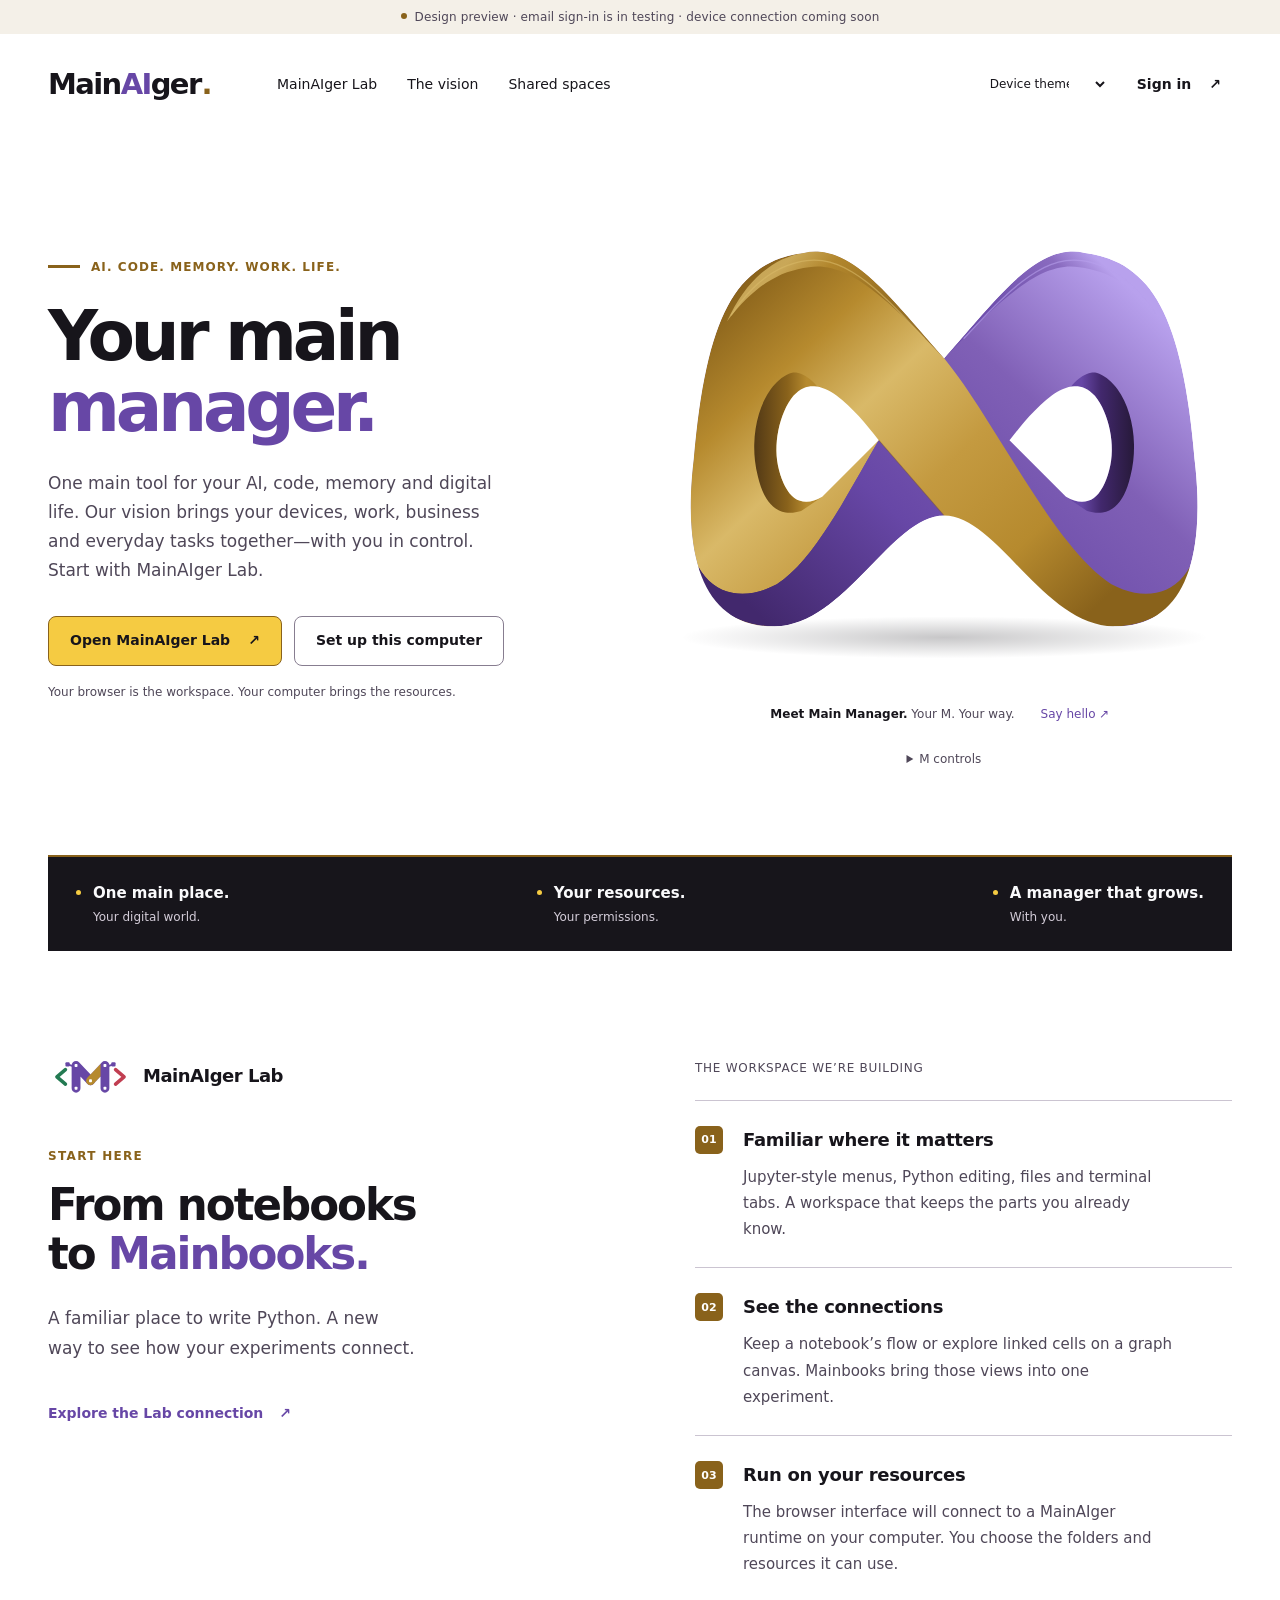
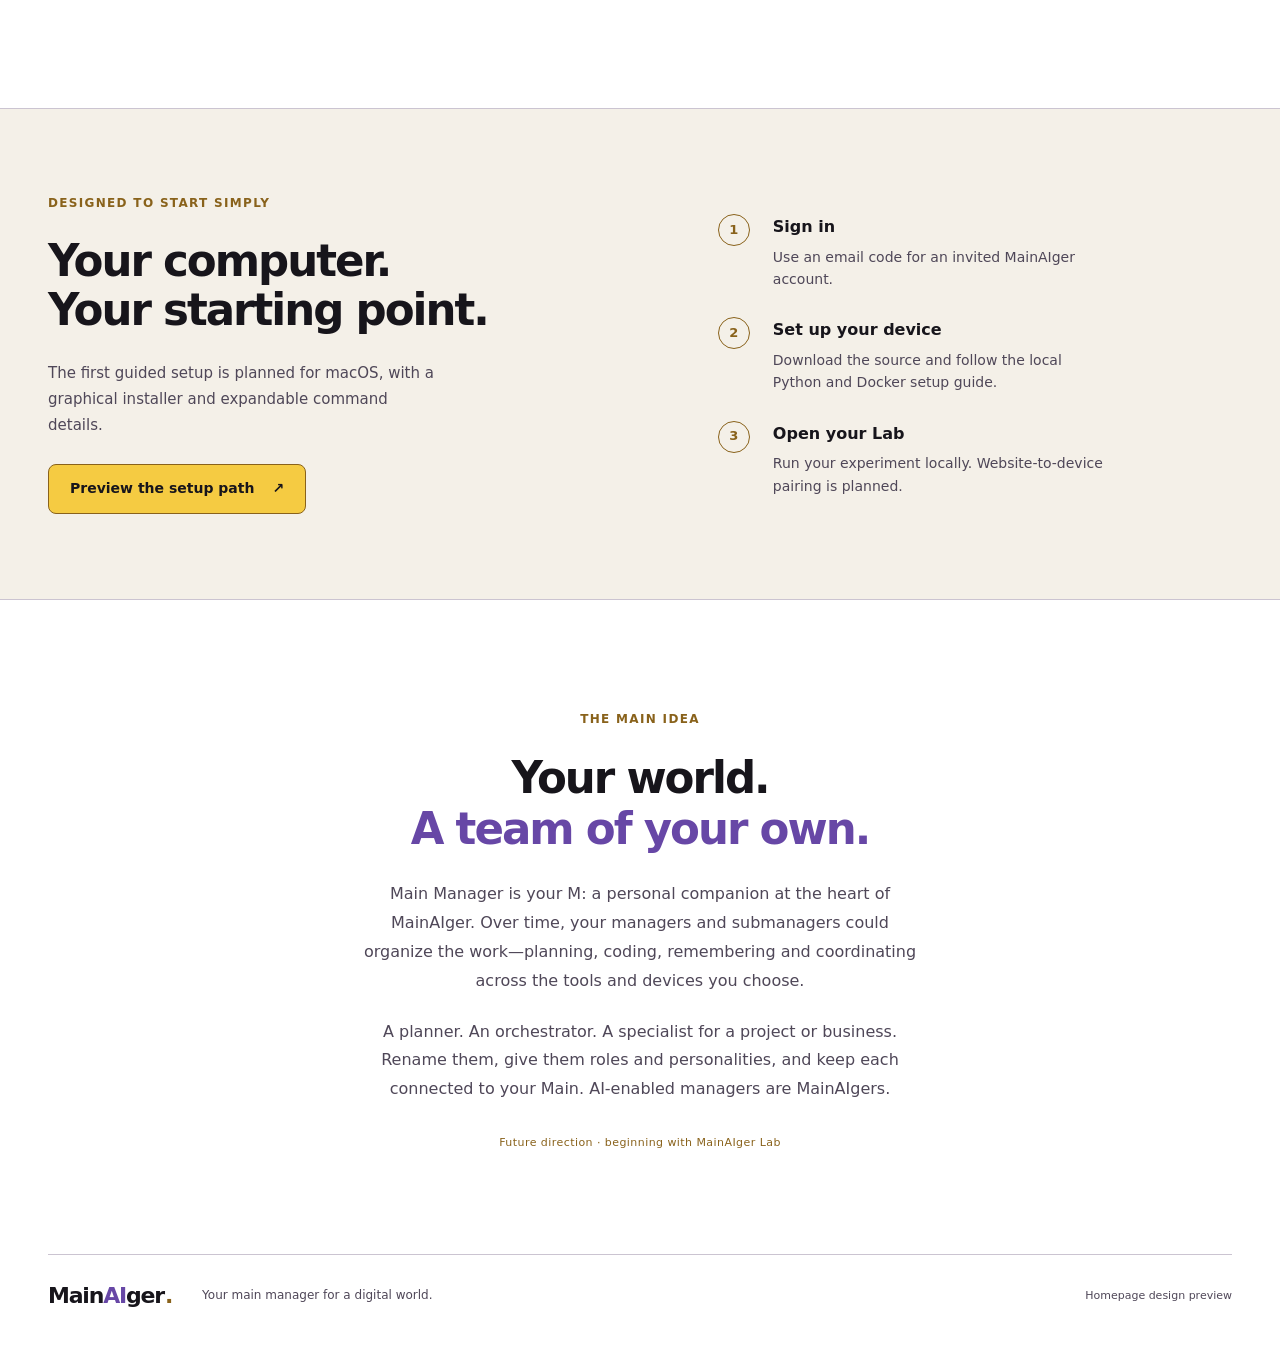
<file: site/index.html>
<!doctype html>
<html lang="en" data-theme="system">
<head>
  <meta charset="utf-8">
  <meta name="viewport" content="width=device-width,initial-scale=1">
  <meta name="description" content="MainAIger is the vision of a main manager for your AI, code, memory, devices, work and digital life. Start with MainAIger Lab.">
  <meta name="color-scheme" content="light dark">
  <title>MainAIger — Your main manager</title>
  <link rel="stylesheet" href="styles.css">
</head>
<body>
  <a class="skip-link" href="#main">Skip to content</a>
  <div class="preview-note"><span class="preview-dot" aria-hidden="true"></span>Design preview · email sign-in is in testing · device connection coming soon</div>
  <header class="site-header wrap">
    <a class="wordmark" href="#main" aria-label="MainAIger home">Main<span>AI</span>ger<span class="brand-stop" aria-hidden="true">.</span></a>
    <nav class="main-nav" aria-label="Main navigation">
      <a href="#lab">MainAIger Lab</a>
      <a href="#about">The vision</a>
      <a href="directory/">Shared spaces</a>
    </nav>
    <div class="header-actions">
      <label class="theme-control"><span class="sr-only">Appearance</span><select id="theme" aria-label="Appearance"><option value="system">Device theme</option><option value="light">Light</option><option value="dark">Dark</option></select></label>
      <button class="button button-quiet sign-in" type="button" data-open="signin">Sign in <span aria-hidden="true">↗</span></button>
    </div>
  </header>

  <main id="main">
    <section class="hero wrap" aria-labelledby="hero-title">
      <div class="hero-copy">
        <p class="eyebrow"><span></span> AI. Code. Memory. Work. Life.</p>
        <h1 id="hero-title">Your main<br><em>manager.</em></h1>
        <p class="hero-intro">One main tool for your AI, code, memory and digital life. Our vision brings your devices, work, business and everyday tasks together—with you in control. Start with MainAIger Lab.</p>
        <div class="hero-actions">
          <button type="button" class="button button-primary" data-open="lab">Open MainAIger Lab <span aria-hidden="true">↗</span></button>
          <button type="button" class="button button-outline" data-open="setup">Set up this computer</button>
        </div>
        <p class="hero-footnote">Your browser is the workspace. Your computer brings the resources.</p>
      </div>
      <div class="hero-visual">
        <div class="mascot-stage" id="mascot-stage">
          <div class="mascot-sculpture" id="mascot-sculpture">
            <svg xmlns="http://www.w3.org/2000/svg" xmlns:xlink="http://www.w3.org/1999/xlink" xmlns:inkscape="http://www.inkscape.org/namespaces/inkscape" viewBox="40 105 520 420" width="520" height="420" role="img" aria-labelledby="title desc" data-appearance="rest">
<title id="title">Main Manager — rest</title><desc id="desc">A fixed M ribbon sculpture with distinct purple and gold faces, paired inward upper folds and finished lower returns. Graphite recessed panels open before glowing hollow white pupils descend. Side pupils sit on the body-facing loop rim; both loop openings retain their exact original shape. Their meanings are unassigned.</desc>
<defs>
<linearGradient id="purple-face" x1="135" y1="470" x2="438" y2="145" gradientUnits="userSpaceOnUse"><stop stop-color="#42286D"/><stop offset=".34" stop-color="#6747A6"/><stop offset=".7" stop-color="#8060B6"/><stop offset="1" stop-color="#B8A1ED"/></linearGradient>
<linearGradient id="gold-face" x1="131" y1="155" x2="428" y2="469" gradientUnits="userSpaceOnUse"><stop stop-color="#89621B"/><stop offset=".19" stop-color="#B68A2E"/><stop offset=".36" stop-color="#D9B968"/><stop offset=".57" stop-color="#C49A40"/><stop offset=".8" stop-color="#B68A2E"/><stop offset="1" stop-color="#89621B"/></linearGradient>
<linearGradient id="gold-depth" x1="130" y1="312" x2="176" y2="312" gradientUnits="userSpaceOnUse"><stop stop-color="#553B16"/><stop offset=".62" stop-color="#89621B"/><stop offset="1" stop-color="#B68A2E"/></linearGradient>
<linearGradient id="purple-depth" x1="470" y1="312" x2="424" y2="312" gradientUnits="userSpaceOnUse"><stop stop-color="#281A3C"/><stop offset=".62" stop-color="#42286D"/><stop offset="1" stop-color="#6747A6"/></linearGradient>
<linearGradient id="purple-return" x1="122" y1="456" x2="198" y2="386" gradientUnits="userSpaceOnUse"><stop stop-color="#42286D"/><stop offset=".38" stop-color="#6747A6"/><stop offset="1" stop-color="#8060B6"/></linearGradient>
<linearGradient id="gold-top-fold" x1="162" y1="146" x2="226" y2="213" gradientUnits="userSpaceOnUse"><stop stop-color="#D9B968"/><stop offset=".31" stop-color="#B68A2E"/><stop offset="1" stop-color="#89621B"/></linearGradient>
<linearGradient id="purple-top-fold" x1="438" y1="146" x2="374" y2="213" gradientUnits="userSpaceOnUse"><stop stop-color="#B8A1ED"/><stop offset=".31" stop-color="#8060B6"/><stop offset="1" stop-color="#6747A6"/></linearGradient>
<linearGradient id="socket-depth" x1="0" y1="0" x2="0" y2="1"><stop stop-color="#111114"/><stop offset=".48" stop-color="#26252B"/><stop offset="1" stop-color="#49464F"/></linearGradient>
<filter id="pupil-glow" x="-110%" y="-65%" width="320%" height="230%" color-interpolation-filters="sRGB"><feGaussianBlur in="SourceGraphic" stdDeviation="1.35" result="blur"/><feComponentTransfer in="blur" result="halo"><feFuncA type="linear" slope=".75"/></feComponentTransfer><feMerge><feMergeNode in="halo"/><feMergeNode in="SourceGraphic"/></feMerge></filter>
<filter id="flow-soften" x="-25%" y="-25%" width="150%" height="150%"><feGaussianBlur stdDeviation="4"/></filter>
<radialGradient id="floor-shadow"><stop stop-color="#17151B" stop-opacity=".24"/><stop offset="1" stop-color="#17151B" stop-opacity="0"/></radialGradient>
<mask id="gold-flow-mask" maskUnits="userSpaceOnUse" x="0" y="0" width="600" height="600"><rect width="600" height="600" fill="black"/><path id="gold-flow-face" d="M 300 236 C 273.5 206 252.25 180 232.375 162.625 C 212.5 145.25 194 136.5 173 141 C 142.5 145 120.5 159.5 104.75 189 C 89 218.5 79.5 263 74 327 C 68.5 373.5 71.25 411.5 83.125 437.75 C 95 464 116 478.5 147 478 C 127 477.5 111.25 472 99.75 462.625 C 88.25 453.25 81 440 78 424 C 85.5 437.5 96.25 445.25 108.625 447.75 C 121 450.25 135 447.5 149 440 C 166 429 181.75 409 196.875 385.5 C 212 362 226.5 335 241 310 L 350 436 C 362.5 451 377.25 462 394.375 469 C 411.5 476 431 479 453 478 C 473 477.5 488.75 472 500.25 462.625 C 511.75 453.25 519 440 522 424 C 514.5 437.5 503.75 445.25 491.375 447.75 C 479 450.25 465 447.5 451 440 C 425 423.5 398.5 386.25 372.875 346.25 C 347.25 306.25 322.5 263.5 300 236 Z" data-rig="surface" data-rest-d="M 300 236 C 273.5 206 252.25 180 232.375 162.625 C 212.5 145.25 194 136.5 173 141 C 142.5 145 120.5 159.5 104.75 189 C 89 218.5 79.5 263 74 327 C 68.5 373.5 71.25 411.5 83.125 437.75 C 95 464 116 478.5 147 478 C 127 477.5 111.25 472 99.75 462.625 C 88.25 453.25 81 440 78 424 C 85.5 437.5 96.25 445.25 108.625 447.75 C 121 450.25 135 447.5 149 440 C 166 429 181.75 409 196.875 385.5 C 212 362 226.5 335 241 310 L 350 436 C 362.5 451 377.25 462 394.375 469 C 411.5 476 431 479 453 478 C 473 477.5 488.75 472 500.25 462.625 C 511.75 453.25 519 440 522 424 C 514.5 437.5 503.75 445.25 491.375 447.75 C 479 450.25 465 447.5 451 440 C 425 423.5 398.5 386.25 372.875 346.25 C 347.25 306.25 322.5 263.5 300 236 Z" data-center-d="M 300 236 C 273.5 206 252.25 180 232.375 162.625 C 212.5 145.25 194 136.5 173 141 C 142.5 145 120.5 159.5 104.75 189 C 89 218.5 79.5 263 74 327 C 68.5 373.5 71.25 411.5 83.125 437.75 C 95 464 116 478.5 147 478 C 127 477.5 111.25 472 99.75 462.625 C 88.25 453.25 81 440 78 424 C 85.5 437.5 96.25 445.25 108.625 447.75 C 121 450.25 135 447.5 149 440 C 166 429 181.75 409 196.875 385.5 C 212 364.661 226.5 338.416 241 310 L 350 436.526 C 362.5 451 377.25 462 394.375 469 C 411.5 476 431 479 453 478 C 473 477.5 488.75 472 500.25 462.625 C 511.75 453.25 519 440 522 424 C 514.5 437.5 503.75 445.25 491.375 447.75 C 479 450.25 465 447.5 451 440 C 425 423.5 398.5 386.301 372.875 353.431 C 347.25 306.25 322.5 263.5 300 236 Z" data-side-d="M 300 236 C 273.5 206 252.25 180 232.375 162.625 C 212.5 145.25 194 136.5 173 141 C 142.5 145 120.5 159.5 104.75 189 C 89 218.5 79.5 263 74 327 C 68.5 373.5 71.25 411.5 83.125 437.75 C 95 464 116 478.5 147 478 C 127 477.5 111.25 472 99.75 462.625 C 88.25 453.25 81 440 78 424 C 85.5 437.5 96.25 445.25 108.625 447.75 C 121 450.25 135 447.5 149 440 C 166 429 181.75 409 196.875 385.5 C 212 362 226.5 335 241 310 L 350 436 C 362.5 451 377.25 462 394.375 469 C 411.5 476 431 479 453 478 C 473 477.5 488.75 472 500.25 462.625 C 511.75 453.25 519 440 522 424 C 514.5 437.5 503.75 445.25 491.375 447.75 C 479 450.25 465 447.5 451 440 C 425 423.5 398.5 386.25 372.875 346.25 C 347.25 306.25 322.5 263.5 300 236 Z" fill="white"/><path id="gold-flow-return-exclusion" d="M 147 478 C 127 477.5 111.25 472 99.75 462.625 C 88.25 453.25 81 440 78 424 C 85.5 437.5 96.25 445.25 108.625 447.75 C 121 450.25 135 447.5 149 440 C 166 429 181.75 409 196.875 385.5 C 212 362 226.5 335 241 310 L 300 378 C 276 378 253.75 402.75 229.5 427.625 C 205.25 452.5 179 477.5 147 478 Z" data-rig="surface" data-rest-d="M 147 478 C 127 477.5 111.25 472 99.75 462.625 C 88.25 453.25 81 440 78 424 C 85.5 437.5 96.25 445.25 108.625 447.75 C 121 450.25 135 447.5 149 440 C 166 429 181.75 409 196.875 385.5 C 212 362 226.5 335 241 310 L 300 378 C 276 378 253.75 402.75 229.5 427.625 C 205.25 452.5 179 477.5 147 478 Z" data-center-d="M 147 478 C 127 477.5 111.25 472 99.75 462.625 C 88.25 453.25 81 440 78 424 C 85.5 437.5 96.25 445.25 108.625 447.75 C 121 450.25 135 447.5 149 440 C 166 429 181.75 409 196.875 385.5 C 212 364.661 226.5 338.416 241 310 L 300 438 C 276 431.287 253.75 428.951 229.5 429.585 C 205.25 452.5 179 477.5 147 478 Z" data-side-d="M 147 478 C 127 477.5 111.25 472 99.75 462.625 C 88.25 453.25 81 440 78 424 C 85.5 437.5 96.25 445.25 108.625 447.75 C 121 450.25 135 447.5 149 440 C 166 429 181.75 409 196.875 385.5 C 212 362 226.5 335 241 310 L 300 378 C 276 378 253.75 402.75 229.5 427.625 C 205.25 452.5 179 477.5 147 478 Z" fill="black"/></mask>
<mask id="purple-flow-mask" maskUnits="userSpaceOnUse" x="0" y="0" width="600" height="600"><rect width="600" height="600" fill="black"/><path id="purple-flow-face" d="M 300 236 C 273.5 206 252.25 180 232.375 162.625 C 212.5 145.25 194 136.5 173 141 C 142.5 145 120.5 159.5 104.75 189 C 89 218.5 79.5 263 74 327 C 68.5 373.5 71.25 411.5 83.125 437.75 C 95 464 116 478.5 147 478 C 179 477.5 205.25 452.5 229.5 427.625 C 253.75 402.75 276 378 300 378 C 324 378 346.25 402.75 370.5 427.625 C 394.75 452.5 421 477.5 453 478 C 484 478.5 505 464 516.875 437.75 C 528.75 411.5 531.5 373.5 526 327 C 520.5 263 511 218.5 495.25 189 C 479.5 159.5 457.5 145 427 141 C 406 136.5 387.5 145.25 367.625 162.625 C 347.75 180 326.5 206 300 236 Z" data-rig="surface" data-rest-d="M 300 236 C 273.5 206 252.25 180 232.375 162.625 C 212.5 145.25 194 136.5 173 141 C 142.5 145 120.5 159.5 104.75 189 C 89 218.5 79.5 263 74 327 C 68.5 373.5 71.25 411.5 83.125 437.75 C 95 464 116 478.5 147 478 C 179 477.5 205.25 452.5 229.5 427.625 C 253.75 402.75 276 378 300 378 C 324 378 346.25 402.75 370.5 427.625 C 394.75 452.5 421 477.5 453 478 C 484 478.5 505 464 516.875 437.75 C 528.75 411.5 531.5 373.5 526 327 C 520.5 263 511 218.5 495.25 189 C 479.5 159.5 457.5 145 427 141 C 406 136.5 387.5 145.25 367.625 162.625 C 347.75 180 326.5 206 300 236 Z" data-center-d="M 300 236 C 273.5 206 252.25 180 232.375 162.625 C 212.5 145.25 194 136.5 173 141 C 142.5 145 120.5 159.5 104.75 189 C 89 218.5 79.5 263 74 327 C 68.5 373.5 71.25 411.5 83.125 437.75 C 95 464 116 478.5 147 478 C 179 477.5 208.25 466.5 234 455.625 C 259.75 444.75 282 434 300 434 C 318 434 340.25 444.75 366 455.625 C 391.75 466.5 421 477.5 453 478 C 484 478.5 505 464 516.875 437.75 C 528.75 411.5 531.5 373.5 526 327 C 520.5 263 511 218.5 495.25 189 C 479.5 159.5 457.5 145 427 141 C 406 136.5 387.5 145.25 367.625 162.625 C 347.75 180 326.5 206 300 236 Z" data-side-d="M 300 236 C 273.5 206 252.25 180 232.375 162.625 C 212.5 145.25 194 136.5 173 141 C 142.5 145 120.5 159.5 104.75 189 C 89 218.5 79.5 263 74 327 C 68.5 373.5 71.25 411.5 83.125 437.75 C 95 464 116 478.5 147 478 C 179 477.5 205.25 452.5 229.5 427.625 C 253.75 402.75 276 378 300 378 C 324 378 346.25 402.75 370.5 427.625 C 394.75 452.5 421 477.5 453 478 C 484 478.5 505 464 516.875 437.75 C 528.75 411.5 531.5 373.5 526 327 C 520.5 263 511 218.5 495.25 189 C 479.5 159.5 457.5 145 427 141 C 406 136.5 387.5 145.25 367.625 162.625 C 347.75 180 326.5 206 300 236 Z" fill="white"/><path id="purple-flow-gold-exclusion" d="M 300 236 C 273.5 206 252.25 180 232.375 162.625 C 212.5 145.25 194 136.5 173 141 C 142.5 145 120.5 159.5 104.75 189 C 89 218.5 79.5 263 74 327 C 68.5 373.5 71.25 411.5 83.125 437.75 C 95 464 116 478.5 147 478 C 127 477.5 111.25 472 99.75 462.625 C 88.25 453.25 81 440 78 424 C 85.5 437.5 96.25 445.25 108.625 447.75 C 121 450.25 135 447.5 149 440 C 166 429 181.75 409 196.875 385.5 C 212 362 226.5 335 241 310 L 350 436 C 362.5 451 377.25 462 394.375 469 C 411.5 476 431 479 453 478 C 473 477.5 488.75 472 500.25 462.625 C 511.75 453.25 519 440 522 424 C 514.5 437.5 503.75 445.25 491.375 447.75 C 479 450.25 465 447.5 451 440 C 425 423.5 398.5 386.25 372.875 346.25 C 347.25 306.25 322.5 263.5 300 236 Z" data-rig="surface" data-rest-d="M 300 236 C 273.5 206 252.25 180 232.375 162.625 C 212.5 145.25 194 136.5 173 141 C 142.5 145 120.5 159.5 104.75 189 C 89 218.5 79.5 263 74 327 C 68.5 373.5 71.25 411.5 83.125 437.75 C 95 464 116 478.5 147 478 C 127 477.5 111.25 472 99.75 462.625 C 88.25 453.25 81 440 78 424 C 85.5 437.5 96.25 445.25 108.625 447.75 C 121 450.25 135 447.5 149 440 C 166 429 181.75 409 196.875 385.5 C 212 362 226.5 335 241 310 L 350 436 C 362.5 451 377.25 462 394.375 469 C 411.5 476 431 479 453 478 C 473 477.5 488.75 472 500.25 462.625 C 511.75 453.25 519 440 522 424 C 514.5 437.5 503.75 445.25 491.375 447.75 C 479 450.25 465 447.5 451 440 C 425 423.5 398.5 386.25 372.875 346.25 C 347.25 306.25 322.5 263.5 300 236 Z" data-center-d="M 300 236 C 273.5 206 252.25 180 232.375 162.625 C 212.5 145.25 194 136.5 173 141 C 142.5 145 120.5 159.5 104.75 189 C 89 218.5 79.5 263 74 327 C 68.5 373.5 71.25 411.5 83.125 437.75 C 95 464 116 478.5 147 478 C 127 477.5 111.25 472 99.75 462.625 C 88.25 453.25 81 440 78 424 C 85.5 437.5 96.25 445.25 108.625 447.75 C 121 450.25 135 447.5 149 440 C 166 429 181.75 409 196.875 385.5 C 212 364.661 226.5 338.416 241 310 L 350 436.526 C 362.5 451 377.25 462 394.375 469 C 411.5 476 431 479 453 478 C 473 477.5 488.75 472 500.25 462.625 C 511.75 453.25 519 440 522 424 C 514.5 437.5 503.75 445.25 491.375 447.75 C 479 450.25 465 447.5 451 440 C 425 423.5 398.5 386.301 372.875 353.431 C 347.25 306.25 322.5 263.5 300 236 Z" data-side-d="M 300 236 C 273.5 206 252.25 180 232.375 162.625 C 212.5 145.25 194 136.5 173 141 C 142.5 145 120.5 159.5 104.75 189 C 89 218.5 79.5 263 74 327 C 68.5 373.5 71.25 411.5 83.125 437.75 C 95 464 116 478.5 147 478 C 127 477.5 111.25 472 99.75 462.625 C 88.25 453.25 81 440 78 424 C 85.5 437.5 96.25 445.25 108.625 447.75 C 121 450.25 135 447.5 149 440 C 166 429 181.75 409 196.875 385.5 C 212 362 226.5 335 241 310 L 350 436 C 362.5 451 377.25 462 394.375 469 C 411.5 476 431 479 453 478 C 473 477.5 488.75 472 500.25 462.625 C 511.75 453.25 519 440 522 424 C 514.5 437.5 503.75 445.25 491.375 447.75 C 479 450.25 465 447.5 451 440 C 425 423.5 398.5 386.25 372.875 346.25 C 347.25 306.25 322.5 263.5 300 236 Z" fill="black"/><path id="purple-flow-return" d="M 147 478 C 127 477.5 111.25 472 99.75 462.625 C 88.25 453.25 81 440 78 424 C 85.5 437.5 96.25 445.25 108.625 447.75 C 121 450.25 135 447.5 149 440 C 166 429 181.75 409 196.875 385.5 C 212 362 226.5 335 241 310 L 300 378 C 276 378 253.75 402.75 229.5 427.625 C 205.25 452.5 179 477.5 147 478 Z" data-rig="surface" data-rest-d="M 147 478 C 127 477.5 111.25 472 99.75 462.625 C 88.25 453.25 81 440 78 424 C 85.5 437.5 96.25 445.25 108.625 447.75 C 121 450.25 135 447.5 149 440 C 166 429 181.75 409 196.875 385.5 C 212 362 226.5 335 241 310 L 300 378 C 276 378 253.75 402.75 229.5 427.625 C 205.25 452.5 179 477.5 147 478 Z" data-center-d="M 147 478 C 127 477.5 111.25 472 99.75 462.625 C 88.25 453.25 81 440 78 424 C 85.5 437.5 96.25 445.25 108.625 447.75 C 121 450.25 135 447.5 149 440 C 166 429 181.75 409 196.875 385.5 C 212 364.661 226.5 338.416 241 310 L 300 438 C 276 431.287 253.75 428.951 229.5 429.585 C 205.25 452.5 179 477.5 147 478 Z" data-side-d="M 147 478 C 127 477.5 111.25 472 99.75 462.625 C 88.25 453.25 81 440 78 424 C 85.5 437.5 96.25 445.25 108.625 447.75 C 121 450.25 135 447.5 149 440 C 166 429 181.75 409 196.875 385.5 C 212 362 226.5 335 241 310 L 300 378 C 276 378 253.75 402.75 229.5 427.625 C 205.25 452.5 179 477.5 147 478 Z" fill="white"/></mask>
<clipPath id="body-solid-clip"><path id="body-solid-boundary" d="M 300 236 C 273.5 206 252.25 180 232.375 162.625 C 212.5 145.25 194 136.5 173 141 C 142.5 145 120.5 159.5 104.75 189 C 89 218.5 79.5 263 74 327 C 68.5 373.5 71.25 411.5 83.125 437.75 C 95 464 116 478.5 147 478 C 179 477.5 205.25 452.5 229.5 427.625 C 253.75 402.75 276 378 300 378 C 324 378 346.25 402.75 370.5 427.625 C 394.75 452.5 421 477.5 453 478 C 484 478.5 505 464 516.875 437.75 C 528.75 411.5 531.5 373.5 526 327 C 520.5 263 511 218.5 495.25 189 C 479.5 159.5 457.5 145 427 141 C 406 136.5 387.5 145.25 367.625 162.625 C 347.75 180 326.5 206 300 236 Z" data-rig="surface" data-rest-d="M 300 236 C 273.5 206 252.25 180 232.375 162.625 C 212.5 145.25 194 136.5 173 141 C 142.5 145 120.5 159.5 104.75 189 C 89 218.5 79.5 263 74 327 C 68.5 373.5 71.25 411.5 83.125 437.75 C 95 464 116 478.5 147 478 C 179 477.5 205.25 452.5 229.5 427.625 C 253.75 402.75 276 378 300 378 C 324 378 346.25 402.75 370.5 427.625 C 394.75 452.5 421 477.5 453 478 C 484 478.5 505 464 516.875 437.75 C 528.75 411.5 531.5 373.5 526 327 C 520.5 263 511 218.5 495.25 189 C 479.5 159.5 457.5 145 427 141 C 406 136.5 387.5 145.25 367.625 162.625 C 347.75 180 326.5 206 300 236 Z" data-center-d="M 300 236 C 273.5 206 252.25 180 232.375 162.625 C 212.5 145.25 194 136.5 173 141 C 142.5 145 120.5 159.5 104.75 189 C 89 218.5 79.5 263 74 327 C 68.5 373.5 71.25 411.5 83.125 437.75 C 95 464 116 478.5 147 478 C 179 477.5 208.25 466.5 234 455.625 C 259.75 444.75 282 434 300 434 C 318 434 340.25 444.75 366 455.625 C 391.75 466.5 421 477.5 453 478 C 484 478.5 505 464 516.875 437.75 C 528.75 411.5 531.5 373.5 526 327 C 520.5 263 511 218.5 495.25 189 C 479.5 159.5 457.5 145 427 141 C 406 136.5 387.5 145.25 367.625 162.625 C 347.75 180 326.5 206 300 236 Z" data-side-d="M 300 236 C 273.5 206 252.25 180 232.375 162.625 C 212.5 145.25 194 136.5 173 141 C 142.5 145 120.5 159.5 104.75 189 C 89 218.5 79.5 263 74 327 C 68.5 373.5 71.25 411.5 83.125 437.75 C 95 464 116 478.5 147 478 C 179 477.5 205.25 452.5 229.5 427.625 C 253.75 402.75 276 378 300 378 C 324 378 346.25 402.75 370.5 427.625 C 394.75 452.5 421 477.5 453 478 C 484 478.5 505 464 516.875 437.75 C 528.75 411.5 531.5 373.5 526 327 C 520.5 263 511 218.5 495.25 189 C 479.5 159.5 457.5 145 427 141 C 406 136.5 387.5 145.25 367.625 162.625 C 347.75 180 326.5 206 300 236 Z" /></clipPath>
<mask id="ribbon-mask" maskUnits="userSpaceOnUse" x="0" y="0" width="600" height="600"><rect width="600" height="600" fill="black"/><path id="outer-mask" d="M 300 236 C 273.5 206 252.25 180 232.375 162.625 C 212.5 145.25 194 136.5 173 141 C 142.5 145 120.5 159.5 104.75 189 C 89 218.5 79.5 263 74 327 C 68.5 373.5 71.25 411.5 83.125 437.75 C 95 464 116 478.5 147 478 C 179 477.5 205.25 452.5 229.5 427.625 C 253.75 402.75 276 378 300 378 C 324 378 346.25 402.75 370.5 427.625 C 394.75 452.5 421 477.5 453 478 C 484 478.5 505 464 516.875 437.75 C 528.75 411.5 531.5 373.5 526 327 C 520.5 263 511 218.5 495.25 189 C 479.5 159.5 457.5 145 427 141 C 406 136.5 387.5 145.25 367.625 162.625 C 347.75 180 326.5 206 300 236 Z" data-rig="surface" data-rest-d="M 300 236 C 273.5 206 252.25 180 232.375 162.625 C 212.5 145.25 194 136.5 173 141 C 142.5 145 120.5 159.5 104.75 189 C 89 218.5 79.5 263 74 327 C 68.5 373.5 71.25 411.5 83.125 437.75 C 95 464 116 478.5 147 478 C 179 477.5 205.25 452.5 229.5 427.625 C 253.75 402.75 276 378 300 378 C 324 378 346.25 402.75 370.5 427.625 C 394.75 452.5 421 477.5 453 478 C 484 478.5 505 464 516.875 437.75 C 528.75 411.5 531.5 373.5 526 327 C 520.5 263 511 218.5 495.25 189 C 479.5 159.5 457.5 145 427 141 C 406 136.5 387.5 145.25 367.625 162.625 C 347.75 180 326.5 206 300 236 Z" data-center-d="M 300 236 C 273.5 206 252.25 180 232.375 162.625 C 212.5 145.25 194 136.5 173 141 C 142.5 145 120.5 159.5 104.75 189 C 89 218.5 79.5 263 74 327 C 68.5 373.5 71.25 411.5 83.125 437.75 C 95 464 116 478.5 147 478 C 179 477.5 208.25 466.5 234 455.625 C 259.75 444.75 282 434 300 434 C 318 434 340.25 444.75 366 455.625 C 391.75 466.5 421 477.5 453 478 C 484 478.5 505 464 516.875 437.75 C 528.75 411.5 531.5 373.5 526 327 C 520.5 263 511 218.5 495.25 189 C 479.5 159.5 457.5 145 427 141 C 406 136.5 387.5 145.25 367.625 162.625 C 347.75 180 326.5 206 300 236 Z" data-side-d="M 300 236 C 273.5 206 252.25 180 232.375 162.625 C 212.5 145.25 194 136.5 173 141 C 142.5 145 120.5 159.5 104.75 189 C 89 218.5 79.5 263 74 327 C 68.5 373.5 71.25 411.5 83.125 437.75 C 95 464 116 478.5 147 478 C 179 477.5 205.25 452.5 229.5 427.625 C 253.75 402.75 276 378 300 378 C 324 378 346.25 402.75 370.5 427.625 C 394.75 452.5 421 477.5 453 478 C 484 478.5 505 464 516.875 437.75 C 528.75 411.5 531.5 373.5 526 327 C 520.5 263 511 218.5 495.25 189 C 479.5 159.5 457.5 145 427 141 C 406 136.5 387.5 145.25 367.625 162.625 C 347.75 180 326.5 206 300 236 Z" fill="white" data-edge-outline="true"/><path id="left-opening" d="M 164 270 C 157.5 278 152.75 289.25 150.375 301.25 C 148 313.25 148 326 151 337 C 154 348.5 158.5 357.5 164.875 362.125 C 171.25 366.75 179.5 367 190 361 L 241 310 C 230 296 216.5 279.5 202.875 269.75 C 189.25 260 175.5 257 164 270 Z" data-rig="surface" data-rest-d="M 164 270 C 157.5 278 152.75 289.25 150.375 301.25 C 148 313.25 148 326 151 337 C 154 348.5 158.5 357.5 164.875 362.125 C 171.25 366.75 179.5 367 190 361 L 241 310 C 230 296 216.5 279.5 202.875 269.75 C 189.25 260 175.5 257 164 270 Z" data-center-d="M 164 270 C 157.5 278 152.75 289.25 150.375 301.25 C 148 313.25 148 326 151 337 C 154 348.5 158.5 357.5 164.875 362.125 C 171.25 366.75 179.5 367 190 361 L 241 310 C 230 296 216.5 279.5 202.875 269.75 C 189.25 260 175.5 257 164 270 Z" data-side-d="M 164 270 C 157.5 278 152.75 289.25 150.375 301.25 C 148 313.25 148 326 151 337 C 154 348.5 158.5 357.5 164.875 362.125 C 171.25 366.75 179.5 367 190 361 L 241 310 C 230 296 216.5 279.5 202.875 269.75 C 189.25 260 175.5 257 164 270 Z" fill="black"/><path id="right-opening" d="M 436 270 C 442.5 278 447.25 289.25 449.625 301.25 C 452 313.25 452 326 449 337 C 446 348.5 441.5 357.5 435.125 362.125 C 428.75 366.75 420.5 367 410 361 L 359 310 C 370 296 383.5 279.5 397.125 269.75 C 410.75 260 424.5 257 436 270 Z" data-rig="surface" data-rest-d="M 436 270 C 442.5 278 447.25 289.25 449.625 301.25 C 452 313.25 452 326 449 337 C 446 348.5 441.5 357.5 435.125 362.125 C 428.75 366.75 420.5 367 410 361 L 359 310 C 370 296 383.5 279.5 397.125 269.75 C 410.75 260 424.5 257 436 270 Z" data-center-d="M 436 270 C 442.5 278 447.25 289.25 449.625 301.25 C 452 313.25 452 326 449 337 C 446 348.5 441.5 357.5 435.125 362.125 C 428.75 366.75 420.5 367 410 361 L 359 310 C 370 296 383.5 279.5 397.125 269.75 C 410.75 260 424.5 257 436 270 Z" data-side-d="M 436 270 C 442.5 278 447.25 289.25 449.625 301.25 C 452 313.25 452 326 449 337 C 446 348.5 441.5 357.5 435.125 362.125 C 428.75 366.75 420.5 367 410 361 L 359 310 C 370 296 383.5 279.5 397.125 269.75 C 410.75 260 424.5 257 436 270 Z" fill="black"/><path id="center-cavity" d="M 300 388 C 300 388 300 388 300 388 C 300 388 300 388 300 388 C 300 388 300 388 300 388 C 300 388 300 388 300 388 L 300 388 C 300 388 300 388 300 388 C 300 388 300 388 300 388 C 300 388 300 388 300 388 C 300 388 300 388 300 388 Z" data-rig="surface" data-rest-d="M 300 388 C 300 388 300 388 300 388 C 300 388 300 388 300 388 C 300 388 300 388 300 388 C 300 388 300 388 300 388 L 300 388 C 300 388 300 388 300 388 C 300 388 300 388 300 388 C 300 388 300 388 300 388 C 300 388 300 388 300 388 Z" data-center-d="M 266 399 C 266 395.5 269.75 392.5 275.875 390.375 C 282 388.25 290.5 387 300 387 C 309.5 387 318 388.25 324.125 390.375 C 330.25 392.5 334 395.5 334 399 L 334 412 C 334 417 330.25 421 324.125 423.75 C 318 426.5 309.5 428 300 428 C 290.5 428 282 426.5 275.875 423.75 C 269.75 421 266 417 266 412 Z" data-side-d="M 300 388 C 300 388 300 388 300 388 C 300 388 300 388 300 388 C 300 388 300 388 300 388 C 300 388 300 388 300 388 L 300 388 C 300 388 300 388 300 388 C 300 388 300 388 300 388 C 300 388 300 388 300 388 C 300 388 300 388 300 388 Z" fill="black"/><path id="left-pupil-cavity" d="M 236 338 C 236 338 236 338 236 338 C 236 338 236 338 236 338 C 236 338 236 338 236 338 C 236 338 236 338 236 338 C 236 338 236 338 236 338 C 236 338 236 338 236 338 C 236 338 236 338 236 338 C 236 338 236 338 236 338 Z" data-rig="surface" data-rest-d="M 236 338 C 236 338 236 338 236 338 C 236 338 236 338 236 338 C 236 338 236 338 236 338 C 236 338 236 338 236 338 C 236 338 236 338 236 338 C 236 338 236 338 236 338 C 236 338 236 338 236 338 C 236 338 236 338 236 338 Z" data-center-d="M 236 338 C 236 338 236 338 236 338 C 236 338 236 338 236 338 C 236 338 236 338 236 338 C 236 338 236 338 236 338 C 236 338 236 338 236 338 C 236 338 236 338 236 338 C 236 338 236 338 236 338 C 236 338 236 338 236 338 Z" data-side-d="M 228.575 330.575 C 233.457 325.693 238.707 322.105 243.25 320.25 C 247.792 318.394 251.627 318.272 253.678 320.322 C 255.728 322.373 255.606 326.207 253.75 330.75 C 251.895 335.293 248.306 340.543 243.425 345.425 C 238.543 350.307 233.293 353.895 228.75 355.75 C 224.208 357.606 220.373 357.728 218.322 355.678 C 216.272 353.627 216.394 349.793 218.25 345.25 C 220.105 340.707 223.694 335.457 228.575 330.575 Z" fill="black"/><path id="right-pupil-cavity" d="M 364 338 C 364 338 364 338 364 338 C 364 338 364 338 364 338 C 364 338 364 338 364 338 C 364 338 364 338 364 338 C 364 338 364 338 364 338 C 364 338 364 338 364 338 C 364 338 364 338 364 338 C 364 338 364 338 364 338 Z" data-rig="surface" data-rest-d="M 364 338 C 364 338 364 338 364 338 C 364 338 364 338 364 338 C 364 338 364 338 364 338 C 364 338 364 338 364 338 C 364 338 364 338 364 338 C 364 338 364 338 364 338 C 364 338 364 338 364 338 C 364 338 364 338 364 338 Z" data-center-d="M 364 338 C 364 338 364 338 364 338 C 364 338 364 338 364 338 C 364 338 364 338 364 338 C 364 338 364 338 364 338 C 364 338 364 338 364 338 C 364 338 364 338 364 338 C 364 338 364 338 364 338 C 364 338 364 338 364 338 Z" data-side-d="M 371.425 330.575 C 366.543 325.693 361.293 322.105 356.75 320.25 C 352.207 318.394 348.373 318.272 346.322 320.322 C 344.272 322.373 344.394 326.207 346.25 330.75 C 348.105 335.293 351.693 340.543 356.575 345.425 C 361.457 350.307 366.707 353.895 371.25 355.75 C 375.793 357.606 379.627 357.728 381.678 355.678 C 383.728 353.627 383.606 349.793 381.75 345.25 C 379.895 340.707 376.307 335.457 371.425 330.575 Z" fill="black"/></mask>
<clipPath id="center-eye-cavity-clip"><use href="#center-cavity" xlink:href="#center-cavity"/></clipPath>
<clipPath id="side-eye-cavity-clip"><use href="#left-pupil-cavity" xlink:href="#left-pupil-cavity"/><use href="#right-pupil-cavity" xlink:href="#right-pupil-cavity"/></clipPath>
</defs><g id="shadow"><ellipse cx="300" cy="488" rx="238" ry="19" fill="url(#floor-shadow)"/></g><g id="body"><g clip-path="url(#body-solid-clip)"><g id="eyes-center" clip-path="url(#center-eye-cavity-clip)" data-eye-group="center" opacity="0">
<path id="center-socket-back" d="M 245 370 L 355 370 L 355 446 L 245 446 Z" data-rig="surface" data-rest-d="M 245 370 L 355 370 L 355 446 L 245 446 Z" data-center-d="M 245 370 L 355 370 L 355 446 L 245 446 Z" data-side-d="M 245 370 L 355 370 L 355 446 L 245 446 Z" fill="url(#socket-depth)"/>
<use href="#center-cavity" xlink:href="#center-cavity" fill="none" stroke="#08080B" stroke-width="3.2" opacity=".65"/><use href="#center-cavity" xlink:href="#center-cavity" fill="none" stroke="#E5E1EC" stroke-width=".85" opacity=".28"/>
<path id="center-pupil-left" d="M 281.2 411 C 281.2 408.432 281.737 406.107 282.606 404.424 C 283.475 402.741 284.675 401.7 286 401.7 C 287.325 401.7 288.525 402.741 289.394 404.424 C 290.263 406.107 290.8 408.432 290.8 411 C 290.8 413.568 290.263 415.893 289.394 417.576 C 288.525 419.259 287.325 420.3 286 420.3 C 284.675 420.3 283.475 419.259 282.606 417.576 C 281.737 415.893 281.2 413.568 281.2 411 Z" data-rig="surface" data-rest-d="M 281.2 411 C 281.2 408.432 281.737 406.107 282.606 404.424 C 283.475 402.741 284.675 401.7 286 401.7 C 287.325 401.7 288.525 402.741 289.394 404.424 C 290.263 406.107 290.8 408.432 290.8 411 C 290.8 413.568 290.263 415.893 289.394 417.576 C 288.525 419.259 287.325 420.3 286 420.3 C 284.675 420.3 283.475 419.259 282.606 417.576 C 281.737 415.893 281.2 413.568 281.2 411 Z" data-center-d="M 281.2 411 C 281.2 408.432 281.737 406.107 282.606 404.424 C 283.475 402.741 284.675 401.7 286 401.7 C 287.325 401.7 288.525 402.741 289.394 404.424 C 290.263 406.107 290.8 408.432 290.8 411 C 290.8 413.568 290.263 415.893 289.394 417.576 C 288.525 419.259 287.325 420.3 286 420.3 C 284.675 420.3 283.475 419.259 282.606 417.576 C 281.737 415.893 281.2 413.568 281.2 411 Z" data-side-d="M 281.2 411 C 281.2 408.432 281.737 406.107 282.606 404.424 C 283.475 402.741 284.675 401.7 286 401.7 C 287.325 401.7 288.525 402.741 289.394 404.424 C 290.263 406.107 290.8 408.432 290.8 411 C 290.8 413.568 290.263 415.893 289.394 417.576 C 288.525 419.259 287.325 420.3 286 420.3 C 284.675 420.3 283.475 419.259 282.606 417.576 C 281.737 415.893 281.2 413.568 281.2 411 Z" fill="none" stroke="#FAFAFC" stroke-width="2.7" filter="url(#pupil-glow)" data-pupil-kind="center" data-pupil-drop="18"/>
<path id="center-pupil-right" d="M 309.2 411 C 309.2 408.432 309.737 406.107 310.606 404.424 C 311.475 402.741 312.675 401.7 314 401.7 C 315.325 401.7 316.525 402.741 317.394 404.424 C 318.263 406.107 318.8 408.432 318.8 411 C 318.8 413.568 318.263 415.893 317.394 417.576 C 316.525 419.259 315.325 420.3 314 420.3 C 312.675 420.3 311.475 419.259 310.606 417.576 C 309.737 415.893 309.2 413.568 309.2 411 Z" data-rig="surface" data-rest-d="M 309.2 411 C 309.2 408.432 309.737 406.107 310.606 404.424 C 311.475 402.741 312.675 401.7 314 401.7 C 315.325 401.7 316.525 402.741 317.394 404.424 C 318.263 406.107 318.8 408.432 318.8 411 C 318.8 413.568 318.263 415.893 317.394 417.576 C 316.525 419.259 315.325 420.3 314 420.3 C 312.675 420.3 311.475 419.259 310.606 417.576 C 309.737 415.893 309.2 413.568 309.2 411 Z" data-center-d="M 309.2 411 C 309.2 408.432 309.737 406.107 310.606 404.424 C 311.475 402.741 312.675 401.7 314 401.7 C 315.325 401.7 316.525 402.741 317.394 404.424 C 318.263 406.107 318.8 408.432 318.8 411 C 318.8 413.568 318.263 415.893 317.394 417.576 C 316.525 419.259 315.325 420.3 314 420.3 C 312.675 420.3 311.475 419.259 310.606 417.576 C 309.737 415.893 309.2 413.568 309.2 411 Z" data-side-d="M 309.2 411 C 309.2 408.432 309.737 406.107 310.606 404.424 C 311.475 402.741 312.675 401.7 314 401.7 C 315.325 401.7 316.525 402.741 317.394 404.424 C 318.263 406.107 318.8 408.432 318.8 411 C 318.8 413.568 318.263 415.893 317.394 417.576 C 316.525 419.259 315.325 420.3 314 420.3 C 312.675 420.3 311.475 419.259 310.606 417.576 C 309.737 415.893 309.2 413.568 309.2 411 Z" fill="none" stroke="#FAFAFC" stroke-width="2.7" filter="url(#pupil-glow)" data-pupil-kind="center" data-pupil-drop="18"/>
</g><g id="eyes-side" clip-path="url(#side-eye-cavity-clip)" data-eye-group="side" opacity="0">
<path id="side-socket-left" d="M 200 300 L 272 300 L 272 376 L 200 376 Z" data-rig="surface" data-rest-d="M 200 300 L 272 300 L 272 376 L 200 376 Z" data-center-d="M 200 300 L 272 300 L 272 376 L 200 376 Z" data-side-d="M 200 300 L 272 300 L 272 376 L 200 376 Z" fill="url(#socket-depth)"/>
<path id="side-socket-right" d="M 328 300 L 400 300 L 400 376 L 328 376 Z" data-rig="surface" data-rest-d="M 328 300 L 400 300 L 400 376 L 328 376 Z" data-center-d="M 328 300 L 400 300 L 400 376 L 328 376 Z" data-side-d="M 328 300 L 400 300 L 400 376 L 328 376 Z" fill="url(#socket-depth)"/>
<use href="#left-pupil-cavity" xlink:href="#left-pupil-cavity" fill="none" stroke="#08080B" stroke-width="3.2" opacity=".65"/><use href="#left-pupil-cavity" xlink:href="#left-pupil-cavity" fill="none" stroke="#E5E1EC" stroke-width=".85" opacity=".28"/><use href="#right-pupil-cavity" xlink:href="#right-pupil-cavity" fill="none" stroke="#08080B" stroke-width="3.2" opacity=".65"/><use href="#right-pupil-cavity" xlink:href="#right-pupil-cavity" fill="none" stroke="#E5E1EC" stroke-width=".85" opacity=".28"/>
<path id="side-pupil-left" d="M 231.5 338 C 231.5 335.791 232.004 333.791 232.818 332.343 C 233.632 330.895 234.757 330 236 330 C 237.243 330 238.368 330.895 239.182 332.343 C 239.996 333.791 240.5 335.791 240.5 338 C 240.5 340.209 239.996 342.209 239.182 343.657 C 238.368 345.105 237.243 346 236 346 C 234.757 346 233.632 345.105 232.818 343.657 C 232.004 342.209 231.5 340.209 231.5 338 Z" data-rig="surface" data-rest-d="M 231.5 338 C 231.5 335.791 232.004 333.791 232.818 332.343 C 233.632 330.895 234.757 330 236 330 C 237.243 330 238.368 330.895 239.182 332.343 C 239.996 333.791 240.5 335.791 240.5 338 C 240.5 340.209 239.996 342.209 239.182 343.657 C 238.368 345.105 237.243 346 236 346 C 234.757 346 233.632 345.105 232.818 343.657 C 232.004 342.209 231.5 340.209 231.5 338 Z" data-center-d="M 231.5 338 C 231.5 335.791 232.004 333.791 232.818 332.343 C 233.632 330.895 234.757 330 236 330 C 237.243 330 238.368 330.895 239.182 332.343 C 239.996 333.791 240.5 335.791 240.5 338 C 240.5 340.209 239.996 342.209 239.182 343.657 C 238.368 345.105 237.243 346 236 346 C 234.757 346 233.632 345.105 232.818 343.657 C 232.004 342.209 231.5 340.209 231.5 338 Z" data-side-d="M 231.5 338 C 231.5 335.791 232.004 333.791 232.818 332.343 C 233.632 330.895 234.757 330 236 330 C 237.243 330 238.368 330.895 239.182 332.343 C 239.996 333.791 240.5 335.791 240.5 338 C 240.5 340.209 239.996 342.209 239.182 343.657 C 238.368 345.105 237.243 346 236 346 C 234.757 346 233.632 345.105 232.818 343.657 C 232.004 342.209 231.5 340.209 231.5 338 Z" fill="none" stroke="#FAFAFC" stroke-width="2.6" filter="url(#pupil-glow)" data-pupil-kind="side" data-pupil-drop="22"/>
<path id="side-pupil-right" d="M 359.5 338 C 359.5 335.791 360.004 333.791 360.818 332.343 C 361.632 330.895 362.757 330 364 330 C 365.243 330 366.368 330.895 367.182 332.343 C 367.996 333.791 368.5 335.791 368.5 338 C 368.5 340.209 367.996 342.209 367.182 343.657 C 366.368 345.105 365.243 346 364 346 C 362.757 346 361.632 345.105 360.818 343.657 C 360.004 342.209 359.5 340.209 359.5 338 Z" data-rig="surface" data-rest-d="M 359.5 338 C 359.5 335.791 360.004 333.791 360.818 332.343 C 361.632 330.895 362.757 330 364 330 C 365.243 330 366.368 330.895 367.182 332.343 C 367.996 333.791 368.5 335.791 368.5 338 C 368.5 340.209 367.996 342.209 367.182 343.657 C 366.368 345.105 365.243 346 364 346 C 362.757 346 361.632 345.105 360.818 343.657 C 360.004 342.209 359.5 340.209 359.5 338 Z" data-center-d="M 359.5 338 C 359.5 335.791 360.004 333.791 360.818 332.343 C 361.632 330.895 362.757 330 364 330 C 365.243 330 366.368 330.895 367.182 332.343 C 367.996 333.791 368.5 335.791 368.5 338 C 368.5 340.209 367.996 342.209 367.182 343.657 C 366.368 345.105 365.243 346 364 346 C 362.757 346 361.632 345.105 360.818 343.657 C 360.004 342.209 359.5 340.209 359.5 338 Z" data-side-d="M 359.5 338 C 359.5 335.791 360.004 333.791 360.818 332.343 C 361.632 330.895 362.757 330 364 330 C 365.243 330 366.368 330.895 367.182 332.343 C 367.996 333.791 368.5 335.791 368.5 338 C 368.5 340.209 367.996 342.209 367.182 343.657 C 366.368 345.105 365.243 346 364 346 C 362.757 346 361.632 345.105 360.818 343.657 C 360.004 342.209 359.5 340.209 359.5 338 Z" fill="none" stroke="#FAFAFC" stroke-width="2.6" filter="url(#pupil-glow)" data-pupil-kind="side" data-pupil-drop="22"/>
</g></g><g id="ribbon-surfaces" mask="url(#ribbon-mask)"><path id="purple-material-face" d="M 300 236 C 273.5 206 252.25 180 232.375 162.625 C 212.5 145.25 194 136.5 173 141 C 142.5 145 120.5 159.5 104.75 189 C 89 218.5 79.5 263 74 327 C 68.5 373.5 71.25 411.5 83.125 437.75 C 95 464 116 478.5 147 478 C 179 477.5 205.25 452.5 229.5 427.625 C 253.75 402.75 276 378 300 378 C 324 378 346.25 402.75 370.5 427.625 C 394.75 452.5 421 477.5 453 478 C 484 478.5 505 464 516.875 437.75 C 528.75 411.5 531.5 373.5 526 327 C 520.5 263 511 218.5 495.25 189 C 479.5 159.5 457.5 145 427 141 C 406 136.5 387.5 145.25 367.625 162.625 C 347.75 180 326.5 206 300 236 Z" data-rig="surface" data-rest-d="M 300 236 C 273.5 206 252.25 180 232.375 162.625 C 212.5 145.25 194 136.5 173 141 C 142.5 145 120.5 159.5 104.75 189 C 89 218.5 79.5 263 74 327 C 68.5 373.5 71.25 411.5 83.125 437.75 C 95 464 116 478.5 147 478 C 179 477.5 205.25 452.5 229.5 427.625 C 253.75 402.75 276 378 300 378 C 324 378 346.25 402.75 370.5 427.625 C 394.75 452.5 421 477.5 453 478 C 484 478.5 505 464 516.875 437.75 C 528.75 411.5 531.5 373.5 526 327 C 520.5 263 511 218.5 495.25 189 C 479.5 159.5 457.5 145 427 141 C 406 136.5 387.5 145.25 367.625 162.625 C 347.75 180 326.5 206 300 236 Z" data-center-d="M 300 236 C 273.5 206 252.25 180 232.375 162.625 C 212.5 145.25 194 136.5 173 141 C 142.5 145 120.5 159.5 104.75 189 C 89 218.5 79.5 263 74 327 C 68.5 373.5 71.25 411.5 83.125 437.75 C 95 464 116 478.5 147 478 C 179 477.5 208.25 466.5 234 455.625 C 259.75 444.75 282 434 300 434 C 318 434 340.25 444.75 366 455.625 C 391.75 466.5 421 477.5 453 478 C 484 478.5 505 464 516.875 437.75 C 528.75 411.5 531.5 373.5 526 327 C 520.5 263 511 218.5 495.25 189 C 479.5 159.5 457.5 145 427 141 C 406 136.5 387.5 145.25 367.625 162.625 C 347.75 180 326.5 206 300 236 Z" data-side-d="M 300 236 C 273.5 206 252.25 180 232.375 162.625 C 212.5 145.25 194 136.5 173 141 C 142.5 145 120.5 159.5 104.75 189 C 89 218.5 79.5 263 74 327 C 68.5 373.5 71.25 411.5 83.125 437.75 C 95 464 116 478.5 147 478 C 179 477.5 205.25 452.5 229.5 427.625 C 253.75 402.75 276 378 300 378 C 324 378 346.25 402.75 370.5 427.625 C 394.75 452.5 421 477.5 453 478 C 484 478.5 505 464 516.875 437.75 C 528.75 411.5 531.5 373.5 526 327 C 520.5 263 511 218.5 495.25 189 C 479.5 159.5 457.5 145 427 141 C 406 136.5 387.5 145.25 367.625 162.625 C 347.75 180 326.5 206 300 236 Z" fill="url(#purple-face)" data-material="purple"/><path id="crossing-shadow" d="M 241 310 L 350 436 C 362.5 451 377.25 462 394.375 469 C 411.5 476 431 479 453 478" data-rig="surface" data-rest-d="M 241 310 L 350 436 C 362.5 451 377.25 462 394.375 469 C 411.5 476 431 479 453 478" data-center-d="M 241 310 L 350 436.526 C 362.5 451 377.25 462 394.375 469 C 411.5 476 431 479 453 478" data-side-d="M 241 310 L 350 436 C 362.5 451 377.25 462 394.375 469 C 411.5 476 431 479 453 478" fill="none" stroke="#281A3C" stroke-width="5" opacity=".23"/><path id="gold-material-face" d="M 300 236 C 273.5 206 252.25 180 232.375 162.625 C 212.5 145.25 194 136.5 173 141 C 142.5 145 120.5 159.5 104.75 189 C 89 218.5 79.5 263 74 327 C 68.5 373.5 71.25 411.5 83.125 437.75 C 95 464 116 478.5 147 478 C 127 477.5 111.25 472 99.75 462.625 C 88.25 453.25 81 440 78 424 C 85.5 437.5 96.25 445.25 108.625 447.75 C 121 450.25 135 447.5 149 440 C 166 429 181.75 409 196.875 385.5 C 212 362 226.5 335 241 310 L 350 436 C 362.5 451 377.25 462 394.375 469 C 411.5 476 431 479 453 478 C 473 477.5 488.75 472 500.25 462.625 C 511.75 453.25 519 440 522 424 C 514.5 437.5 503.75 445.25 491.375 447.75 C 479 450.25 465 447.5 451 440 C 425 423.5 398.5 386.25 372.875 346.25 C 347.25 306.25 322.5 263.5 300 236 Z" data-rig="surface" data-rest-d="M 300 236 C 273.5 206 252.25 180 232.375 162.625 C 212.5 145.25 194 136.5 173 141 C 142.5 145 120.5 159.5 104.75 189 C 89 218.5 79.5 263 74 327 C 68.5 373.5 71.25 411.5 83.125 437.75 C 95 464 116 478.5 147 478 C 127 477.5 111.25 472 99.75 462.625 C 88.25 453.25 81 440 78 424 C 85.5 437.5 96.25 445.25 108.625 447.75 C 121 450.25 135 447.5 149 440 C 166 429 181.75 409 196.875 385.5 C 212 362 226.5 335 241 310 L 350 436 C 362.5 451 377.25 462 394.375 469 C 411.5 476 431 479 453 478 C 473 477.5 488.75 472 500.25 462.625 C 511.75 453.25 519 440 522 424 C 514.5 437.5 503.75 445.25 491.375 447.75 C 479 450.25 465 447.5 451 440 C 425 423.5 398.5 386.25 372.875 346.25 C 347.25 306.25 322.5 263.5 300 236 Z" data-center-d="M 300 236 C 273.5 206 252.25 180 232.375 162.625 C 212.5 145.25 194 136.5 173 141 C 142.5 145 120.5 159.5 104.75 189 C 89 218.5 79.5 263 74 327 C 68.5 373.5 71.25 411.5 83.125 437.75 C 95 464 116 478.5 147 478 C 127 477.5 111.25 472 99.75 462.625 C 88.25 453.25 81 440 78 424 C 85.5 437.5 96.25 445.25 108.625 447.75 C 121 450.25 135 447.5 149 440 C 166 429 181.75 409 196.875 385.5 C 212 364.661 226.5 338.416 241 310 L 350 436.526 C 362.5 451 377.25 462 394.375 469 C 411.5 476 431 479 453 478 C 473 477.5 488.75 472 500.25 462.625 C 511.75 453.25 519 440 522 424 C 514.5 437.5 503.75 445.25 491.375 447.75 C 479 450.25 465 447.5 451 440 C 425 423.5 398.5 386.301 372.875 353.431 C 347.25 306.25 322.5 263.5 300 236 Z" data-side-d="M 300 236 C 273.5 206 252.25 180 232.375 162.625 C 212.5 145.25 194 136.5 173 141 C 142.5 145 120.5 159.5 104.75 189 C 89 218.5 79.5 263 74 327 C 68.5 373.5 71.25 411.5 83.125 437.75 C 95 464 116 478.5 147 478 C 127 477.5 111.25 472 99.75 462.625 C 88.25 453.25 81 440 78 424 C 85.5 437.5 96.25 445.25 108.625 447.75 C 121 450.25 135 447.5 149 440 C 166 429 181.75 409 196.875 385.5 C 212 362 226.5 335 241 310 L 350 436 C 362.5 451 377.25 462 394.375 469 C 411.5 476 431 479 453 478 C 473 477.5 488.75 472 500.25 462.625 C 511.75 453.25 519 440 522 424 C 514.5 437.5 503.75 445.25 491.375 447.75 C 479 450.25 465 447.5 451 440 C 425 423.5 398.5 386.25 372.875 346.25 C 347.25 306.25 322.5 263.5 300 236 Z" fill="url(#gold-face)" data-material="gold"/><path id="left-lower-return" d="M 147 478 C 127 477.5 111.25 472 99.75 462.625 C 88.25 453.25 81 440 78 424 C 85.5 437.5 96.25 445.25 108.625 447.75 C 121 450.25 135 447.5 149 440 C 166 429 181.75 409 196.875 385.5 C 212 362 226.5 335 241 310 L 300 378 C 276 378 253.75 402.75 229.5 427.625 C 205.25 452.5 179 477.5 147 478 Z" data-rig="surface" data-rest-d="M 147 478 C 127 477.5 111.25 472 99.75 462.625 C 88.25 453.25 81 440 78 424 C 85.5 437.5 96.25 445.25 108.625 447.75 C 121 450.25 135 447.5 149 440 C 166 429 181.75 409 196.875 385.5 C 212 362 226.5 335 241 310 L 300 378 C 276 378 253.75 402.75 229.5 427.625 C 205.25 452.5 179 477.5 147 478 Z" data-center-d="M 147 478 C 127 477.5 111.25 472 99.75 462.625 C 88.25 453.25 81 440 78 424 C 85.5 437.5 96.25 445.25 108.625 447.75 C 121 450.25 135 447.5 149 440 C 166 429 181.75 409 196.875 385.5 C 212 364.661 226.5 338.416 241 310 L 300 438 C 276 431.287 253.75 428.951 229.5 429.585 C 205.25 452.5 179 477.5 147 478 Z" data-side-d="M 147 478 C 127 477.5 111.25 472 99.75 462.625 C 88.25 453.25 81 440 78 424 C 85.5 437.5 96.25 445.25 108.625 447.75 C 121 450.25 135 447.5 149 440 C 166 429 181.75 409 196.875 385.5 C 212 362 226.5 335 241 310 L 300 378 C 276 378 253.75 402.75 229.5 427.625 C 205.25 452.5 179 477.5 147 478 Z" fill="url(#purple-face)" data-material="purple"/><path id="left-upper-wall-underlap" d="M 151 248 C 160 243 169.5 243.75 178.75 247.875 C 188 252 197 259.5 205 268 L 195 279 C 186.5 271 178 266.75 170.375 266.125 C 162.75 265.5 156 268.5 151 275 Z" data-rig="surface" data-rest-d="M 151 248 C 160 243 169.5 243.75 178.75 247.875 C 188 252 197 259.5 205 268 L 195 279 C 186.5 271 178 266.75 170.375 266.125 C 162.75 265.5 156 268.5 151 275 Z" data-center-d="M 151 248 C 160 243 169.5 243.75 178.75 247.875 C 188 252 197 259.5 205 268 L 195 279 C 186.5 271 178 266.75 170.375 266.125 C 162.75 265.5 156 268.5 151 275 Z" data-side-d="M 151 248 C 160 243 169.5 243.75 178.75 247.875 C 188 252 197 259.5 205 268 L 195 279 C 186.5 271 178 266.75 170.375 266.125 C 162.75 265.5 156 268.5 151 275 Z" fill="url(#gold-face)" data-material="gold"/><path id="left-inner-wall" d="M 160 250 C 147.5 255.5 138 269.25 132.875 286.375 C 127.75 303.5 127 324 132 343 C 135 355.5 139.5 364.75 145.875 370.125 C 152.25 375.5 160.5 377 171 374 L 190 361 C 179.5 367 171.25 366.75 164.875 362.125 C 158.5 357.5 154 348.5 151 337 C 148 326 148 313.25 150.375 301.25 C 152.75 289.25 157.5 278 164 270 C 168 266 172.25 264 176.625 263.625 C 181 263.25 185.5 264.5 190 267 C 185 260.5 180 255.25 175 252.125 C 170 249 165 248 160 250 Z" data-rig="surface" data-rest-d="M 160 250 C 147.5 255.5 138 269.25 132.875 286.375 C 127.75 303.5 127 324 132 343 C 135 355.5 139.5 364.75 145.875 370.125 C 152.25 375.5 160.5 377 171 374 L 190 361 C 179.5 367 171.25 366.75 164.875 362.125 C 158.5 357.5 154 348.5 151 337 C 148 326 148 313.25 150.375 301.25 C 152.75 289.25 157.5 278 164 270 C 168 266 172.25 264 176.625 263.625 C 181 263.25 185.5 264.5 190 267 C 185 260.5 180 255.25 175 252.125 C 170 249 165 248 160 250 Z" data-center-d="M 160 250 C 147.5 255.5 138 269.25 132.875 286.375 C 127.75 303.5 127 324 132 343 C 135 355.5 139.5 364.75 145.875 370.125 C 152.25 375.5 160.5 377 171 374 L 190 361 C 179.5 367 171.25 366.75 164.875 362.125 C 158.5 357.5 154 348.5 151 337 C 148 326 148 313.25 150.375 301.25 C 152.75 289.25 157.5 278 164 270 C 168 266 172.25 264 176.625 263.625 C 181 263.25 185.5 264.5 190 267 C 185 260.5 180 255.25 175 252.125 C 170 249 165 248 160 250 Z" data-side-d="M 160 250 C 147.5 255.5 138 269.25 132.875 286.375 C 127.75 303.5 127 324 132 343 C 135 355.5 139.5 364.75 145.875 370.125 C 152.25 375.5 160.5 377 171 374 L 190 361 C 179.5 367 171.25 366.75 164.875 362.125 C 158.5 357.5 154 348.5 151 337 C 148 326 148 313.25 150.375 301.25 C 152.75 289.25 157.5 278 164 270 C 168 266 172.25 264 176.625 263.625 C 181 263.25 185.5 264.5 190 267 C 185 260.5 180 255.25 175 252.125 C 170 249 165 248 160 250 Z" fill="url(#gold-depth)" data-material="gold"/><path id="right-inner-wall" d="M 440 250 C 452.5 255.5 462 269.25 467.125 286.375 C 472.25 303.5 473 324 468 343 C 465 355.5 460.5 364.75 454.125 370.125 C 447.75 375.5 439.5 377 429 374 L 410 361 C 420.5 367 428.75 366.75 435.125 362.125 C 441.5 357.5 446 348.5 449 337 C 452 326 452 313.25 449.625 301.25 C 447.25 289.25 442.5 278 436 270 C 432 266 427.75 264 423.375 263.625 C 419 263.25 414.5 264.5 410 267 C 415 260.5 420 255.25 425 252.125 C 430 249 435 248 440 250 Z" data-rig="surface" data-rest-d="M 440 250 C 452.5 255.5 462 269.25 467.125 286.375 C 472.25 303.5 473 324 468 343 C 465 355.5 460.5 364.75 454.125 370.125 C 447.75 375.5 439.5 377 429 374 L 410 361 C 420.5 367 428.75 366.75 435.125 362.125 C 441.5 357.5 446 348.5 449 337 C 452 326 452 313.25 449.625 301.25 C 447.25 289.25 442.5 278 436 270 C 432 266 427.75 264 423.375 263.625 C 419 263.25 414.5 264.5 410 267 C 415 260.5 420 255.25 425 252.125 C 430 249 435 248 440 250 Z" data-center-d="M 440 250 C 452.5 255.5 462 269.25 467.125 286.375 C 472.25 303.5 473 324 468 343 C 465 355.5 460.5 364.75 454.125 370.125 C 447.75 375.5 439.5 377 429 374 L 410 361 C 420.5 367 428.75 366.75 435.125 362.125 C 441.5 357.5 446 348.5 449 337 C 452 326 452 313.25 449.625 301.25 C 447.25 289.25 442.5 278 436 270 C 432 266 427.75 264 423.375 263.625 C 419 263.25 414.5 264.5 410 267 C 415 260.5 420 255.25 425 252.125 C 430 249 435 248 440 250 Z" data-side-d="M 440 250 C 452.5 255.5 462 269.25 467.125 286.375 C 472.25 303.5 473 324 468 343 C 465 355.5 460.5 364.75 454.125 370.125 C 447.75 375.5 439.5 377 429 374 L 410 361 C 420.5 367 428.75 366.75 435.125 362.125 C 441.5 357.5 446 348.5 449 337 C 452 326 452 313.25 449.625 301.25 C 447.25 289.25 442.5 278 436 270 C 432 266 427.75 264 423.375 263.625 C 419 263.25 414.5 264.5 410 267 C 415 260.5 420 255.25 425 252.125 C 430 249 435 248 440 250 Z" fill="url(#purple-depth)" data-material="purple"/><path id="left-upper-fold" d="M 104 203 C 112.5 184 123.25 169.5 135.125 159.25 C 147 149 160 143 173 141 C 194 136.5 212.5 145.25 232.375 162.625 C 252.25 180 273.5 206 300 236 C 275 210 253.5 188 233.75 173.25 C 214 158.5 196 151 178 154 C 164.5 155.5 151.75 160 139.5 168 C 127.25 176 115.5 187.5 104 203 Z" data-rig="surface" data-rest-d="M 104 203 C 112.5 184 123.25 169.5 135.125 159.25 C 147 149 160 143 173 141 C 194 136.5 212.5 145.25 232.375 162.625 C 252.25 180 273.5 206 300 236 C 275 210 253.5 188 233.75 173.25 C 214 158.5 196 151 178 154 C 164.5 155.5 151.75 160 139.5 168 C 127.25 176 115.5 187.5 104 203 Z" data-center-d="M 104 203 C 112.5 184 123.25 169.5 135.125 159.25 C 147 149 160 143 173 141 C 194 136.5 212.5 145.25 232.375 162.625 C 252.25 180 273.5 206 300 236 C 275 210 253.5 188 233.75 173.25 C 214 158.5 196 151 178 154 C 164.5 155.5 151.75 160 139.5 168 C 127.25 176 115.5 187.5 104 203 Z" data-side-d="M 104 203 C 112.5 184 123.25 169.5 135.125 159.25 C 147 149 160 143 173 141 C 194 136.5 212.5 145.25 232.375 162.625 C 252.25 180 273.5 206 300 236 C 275 210 253.5 188 233.75 173.25 C 214 158.5 196 151 178 154 C 164.5 155.5 151.75 160 139.5 168 C 127.25 176 115.5 187.5 104 203 Z" fill="url(#gold-top-fold)" opacity=".78" data-material="gold"/><path id="right-upper-fold" d="M 496 203 C 487.5 184 476.75 169.5 464.875 159.25 C 453 149 440 143 427 141 C 406 136.5 387.5 145.25 367.625 162.625 C 347.75 180 326.5 206 300 236 C 325 210 346.5 188 366.25 173.25 C 386 158.5 404 151 422 154 C 435.5 155.5 448.25 160 460.5 168 C 472.75 176 484.5 187.5 496 203 Z" data-rig="surface" data-rest-d="M 496 203 C 487.5 184 476.75 169.5 464.875 159.25 C 453 149 440 143 427 141 C 406 136.5 387.5 145.25 367.625 162.625 C 347.75 180 326.5 206 300 236 C 325 210 346.5 188 366.25 173.25 C 386 158.5 404 151 422 154 C 435.5 155.5 448.25 160 460.5 168 C 472.75 176 484.5 187.5 496 203 Z" data-center-d="M 496 203 C 487.5 184 476.75 169.5 464.875 159.25 C 453 149 440 143 427 141 C 406 136.5 387.5 145.25 367.625 162.625 C 347.75 180 326.5 206 300 236 C 325 210 346.5 188 366.25 173.25 C 386 158.5 404 151 422 154 C 435.5 155.5 448.25 160 460.5 168 C 472.75 176 484.5 187.5 496 203 Z" data-side-d="M 496 203 C 487.5 184 476.75 169.5 464.875 159.25 C 453 149 440 143 427 141 C 406 136.5 387.5 145.25 367.625 162.625 C 347.75 180 326.5 206 300 236 C 325 210 346.5 188 366.25 173.25 C 386 158.5 404 151 422 154 C 435.5 155.5 448.25 160 460.5 168 C 472.75 176 484.5 187.5 496 203 Z" fill="url(#purple-top-fold)" opacity=".78" data-material="purple"/><path id="left-fold-highlight" d="M 108 197 C 118 182 128.75 170.5 140.125 162.375 C 151.5 154.25 163.5 149.5 176 148 C 195 145.5 212.75 153.75 230.125 167.25 C 247.5 180.75 264.5 199.5 282 218" data-rig="surface" data-rest-d="M 108 197 C 118 182 128.75 170.5 140.125 162.375 C 151.5 154.25 163.5 149.5 176 148 C 195 145.5 212.75 153.75 230.125 167.25 C 247.5 180.75 264.5 199.5 282 218" data-center-d="M 108 197 C 118 182 128.75 170.5 140.125 162.375 C 151.5 154.25 163.5 149.5 176 148 C 195 145.5 212.75 153.75 230.125 167.25 C 247.5 180.75 264.5 199.5 282 218" data-side-d="M 108 197 C 118 182 128.75 170.5 140.125 162.375 C 151.5 154.25 163.5 149.5 176 148 C 195 145.5 212.75 153.75 230.125 167.25 C 247.5 180.75 264.5 199.5 282 218" fill="none" stroke="#D9B968" stroke-width="1.2" opacity=".6" stroke-linecap="round"/><path id="right-fold-highlight" d="M 492 197 C 482 182 471.25 170.5 459.875 162.375 C 448.5 154.25 436.5 149.5 424 148 C 405 145.5 387.25 153.75 369.875 167.25 C 352.5 180.75 335.5 199.5 318 218" data-rig="surface" data-rest-d="M 492 197 C 482 182 471.25 170.5 459.875 162.375 C 448.5 154.25 436.5 149.5 424 148 C 405 145.5 387.25 153.75 369.875 167.25 C 352.5 180.75 335.5 199.5 318 218" data-center-d="M 492 197 C 482 182 471.25 170.5 459.875 162.375 C 448.5 154.25 436.5 149.5 424 148 C 405 145.5 387.25 153.75 369.875 167.25 C 352.5 180.75 335.5 199.5 318 218" data-side-d="M 492 197 C 482 182 471.25 170.5 459.875 162.375 C 448.5 154.25 436.5 149.5 424 148 C 405 145.5 387.25 153.75 369.875 167.25 C 352.5 180.75 335.5 199.5 318 218" fill="none" stroke="#B8A1ED" stroke-width="1.2" opacity=".6" stroke-linecap="round"/><path id="front-crossing-bevel" d="M 241 310 L 350 436 C 362.5 451 377.25 462 394.375 469 C 411.5 476 431 479 453 478" data-rig="surface" data-rest-d="M 241 310 L 350 436 C 362.5 451 377.25 462 394.375 469 C 411.5 476 431 479 453 478" data-center-d="M 241 310 L 350 436.526 C 362.5 451 377.25 462 394.375 469 C 411.5 476 431 479 453 478" data-side-d="M 241 310 L 350 436 C 362.5 451 377.25 462 394.375 469 C 411.5 476 431 479 453 478" fill="none" stroke="#89621B" stroke-width="1.2" opacity=".35"/><path id="surface-flow-gold" d="M 100 400 C 92.5 350 96.5 296.75 109.375 253.25 C 122.25 209.75 144 176 172 165 C 198.5 155 222 170.5 243.625 194.75 C 265.25 219 285 252 304 277 C 331 313 358 355.5 386.125 390.125 C 414.25 424.75 443.5 451.5 475 456 C 490.5 458 500.25 452 504.375 439 C 508.5 426 507 406 500 380 C 495.5 329 491.5 280.75 481.625 242.5 C 471.75 204.25 456 176 428 165 C 401.5 155 378 170.5 356.375 194.75 C 334.75 219 315 252 296 277 C 269 313 242 355.5 213.875 390.125 C 185.75 424.75 156.5 451.5 125 456 C 109.5 458 99.75 452 95.625 441.5 C 91.5 431 93 416 100 400 Z" data-rig="surface" data-rest-d="M 100 400 C 92.5 350 96.5 296.75 109.375 253.25 C 122.25 209.75 144 176 172 165 C 198.5 155 222 170.5 243.625 194.75 C 265.25 219 285 252 304 277 C 331 313 358 355.5 386.125 390.125 C 414.25 424.75 443.5 451.5 475 456 C 490.5 458 500.25 452 504.375 439 C 508.5 426 507 406 500 380 C 495.5 329 491.5 280.75 481.625 242.5 C 471.75 204.25 456 176 428 165 C 401.5 155 378 170.5 356.375 194.75 C 334.75 219 315 252 296 277 C 269 313 242 355.5 213.875 390.125 C 185.75 424.75 156.5 451.5 125 456 C 109.5 458 99.75 452 95.625 441.5 C 91.5 431 93 416 100 400 Z" data-center-d="M 100 400 C 92.5 350 96.5 296.75 109.375 253.25 C 122.25 209.75 144 176 172 165 C 198.5 155 222 170.5 243.625 194.75 C 265.25 219 285 252 304 277 C 331 313 358 375.421 386.125 393.826 C 414.25 424.75 443.5 451.5 475 456 C 490.5 458 500.25 452 504.375 439 C 508.5 426 507 406 500 380 C 495.5 329 491.5 280.75 481.625 242.5 C 471.75 204.25 456 176 428 165 C 401.5 155 378 170.5 356.375 194.75 C 334.75 219 315 252 296 277 C 269 313 242 375.421 213.875 393.826 C 185.75 424.75 156.5 451.5 125 456 C 109.5 458 99.75 452 95.625 441.5 C 91.5 431 93 416 100 400 Z" data-side-d="M 100 400 C 92.5 350 96.5 296.75 109.375 253.25 C 122.25 209.75 144 176 172 165 C 198.5 155 222 170.5 243.625 194.75 C 265.25 219 285 252 304 277 C 331 313 358 355.5 386.125 390.125 C 414.25 424.75 443.5 451.5 475 456 C 490.5 458 500.25 452 504.375 439 C 508.5 426 507 406 500 380 C 495.5 329 491.5 280.75 481.625 242.5 C 471.75 204.25 456 176 428 165 C 401.5 155 378 170.5 356.375 194.75 C 334.75 219 315 252 296 277 C 269 313 242 355.5 213.875 390.125 C 185.75 424.75 156.5 451.5 125 456 C 109.5 458 99.75 452 95.625 441.5 C 91.5 431 93 416 100 400 Z" fill="none" stroke="#D9B968" stroke-width="68" stroke-linecap="round" opacity="0" pathLength="1000" data-flow="gold" data-flow-layer="sheen" filter="url(#flow-soften)" mask="url(#gold-flow-mask)"/><path id="surface-flow-purple" d="M 100 400 C 92.5 350 96.5 296.75 109.375 253.25 C 122.25 209.75 144 176 172 165 C 198.5 155 222 170.5 243.625 194.75 C 265.25 219 285 252 304 277 C 331 313 358 355.5 386.125 390.125 C 414.25 424.75 443.5 451.5 475 456 C 490.5 458 500.25 452 504.375 439 C 508.5 426 507 406 500 380 C 495.5 329 491.5 280.75 481.625 242.5 C 471.75 204.25 456 176 428 165 C 401.5 155 378 170.5 356.375 194.75 C 334.75 219 315 252 296 277 C 269 313 242 355.5 213.875 390.125 C 185.75 424.75 156.5 451.5 125 456 C 109.5 458 99.75 452 95.625 441.5 C 91.5 431 93 416 100 400 Z" data-rig="surface" data-rest-d="M 100 400 C 92.5 350 96.5 296.75 109.375 253.25 C 122.25 209.75 144 176 172 165 C 198.5 155 222 170.5 243.625 194.75 C 265.25 219 285 252 304 277 C 331 313 358 355.5 386.125 390.125 C 414.25 424.75 443.5 451.5 475 456 C 490.5 458 500.25 452 504.375 439 C 508.5 426 507 406 500 380 C 495.5 329 491.5 280.75 481.625 242.5 C 471.75 204.25 456 176 428 165 C 401.5 155 378 170.5 356.375 194.75 C 334.75 219 315 252 296 277 C 269 313 242 355.5 213.875 390.125 C 185.75 424.75 156.5 451.5 125 456 C 109.5 458 99.75 452 95.625 441.5 C 91.5 431 93 416 100 400 Z" data-center-d="M 100 400 C 92.5 350 96.5 296.75 109.375 253.25 C 122.25 209.75 144 176 172 165 C 198.5 155 222 170.5 243.625 194.75 C 265.25 219 285 252 304 277 C 331 313 358 375.421 386.125 393.826 C 414.25 424.75 443.5 451.5 475 456 C 490.5 458 500.25 452 504.375 439 C 508.5 426 507 406 500 380 C 495.5 329 491.5 280.75 481.625 242.5 C 471.75 204.25 456 176 428 165 C 401.5 155 378 170.5 356.375 194.75 C 334.75 219 315 252 296 277 C 269 313 242 375.421 213.875 393.826 C 185.75 424.75 156.5 451.5 125 456 C 109.5 458 99.75 452 95.625 441.5 C 91.5 431 93 416 100 400 Z" data-side-d="M 100 400 C 92.5 350 96.5 296.75 109.375 253.25 C 122.25 209.75 144 176 172 165 C 198.5 155 222 170.5 243.625 194.75 C 265.25 219 285 252 304 277 C 331 313 358 355.5 386.125 390.125 C 414.25 424.75 443.5 451.5 475 456 C 490.5 458 500.25 452 504.375 439 C 508.5 426 507 406 500 380 C 495.5 329 491.5 280.75 481.625 242.5 C 471.75 204.25 456 176 428 165 C 401.5 155 378 170.5 356.375 194.75 C 334.75 219 315 252 296 277 C 269 313 242 355.5 213.875 390.125 C 185.75 424.75 156.5 451.5 125 456 C 109.5 458 99.75 452 95.625 441.5 C 91.5 431 93 416 100 400 Z" fill="none" stroke="#B8A1ED" stroke-width="68" stroke-linecap="round" opacity="0" pathLength="1000" data-flow="purple" data-flow-layer="sheen" filter="url(#flow-soften)" mask="url(#purple-flow-mask)"/><path id="surface-flow-gold-lead" d="M 100 400 C 92.5 350 96.5 296.75 109.375 253.25 C 122.25 209.75 144 176 172 165 C 198.5 155 222 170.5 243.625 194.75 C 265.25 219 285 252 304 277 C 331 313 358 355.5 386.125 390.125 C 414.25 424.75 443.5 451.5 475 456 C 490.5 458 500.25 452 504.375 439 C 508.5 426 507 406 500 380 C 495.5 329 491.5 280.75 481.625 242.5 C 471.75 204.25 456 176 428 165 C 401.5 155 378 170.5 356.375 194.75 C 334.75 219 315 252 296 277 C 269 313 242 355.5 213.875 390.125 C 185.75 424.75 156.5 451.5 125 456 C 109.5 458 99.75 452 95.625 441.5 C 91.5 431 93 416 100 400 Z" data-rig="surface" data-rest-d="M 100 400 C 92.5 350 96.5 296.75 109.375 253.25 C 122.25 209.75 144 176 172 165 C 198.5 155 222 170.5 243.625 194.75 C 265.25 219 285 252 304 277 C 331 313 358 355.5 386.125 390.125 C 414.25 424.75 443.5 451.5 475 456 C 490.5 458 500.25 452 504.375 439 C 508.5 426 507 406 500 380 C 495.5 329 491.5 280.75 481.625 242.5 C 471.75 204.25 456 176 428 165 C 401.5 155 378 170.5 356.375 194.75 C 334.75 219 315 252 296 277 C 269 313 242 355.5 213.875 390.125 C 185.75 424.75 156.5 451.5 125 456 C 109.5 458 99.75 452 95.625 441.5 C 91.5 431 93 416 100 400 Z" data-center-d="M 100 400 C 92.5 350 96.5 296.75 109.375 253.25 C 122.25 209.75 144 176 172 165 C 198.5 155 222 170.5 243.625 194.75 C 265.25 219 285 252 304 277 C 331 313 358 375.421 386.125 393.826 C 414.25 424.75 443.5 451.5 475 456 C 490.5 458 500.25 452 504.375 439 C 508.5 426 507 406 500 380 C 495.5 329 491.5 280.75 481.625 242.5 C 471.75 204.25 456 176 428 165 C 401.5 155 378 170.5 356.375 194.75 C 334.75 219 315 252 296 277 C 269 313 242 375.421 213.875 393.826 C 185.75 424.75 156.5 451.5 125 456 C 109.5 458 99.75 452 95.625 441.5 C 91.5 431 93 416 100 400 Z" data-side-d="M 100 400 C 92.5 350 96.5 296.75 109.375 253.25 C 122.25 209.75 144 176 172 165 C 198.5 155 222 170.5 243.625 194.75 C 265.25 219 285 252 304 277 C 331 313 358 355.5 386.125 390.125 C 414.25 424.75 443.5 451.5 475 456 C 490.5 458 500.25 452 504.375 439 C 508.5 426 507 406 500 380 C 495.5 329 491.5 280.75 481.625 242.5 C 471.75 204.25 456 176 428 165 C 401.5 155 378 170.5 356.375 194.75 C 334.75 219 315 252 296 277 C 269 313 242 355.5 213.875 390.125 C 185.75 424.75 156.5 451.5 125 456 C 109.5 458 99.75 452 95.625 441.5 C 91.5 431 93 416 100 400 Z" fill="none" stroke="#D9B968" stroke-width="14" stroke-linecap="round" opacity="0" pathLength="1000" data-flow="gold" data-flow-layer="lead" mask="url(#gold-flow-mask)"/><path id="surface-flow-purple-lead" d="M 100 400 C 92.5 350 96.5 296.75 109.375 253.25 C 122.25 209.75 144 176 172 165 C 198.5 155 222 170.5 243.625 194.75 C 265.25 219 285 252 304 277 C 331 313 358 355.5 386.125 390.125 C 414.25 424.75 443.5 451.5 475 456 C 490.5 458 500.25 452 504.375 439 C 508.5 426 507 406 500 380 C 495.5 329 491.5 280.75 481.625 242.5 C 471.75 204.25 456 176 428 165 C 401.5 155 378 170.5 356.375 194.75 C 334.75 219 315 252 296 277 C 269 313 242 355.5 213.875 390.125 C 185.75 424.75 156.5 451.5 125 456 C 109.5 458 99.75 452 95.625 441.5 C 91.5 431 93 416 100 400 Z" data-rig="surface" data-rest-d="M 100 400 C 92.5 350 96.5 296.75 109.375 253.25 C 122.25 209.75 144 176 172 165 C 198.5 155 222 170.5 243.625 194.75 C 265.25 219 285 252 304 277 C 331 313 358 355.5 386.125 390.125 C 414.25 424.75 443.5 451.5 475 456 C 490.5 458 500.25 452 504.375 439 C 508.5 426 507 406 500 380 C 495.5 329 491.5 280.75 481.625 242.5 C 471.75 204.25 456 176 428 165 C 401.5 155 378 170.5 356.375 194.75 C 334.75 219 315 252 296 277 C 269 313 242 355.5 213.875 390.125 C 185.75 424.75 156.5 451.5 125 456 C 109.5 458 99.75 452 95.625 441.5 C 91.5 431 93 416 100 400 Z" data-center-d="M 100 400 C 92.5 350 96.5 296.75 109.375 253.25 C 122.25 209.75 144 176 172 165 C 198.5 155 222 170.5 243.625 194.75 C 265.25 219 285 252 304 277 C 331 313 358 375.421 386.125 393.826 C 414.25 424.75 443.5 451.5 475 456 C 490.5 458 500.25 452 504.375 439 C 508.5 426 507 406 500 380 C 495.5 329 491.5 280.75 481.625 242.5 C 471.75 204.25 456 176 428 165 C 401.5 155 378 170.5 356.375 194.75 C 334.75 219 315 252 296 277 C 269 313 242 375.421 213.875 393.826 C 185.75 424.75 156.5 451.5 125 456 C 109.5 458 99.75 452 95.625 441.5 C 91.5 431 93 416 100 400 Z" data-side-d="M 100 400 C 92.5 350 96.5 296.75 109.375 253.25 C 122.25 209.75 144 176 172 165 C 198.5 155 222 170.5 243.625 194.75 C 265.25 219 285 252 304 277 C 331 313 358 355.5 386.125 390.125 C 414.25 424.75 443.5 451.5 475 456 C 490.5 458 500.25 452 504.375 439 C 508.5 426 507 406 500 380 C 495.5 329 491.5 280.75 481.625 242.5 C 471.75 204.25 456 176 428 165 C 401.5 155 378 170.5 356.375 194.75 C 334.75 219 315 252 296 277 C 269 313 242 355.5 213.875 390.125 C 185.75 424.75 156.5 451.5 125 456 C 109.5 458 99.75 452 95.625 441.5 C 91.5 431 93 416 100 400 Z" fill="none" stroke="#B8A1ED" stroke-width="14" stroke-linecap="round" opacity="0" pathLength="1000" data-flow="purple" data-flow-layer="lead" mask="url(#purple-flow-mask)"/><path id="surface-flow-gold-core" d="M 100 400 C 92.5 350 96.5 296.75 109.375 253.25 C 122.25 209.75 144 176 172 165 C 198.5 155 222 170.5 243.625 194.75 C 265.25 219 285 252 304 277 C 331 313 358 355.5 386.125 390.125 C 414.25 424.75 443.5 451.5 475 456 C 490.5 458 500.25 452 504.375 439 C 508.5 426 507 406 500 380 C 495.5 329 491.5 280.75 481.625 242.5 C 471.75 204.25 456 176 428 165 C 401.5 155 378 170.5 356.375 194.75 C 334.75 219 315 252 296 277 C 269 313 242 355.5 213.875 390.125 C 185.75 424.75 156.5 451.5 125 456 C 109.5 458 99.75 452 95.625 441.5 C 91.5 431 93 416 100 400 Z" data-rig="surface" data-rest-d="M 100 400 C 92.5 350 96.5 296.75 109.375 253.25 C 122.25 209.75 144 176 172 165 C 198.5 155 222 170.5 243.625 194.75 C 265.25 219 285 252 304 277 C 331 313 358 355.5 386.125 390.125 C 414.25 424.75 443.5 451.5 475 456 C 490.5 458 500.25 452 504.375 439 C 508.5 426 507 406 500 380 C 495.5 329 491.5 280.75 481.625 242.5 C 471.75 204.25 456 176 428 165 C 401.5 155 378 170.5 356.375 194.75 C 334.75 219 315 252 296 277 C 269 313 242 355.5 213.875 390.125 C 185.75 424.75 156.5 451.5 125 456 C 109.5 458 99.75 452 95.625 441.5 C 91.5 431 93 416 100 400 Z" data-center-d="M 100 400 C 92.5 350 96.5 296.75 109.375 253.25 C 122.25 209.75 144 176 172 165 C 198.5 155 222 170.5 243.625 194.75 C 265.25 219 285 252 304 277 C 331 313 358 375.421 386.125 393.826 C 414.25 424.75 443.5 451.5 475 456 C 490.5 458 500.25 452 504.375 439 C 508.5 426 507 406 500 380 C 495.5 329 491.5 280.75 481.625 242.5 C 471.75 204.25 456 176 428 165 C 401.5 155 378 170.5 356.375 194.75 C 334.75 219 315 252 296 277 C 269 313 242 375.421 213.875 393.826 C 185.75 424.75 156.5 451.5 125 456 C 109.5 458 99.75 452 95.625 441.5 C 91.5 431 93 416 100 400 Z" data-side-d="M 100 400 C 92.5 350 96.5 296.75 109.375 253.25 C 122.25 209.75 144 176 172 165 C 198.5 155 222 170.5 243.625 194.75 C 265.25 219 285 252 304 277 C 331 313 358 355.5 386.125 390.125 C 414.25 424.75 443.5 451.5 475 456 C 490.5 458 500.25 452 504.375 439 C 508.5 426 507 406 500 380 C 495.5 329 491.5 280.75 481.625 242.5 C 471.75 204.25 456 176 428 165 C 401.5 155 378 170.5 356.375 194.75 C 334.75 219 315 252 296 277 C 269 313 242 355.5 213.875 390.125 C 185.75 424.75 156.5 451.5 125 456 C 109.5 458 99.75 452 95.625 441.5 C 91.5 431 93 416 100 400 Z" fill="none" stroke="#F0DA9A" stroke-width="2.8" stroke-linecap="round" opacity="0" pathLength="1000" data-flow="gold" data-flow-layer="core" mask="url(#gold-flow-mask)"/><path id="surface-flow-purple-core" d="M 100 400 C 92.5 350 96.5 296.75 109.375 253.25 C 122.25 209.75 144 176 172 165 C 198.5 155 222 170.5 243.625 194.75 C 265.25 219 285 252 304 277 C 331 313 358 355.5 386.125 390.125 C 414.25 424.75 443.5 451.5 475 456 C 490.5 458 500.25 452 504.375 439 C 508.5 426 507 406 500 380 C 495.5 329 491.5 280.75 481.625 242.5 C 471.75 204.25 456 176 428 165 C 401.5 155 378 170.5 356.375 194.75 C 334.75 219 315 252 296 277 C 269 313 242 355.5 213.875 390.125 C 185.75 424.75 156.5 451.5 125 456 C 109.5 458 99.75 452 95.625 441.5 C 91.5 431 93 416 100 400 Z" data-rig="surface" data-rest-d="M 100 400 C 92.5 350 96.5 296.75 109.375 253.25 C 122.25 209.75 144 176 172 165 C 198.5 155 222 170.5 243.625 194.75 C 265.25 219 285 252 304 277 C 331 313 358 355.5 386.125 390.125 C 414.25 424.75 443.5 451.5 475 456 C 490.5 458 500.25 452 504.375 439 C 508.5 426 507 406 500 380 C 495.5 329 491.5 280.75 481.625 242.5 C 471.75 204.25 456 176 428 165 C 401.5 155 378 170.5 356.375 194.75 C 334.75 219 315 252 296 277 C 269 313 242 355.5 213.875 390.125 C 185.75 424.75 156.5 451.5 125 456 C 109.5 458 99.75 452 95.625 441.5 C 91.5 431 93 416 100 400 Z" data-center-d="M 100 400 C 92.5 350 96.5 296.75 109.375 253.25 C 122.25 209.75 144 176 172 165 C 198.5 155 222 170.5 243.625 194.75 C 265.25 219 285 252 304 277 C 331 313 358 375.421 386.125 393.826 C 414.25 424.75 443.5 451.5 475 456 C 490.5 458 500.25 452 504.375 439 C 508.5 426 507 406 500 380 C 495.5 329 491.5 280.75 481.625 242.5 C 471.75 204.25 456 176 428 165 C 401.5 155 378 170.5 356.375 194.75 C 334.75 219 315 252 296 277 C 269 313 242 375.421 213.875 393.826 C 185.75 424.75 156.5 451.5 125 456 C 109.5 458 99.75 452 95.625 441.5 C 91.5 431 93 416 100 400 Z" data-side-d="M 100 400 C 92.5 350 96.5 296.75 109.375 253.25 C 122.25 209.75 144 176 172 165 C 198.5 155 222 170.5 243.625 194.75 C 265.25 219 285 252 304 277 C 331 313 358 355.5 386.125 390.125 C 414.25 424.75 443.5 451.5 475 456 C 490.5 458 500.25 452 504.375 439 C 508.5 426 507 406 500 380 C 495.5 329 491.5 280.75 481.625 242.5 C 471.75 204.25 456 176 428 165 C 401.5 155 378 170.5 356.375 194.75 C 334.75 219 315 252 296 277 C 269 313 242 355.5 213.875 390.125 C 185.75 424.75 156.5 451.5 125 456 C 109.5 458 99.75 452 95.625 441.5 C 91.5 431 93 416 100 400 Z" fill="none" stroke="#D2C3F2" stroke-width="2.8" stroke-linecap="round" opacity="0" pathLength="1000" data-flow="purple" data-flow-layer="core" mask="url(#purple-flow-mask)"/></g></g></svg>
          </div>
        </div>
        <div class="mascot-caption"><span><strong>Meet Main Manager.</strong> Your M. Your way.</span><button type="button" class="hello-button" id="greet">Say hello <span aria-hidden="true">↗</span></button></div>
        <span class="sr-only" id="greeting-status" role="status"></span>
        <details class="mascot-controls">
          <summary>M controls</summary>
          <div class="mascot-controls-content">
            <label class="mascot-look" for="mascot-look"><span>Eyes</span><select id="mascot-look"><option value="open-loops">Open loops</option><option value="center-eyes">Center eyes</option><option value="side-pupils">Side pupils</option></select></label>
            <label class="mascot-setting" for="mascot-wave-speed"><span>Wave speed</span><select id="mascot-wave-speed"><option value="0.5">0.5× · slow</option><option value="1" selected>1× · normal</option><option value="1.5">1.5× · lively</option><option value="2">2× · quick</option></select></label>
            <div class="mascot-motion-controls"><button type="button" id="mascot-wave-left">Wave left edge</button><button type="button" id="mascot-wave-right">Wave right edge</button></div>
            <label class="mascot-setting" for="mascot-flow-speed"><span>Flow speed</span><select id="mascot-flow-speed"><option value="0.5">0.5× · slow</option><option value="1" selected>1× · normal</option><option value="1.5">1.5× · lively</option><option value="2">2× · quick</option></select></label>
            <label class="mascot-setting" for="mascot-flow-direction"><span>Flow direction</span><select id="mascot-flow-direction"><option value="cw">Clockwise</option><option value="ccw">Anticlockwise</option></select></label>
            <div class="mascot-motion-controls"><button type="button" id="mascot-flow" aria-pressed="false">Ribbon flow</button><button type="button" id="mascot-pause">Pause motion</button></div>
            <p class="mascot-controls-note">Eye styles have no status assigned.</p>
            <p class="mascot-controls-note" id="mascot-motion-note" role="status" hidden></p>
          </div>
        </details>
      </div>
    </section>

    <section class="intro-line wrap" aria-label="MainAIger approach">
      <span><strong>One main place.</strong> Your digital world.</span><span><strong>Your resources.</strong> Your permissions.</span><span><strong>A manager that grows.</strong> With you.</span>
    </section>

    <section class="lab-section wrap" id="lab" aria-labelledby="lab-title">
      <div class="lab-intro">
        <div class="lab-brand"><img class="logo-light" src="assets/mainaiger-lab-mark-light.svg" width="160" height="96" alt="MainAIger Lab graph M with green opening bracket and red closing bracket"><img class="logo-dark" src="assets/mainaiger-lab-mark-dark.svg" width="160" height="96" alt="MainAIger Lab graph M with green opening bracket and red closing bracket"><span>MainAIger Lab</span></div>
        <p class="eyebrow">Start here</p>
        <h2 id="lab-title">From notebooks<br>to <em>Mainbooks.</em></h2>
        <p class="section-intro">A familiar place to write Python. A new way to see how your experiments connect.</p>
        <button type="button" class="text-link" data-open="lab">Explore the Lab connection <span aria-hidden="true">↗</span></button>
      </div>
      <div class="lab-details">
        <p class="section-kicker">The workspace we’re building</p>
        <div class="feature-row"><span class="feature-number" aria-hidden="true">01</span><div><h3>Familiar where it matters</h3><p>Jupyter-style menus, Python editing, files and terminal tabs. A workspace that keeps the parts you already know.</p></div></div>
        <div class="feature-row"><span class="feature-number" aria-hidden="true">02</span><div><h3>See the connections</h3><p>Keep a notebook’s flow or explore linked cells on a graph canvas. Mainbooks bring those views into one experiment.</p></div></div>
        <div class="feature-row"><span class="feature-number" aria-hidden="true">03</span><div><h3>Run on your resources</h3><p>The browser interface will connect to a MainAIger runtime on your computer. You choose the folders and resources it can use.</p></div></div>
      </div>
    </section>

    <section class="setup-section" aria-labelledby="setup-title">
      <div class="wrap setup-inner">
        <div><p class="eyebrow">Designed to start simply</p><h2 id="setup-title">Your computer.<br>Your starting point.</h2><p>The first guided setup is planned for macOS, with a graphical installer and expandable command details.</p><button class="button button-primary" type="button" data-open="setup">Preview the setup path <span aria-hidden="true">↗</span></button></div>
        <ol class="setup-steps"><li><span class="step-index">1</span><div><h3>Sign in</h3><p>Use an email code for an invited MainAIger account.</p></div></li><li><span class="step-index">2</span><div><h3>Set up your device</h3><p>Download the source and follow the local Python and Docker setup guide.</p></div></li><li><span class="step-index">3</span><div><h3>Open your Lab</h3><p>Run your experiment locally. Website-to-device pairing is planned.</p></div></li></ol>
      </div>
    </section>

    <section class="vision-section wrap" id="about" aria-labelledby="vision-title"><p class="eyebrow">The main idea</p><h2 id="vision-title">Your world.<br><em>A team of your own.</em></h2><p>Main Manager is your M: a personal companion at the heart of MainAIger. Over time, your managers and submanagers could organize the work—planning, coding, remembering and coordinating across the tools and devices you choose.</p><p class="vision-detail">A planner. An orchestrator. A specialist for a project or business. Rename them, give them roles and personalities, and keep each connected to your Main. AI-enabled managers are MainAIgers.</p><span class="future-label">Future direction · beginning with MainAIger Lab</span></section>
  </main>

  <footer class="site-footer wrap"><a class="wordmark" href="#main">Main<span>AI</span>ger<span class="brand-stop" aria-hidden="true">.</span></a><p>Your main manager for a digital world.</p><span>Homepage design preview</span></footer>

  <dialog id="entry-dialog" aria-labelledby="dialog-title" aria-describedby="dialog-description">
    <div class="dialog-header"><span class="dialog-eyebrow">MainAIger · Design preview</span><button type="button" id="close-dialog" class="close-button" aria-label="Close dialog">×</button></div>
    <div class="dialog-content">
      <h2 id="dialog-title"></h2><p id="dialog-description"></p>
      <section data-dialog-panel="lab" hidden>
        <div class="connection-empty"><span class="device-symbol" aria-hidden="true">⌘</span><h3>No device connected</h3><p>Opening this page does not give it access to Python, your files or your computer’s resources.</p></div>
        <button type="button" class="button button-primary button-full" data-open="setup">Set up this computer <span aria-hidden="true">↗</span></button>
        <button type="button" class="button button-outline button-full" disabled>Connect an existing device · coming later</button>
        <p class="dialog-note">The pairing flow and live Lab launch are not implemented in this preview.</p>
      </section>
      <section data-dialog-panel="setup" hidden>
        <p class="platform-tag">First platform: macOS</p>
        <ol class="dialog-steps"><li><strong>Choose how to start</strong><span>Run a local Python Lab or explore another person's shared space.</span></li><li><strong>Prepare your computer</strong><span>Follow the prototype setup, then choose a folder and resource limits on your own device.</span></li><li><strong>Review connections separately</strong><span>Requests and device permissions require the owner's approval.</span></li></ol>
        <a class="button button-primary button-full" href="get-started/">See the setup choices <span aria-hidden="true">↗</span></a>
        <button type="button" class="button button-outline button-full" data-open="signin">Account and sign in <span aria-hidden="true">↗</span></button>
        <p class="dialog-note">The local Lab is an early prototype; the guided desktop installer and automatic pairing are not available yet.</p>
      </section>
      <section data-dialog-panel="workspace" hidden aria-labelledby="workspace-heading">
        <div class="workspace-state"><span aria-hidden="true">●</span><div><strong id="workspace-heading">No device connected</strong><p>Your account is signed in. Device access requires a separate connection.</p></div></div>
        <p class="dialog-note">Choose a starting point. You control what your installation shares.</p>
        <a class="button button-primary button-full" href="get-started/#local">Set up my local Lab <span aria-hidden="true">↗</span></a>
        <a class="button button-outline button-full" href="directory/">Discover shared spaces <span aria-hidden="true">↗</span></a>
        <a class="button button-outline button-full" href="directory/?view=requests">View my access requests <span aria-hidden="true">↗</span></a>
        <a class="button button-outline button-full" href="directory/?view=mine">Create or manage my space <span aria-hidden="true">↗</span></a>
        <p class="dialog-note">Accepted requests still need local permission. Automatic connections are not available yet.</p>
        <button type="button" class="button button-outline button-full workspace-account" data-open="signin">Account and sign out <span aria-hidden="true">↗</span></button>
      </section>
      <section data-dialog-panel="signin" hidden>
        <div class="auth-options"><button id="auth-google" type="button" class="button button-outline button-full" disabled>Continue with Google · setup pending</button><button type="button" class="button button-outline button-full" disabled>Continue with GitHub · later</button></div>
        <form id="auth-email-form" class="auth-form">
          <label for="auth-email">Registered email</label><input id="auth-email" type="email" autocomplete="email" required maxlength="254" disabled>
          <button id="auth-send" type="submit" class="button button-primary button-full" disabled>Send sign-in code</button>
        </form>
        <form id="auth-code-form" class="auth-form" hidden>
          <label for="auth-code">Email code · 8 digits</label><input id="auth-code" type="text" inputmode="numeric" autocomplete="one-time-code" pattern="[0-9]{8}" minlength="8" maxlength="8" required disabled>
          <button id="auth-verify" type="submit" class="button button-primary button-full" disabled>Verify code</button>
        </form>
        <div id="auth-account" hidden><p>Signed in as <span id="auth-account-email"></span></p><button type="button" class="button button-primary button-full" data-open="workspace">View device setup <span aria-hidden="true">↗</span></button><button id="auth-signout" type="button" class="button button-outline button-full">Sign out</button></div>
        <p id="auth-status" class="dialog-note" role="status" aria-live="polite">Email sign-in is being configured.</p>
        <button type="button" class="text-link" data-open="setup">Back to setup <span aria-hidden="true">↗</span></button>
      </section>
    </div>
  </dialog>
  <script src="main-manager-rig.js"></script>
  <script src="app.js"></script>
  <script src="auth-config.js"></script>
  <script src="auth-client.js"></script>
  <script src="auth-ui.js"></script>
</body>
</html>
</file>
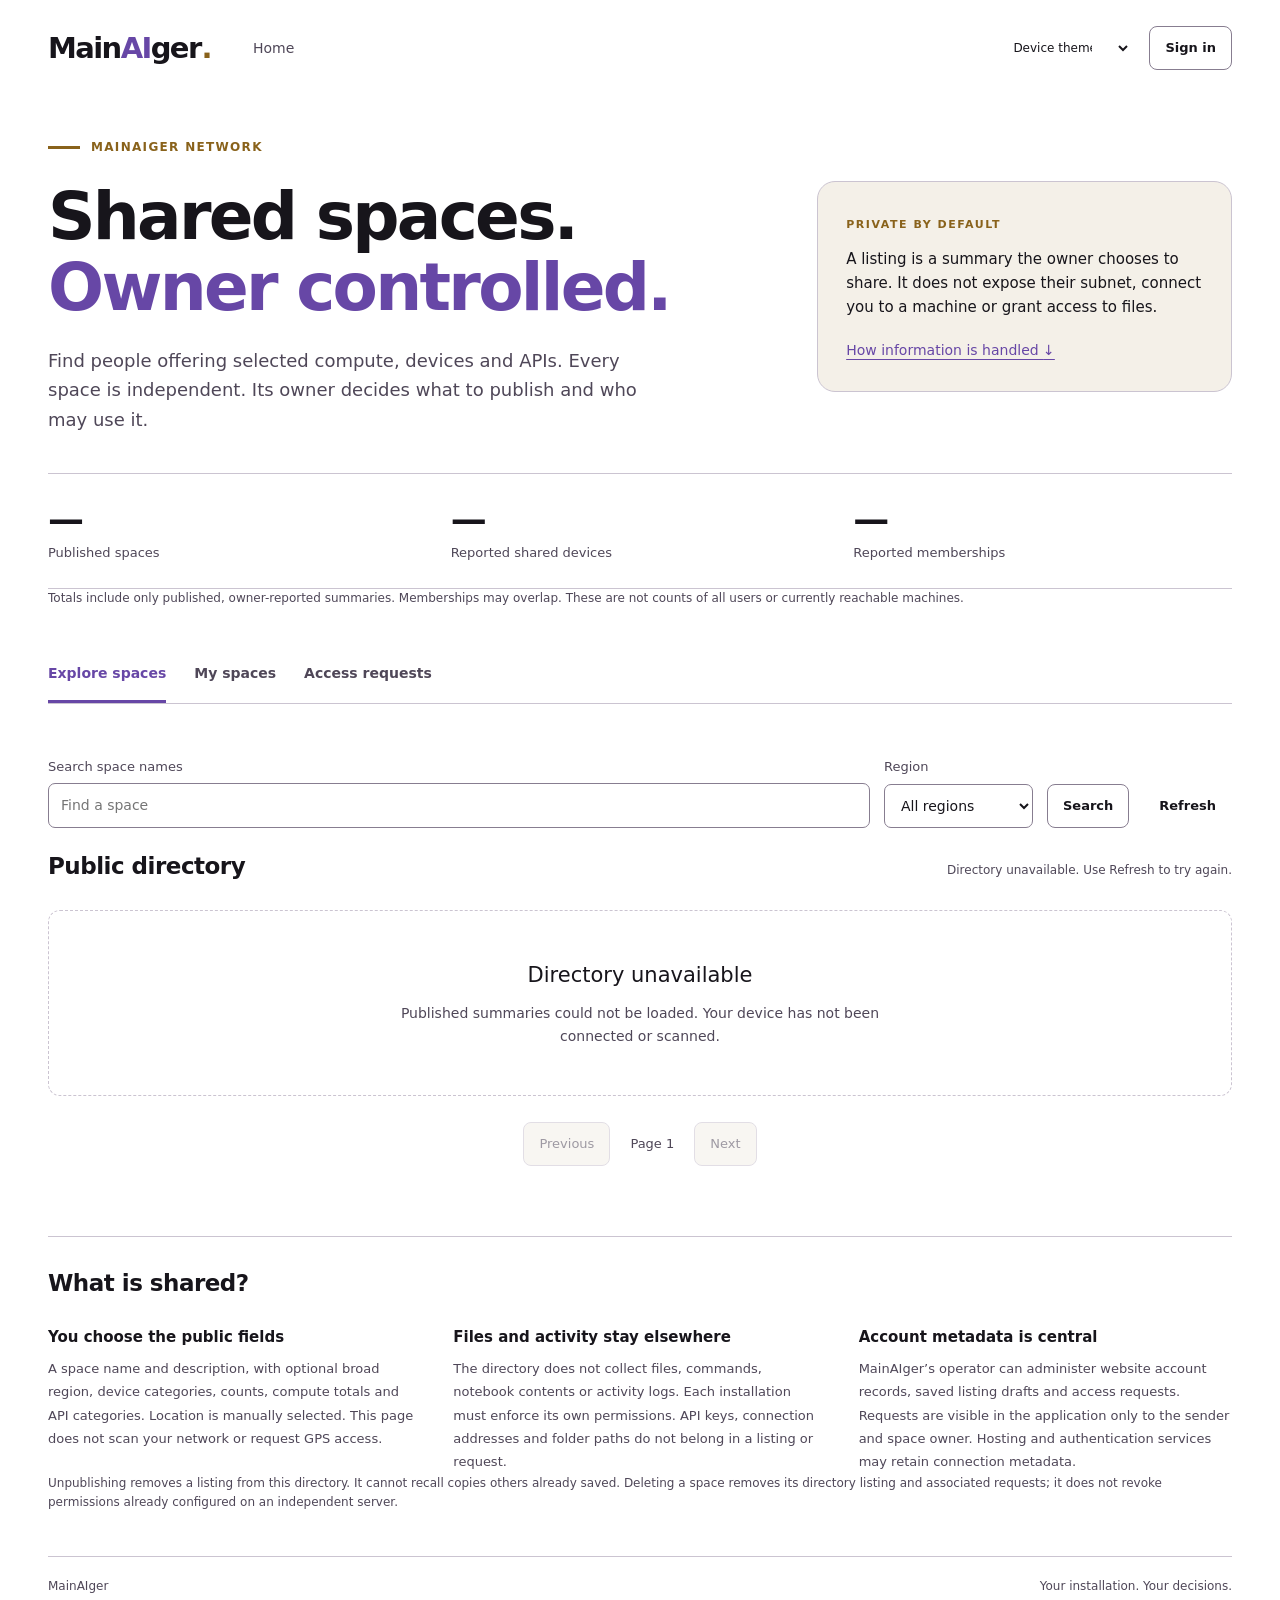
<file: site/directory/index.html>
<!doctype html>
<html lang="en" data-theme="system">
<head>
  <meta charset="utf-8">
  <meta name="viewport" content="width=device-width,initial-scale=1">
  <meta name="description" content="Discover MainAIger spaces whose owners choose to share a public summary. Request access while each owner retains control of their devices.">
  <meta name="color-scheme" content="light dark">
  <title>Shared spaces · MainAIger</title>
  <link rel="stylesheet" href="../styles.css">
  <link rel="stylesheet" href="directory.css">
  <script src="../auth-config.js" defer></script>
  <script src="../auth-client.js" defer></script>
  <script src="directory-client.js" defer></script>
  <script src="directory.js" defer></script>
</head>
<body class="directory-page">
  <a class="skip-link" href="#main">Skip to content</a>
  <header class="site-header wrap">
    <a class="wordmark" href="../" aria-label="MainAIger home">Main<span>AI</span>ger<span class="brand-stop" aria-hidden="true">.</span></a>
    <a class="home-link" href="../">Home</a>
    <div class="header-actions">
      <label class="theme-control"><span class="sr-only">Appearance</span><select id="theme"><option value="system">Device theme</option><option value="light">Light</option><option value="dark">Dark</option></select></label>
      <button class="button button-outline compact" id="account-button" type="button">Sign in</button>
    </div>
  </header>
  <main id="main" class="wrap directory-main">
    <section class="directory-intro" aria-labelledby="directory-title">
      <div><p class="eyebrow"><span></span> MainAIger network</p><h1 id="directory-title">Shared spaces.<br><em>Owner controlled.</em></h1><p class="intro-copy">Find people offering selected compute, devices and APIs. Every space is independent. Its owner decides what to publish and who may use it.</p></div>
      <aside class="privacy-card"><span class="small-label">Private by default</span><p>A listing is a summary the owner chooses to share. It does not expose their subnet, connect you to a machine or grant access to files.</p><a href="#privacy">How information is handled <span aria-hidden="true">↓</span></a></aside>
    </section>
    <section class="directory-stats" aria-label="Published directory totals">
      <div><strong id="stat-spaces">—</strong><span>Published spaces</span></div>
      <div><strong id="stat-devices">—</strong><span>Reported shared devices</span></div>
      <div><strong id="stat-members">—</strong><span>Reported memberships</span></div>
    </section>
    <p class="small-print">Totals include only published, owner-reported summaries. Memberships may overlap. These are not counts of all users or currently reachable machines.</p>
    <nav class="section-nav" aria-label="Directory sections"><button type="button" data-section="browse" aria-current="page">Explore spaces</button><button type="button" data-section="mine">My spaces</button><button type="button" data-section="requests">Access requests</button></nav>
    <p id="page-status" class="status-line" role="status" aria-live="polite"></p>
    <section id="section-browse" aria-label="Explore spaces">
      <form id="filter-form" class="filter-row"><label>Search space names<input id="search" type="search" maxlength="80" placeholder="Find a space"></label><label>Region<select id="region-filter"><option value="">All regions</option></select></label><button class="button button-outline compact" type="submit">Search</button><button class="button button-quiet compact" id="refresh" type="button">Refresh</button></form>
      <div class="list-heading"><h2>Public directory</h2><span id="refresh-status" class="small-print">Loading published summaries…</span></div>
      <div id="public-list" class="space-grid" aria-live="polite"></div>
      <div class="pagination"><button type="button" id="previous-page" class="button button-outline compact" disabled>Previous</button><span id="page-number">Page 1</span><button type="button" id="next-page" class="button button-outline compact" disabled>Next</button></div>
    </section>
    <section id="section-mine" aria-label="My spaces" hidden>
      <div class="list-heading"><div><h2>Your public presence</h2><p class="small-print">Create a private draft, choose its shared fields and review the exact public summary.</p></div><button id="new-space" type="button" class="button button-primary compact">Add a space</button></div>
      <p class="signed-out-note">Sign in to manage your spaces. No local installation is registered automatically.</p>
      <div id="my-list" class="space-grid"></div>
    </section>
    <section id="section-requests" aria-label="Access requests" hidden>
      <h2>Requests, then local permission</h2><p class="section-explainer">An accepted request starts a conversation. The owner must still configure a scoped permission on their own MainAIger installation before any device or API access works.</p>
      <p><a class="button button-outline compact" href="https://github.com/tanaypatel7/mainaiger-web/blob/main/docs/LOCAL_OWNER_PERMISSIONS.md" target="_blank" rel="noopener noreferrer">Set up local permissions <span aria-hidden="true">↗</span></a></p><p class="small-print">Current companion supports selected-folder read access. Automatic website pairing and code execution are not enabled.</p>
      <p class="signed-out-note">Sign in to see requests you sent and requests to your spaces.</p>
      <div id="request-list" class="request-grid"></div>
      <div id="requests-pagination" class="pagination" hidden><button type="button" id="requests-previous" class="button button-outline compact" disabled>Previous</button><span id="requests-page">Page 1</span><button type="button" id="requests-next" class="button button-outline compact" disabled>Next</button></div>
    </section>
    <section id="privacy" class="privacy-details" aria-labelledby="privacy-title"><h2 id="privacy-title">What is shared?</h2><div class="privacy-columns"><div><h3>You choose the public fields</h3><p>A space name and description, with optional broad region, device categories, counts, compute totals and API categories. Location is manually selected. This page does not scan your network or request GPS access.</p></div><div><h3>Files and activity stay elsewhere</h3><p>The directory does not collect files, commands, notebook contents or activity logs. Each installation must enforce its own permissions. API keys, connection addresses and folder paths do not belong in a listing or request.</p></div><div><h3>Account metadata is central</h3><p>MainAIger’s operator can administer website account records, saved listing drafts and access requests. Requests are visible in the application only to the sender and space owner. Hosting and authentication services may retain connection metadata.</p></div></div><p class="small-print">Unpublishing removes a listing from this directory. It cannot recall copies others already saved. Deleting a space removes its directory listing and associated requests; it does not revoke permissions already configured on an independent server.</p></section>
  </main>
  <footer class="wrap directory-footer"><a href="../">MainAIger</a><span>Your installation. Your decisions.</span></footer>

  <dialog id="account-dialog" class="directory-dialog small-dialog" aria-labelledby="account-title"><div class="dialog-heading"><h2 id="account-title">Your MainAIger account</h2><button class="close-button" type="button" data-close="account-dialog" aria-label="Close account">×</button></div><p class="small-print">Email access is invitation-only. Your sign-in stays in this tab across page changes and reloads until it expires or you sign out. Another tab or browser restart may require sign-in again.</p><button id="google-signin" type="button" class="button button-outline button-full" disabled>Continue with Google · setup pending</button><form id="email-form"><label>Registered email<input id="email" type="email" autocomplete="email" required maxlength="254"></label><button id="send-code" type="submit" class="button button-primary">Send sign-in code</button></form><form id="code-form" hidden><label>Eight-digit email code<input id="code" type="text" inputmode="numeric" autocomplete="one-time-code" pattern="[0-9]{8}" maxlength="8" required></label><button type="submit" class="button button-primary">Sign in</button></form><div id="account-details" hidden><p>Signed in as <strong id="account-email"></strong></p><button id="sign-out" type="button" class="button button-outline">Sign out</button></div><p id="auth-status" role="status" class="status-line"></p></dialog>

  <dialog id="editor-dialog" class="directory-dialog" aria-labelledby="editor-title"><div class="dialog-heading"><div><span class="small-label">Your space</span><h2 id="editor-title">Create a listing</h2></div><button class="close-button" type="button" data-close="editor-dialog" aria-label="Close listing editor">×</button></div><form id="listing-form"><div class="editor-columns"><div class="editor-fields"><label>Space name<input id="space-title" maxlength="80" required placeholder="A name you want to share publicly"></label><label>Description<textarea id="space-description" maxlength="400" rows="3" placeholder="What would you like to offer or collaborate on?"></textarea></label><p class="small-print">Use public descriptions. Do not enter IP addresses, hostnames, folder paths, credentials or private activity.</p>
      <fieldset><legend><label class="check-row"><input id="share-region" type="checkbox"> Share a broad region</label></legend><div data-share-fields="region" hidden><label>Region<select id="space-region"><option value="">Choose a region</option></select></label></div></fieldset>
      <fieldset><legend><label class="check-row"><input id="share-devices" type="checkbox"> Share device categories and count</label></legend><div data-share-fields="devices" hidden><div id="device-options" class="check-options"></div><label>Number of devices you choose to advertise<input id="device-count" type="number" min="0" max="10000" step="1" placeholder="Optional"></label></div></fieldset>
      <fieldset><legend><label class="check-row"><input id="share-compute" type="checkbox"> Share compute totals</label></legend><div data-share-fields="compute" class="compute-inputs" hidden><label>CPU threads<input id="cpu-threads" type="number" min="0" max="1000000" step="1" placeholder="Optional"></label><label>Memory (GB)<input id="memory-gb" type="number" min="0" max="100000000" step="1" placeholder="Optional"></label><label>GPUs<input id="gpu-count" type="number" min="0" max="100000" step="1" placeholder="Optional"></label></div></fieldset>
      <fieldset><legend><label class="check-row"><input id="share-members" type="checkbox"> Share a membership count</label></legend><div data-share-fields="members" hidden><label>Members you choose to report<input id="member-count" type="number" min="0" max="10000" step="1" placeholder="Optional"></label><p class="small-print">Only include people whose participation may be publicly counted. No member names are collected here.</p></div></fieldset>
      <fieldset><legend><label class="check-row"><input id="share-apis" type="checkbox"> Share API categories</label></legend><div id="api-options" class="check-options" data-share-fields="apis" hidden></div></fieldset>
    </div><aside class="preview-panel"><span class="small-label">Review before publishing</span><h3>Your public summary</h3><p class="small-print">Unchecked categories are cleared from the saved summary. Nothing is read from your devices.</p><div id="listing-preview-readable"></div><details class="metadata-details"><summary>View metadata JSON</summary><pre id="listing-preview" tabindex="0"></pre></details><label class="check-row publish-consent"><input id="publish-consent" type="checkbox"> I want this exact summary to be public.</label><p class="small-print">Public summaries also show when they were last updated. Saving privately stores this metadata in your MainAIger account. The platform operator can administer it.</p></aside></div><p id="editor-status" role="status" class="status-line"></p><div class="dialog-actions"><button type="submit" name="intent" value="private" class="button button-outline">Save privately</button><button type="submit" name="intent" value="public" class="button button-primary" id="publish-button">Publish summary</button></div></form></dialog>

  <dialog id="request-dialog" class="directory-dialog small-dialog" aria-labelledby="request-title"><div class="dialog-heading"><h2 id="request-title">Request access</h2><button class="close-button" type="button" data-close="request-dialog" aria-label="Close access request">×</button></div><p id="request-space" class="small-print"></p><form id="request-form"><label>Display name for this request<input id="request-name" required maxlength="60" autocomplete="nickname" placeholder="Name or alias"></label><fieldset><legend>Permissions you want to discuss</legend><div id="capability-options" class="check-options"></div></fieldset><label>Message to the owner <span class="small-print">(optional)</span><textarea id="request-message" rows="3" maxlength="500" placeholder="Describe your intended collaboration. Do not include secrets or private files."></textarea></label><p class="small-print">This request is stored centrally and is visible to you, the owner and platform administrators. Sending or accepting it does not activate any machine permission.</p><p id="request-status" role="status" class="status-line"></p><button type="submit" class="button button-primary">Send access request</button></form></dialog>
  <dialog id="delete-dialog" class="directory-dialog small-dialog" aria-labelledby="delete-title"><div class="dialog-heading"><h2 id="delete-title">Delete this space?</h2><button class="close-button" type="button" data-close="delete-dialog" aria-label="Cancel deletion">×</button></div><p id="delete-name"></p><p>The saved listing and its access requests will be deleted. Existing permissions on your server must be revoked there separately.</p><p id="delete-status" role="status" class="status-line"></p><div class="dialog-actions"><button type="button" class="button button-outline" data-close="delete-dialog">Keep space</button><button type="button" id="confirm-delete" class="button button-primary">Delete space</button></div></dialog>
</body>
</html>
</file>
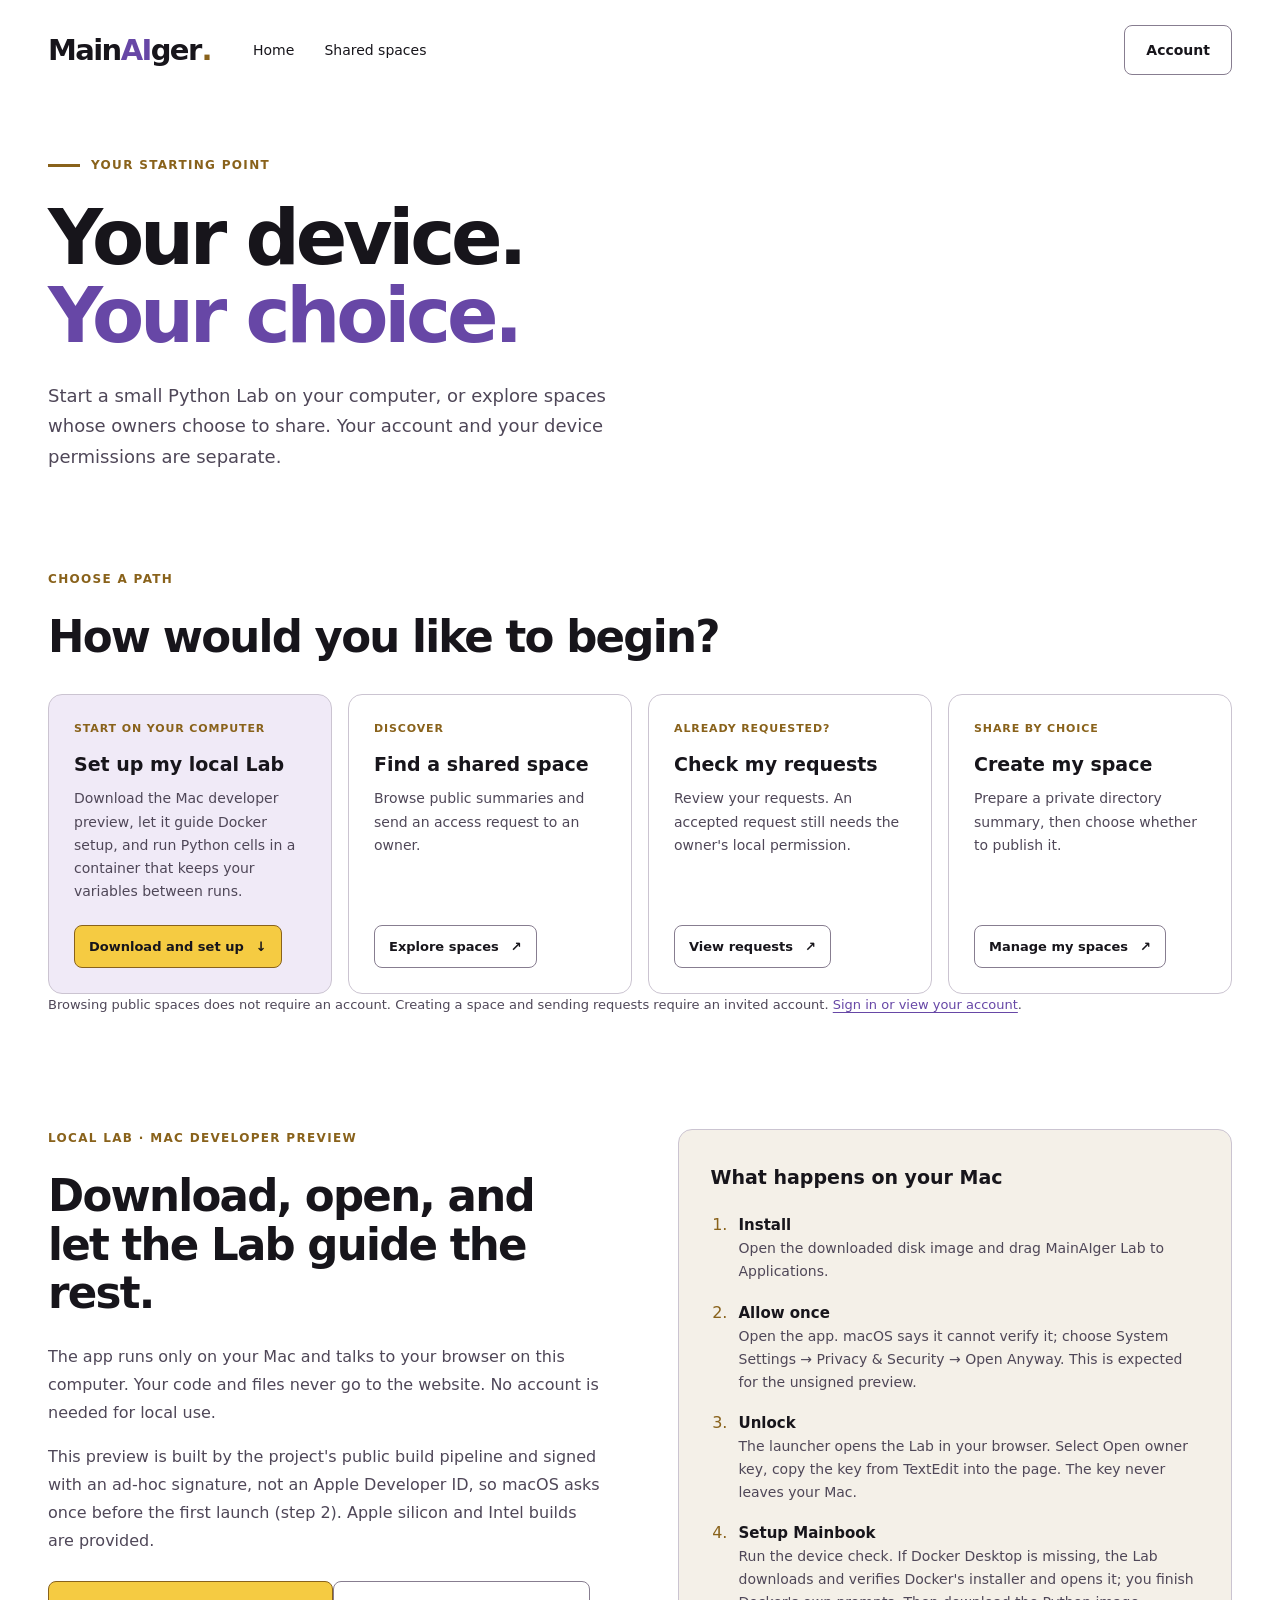
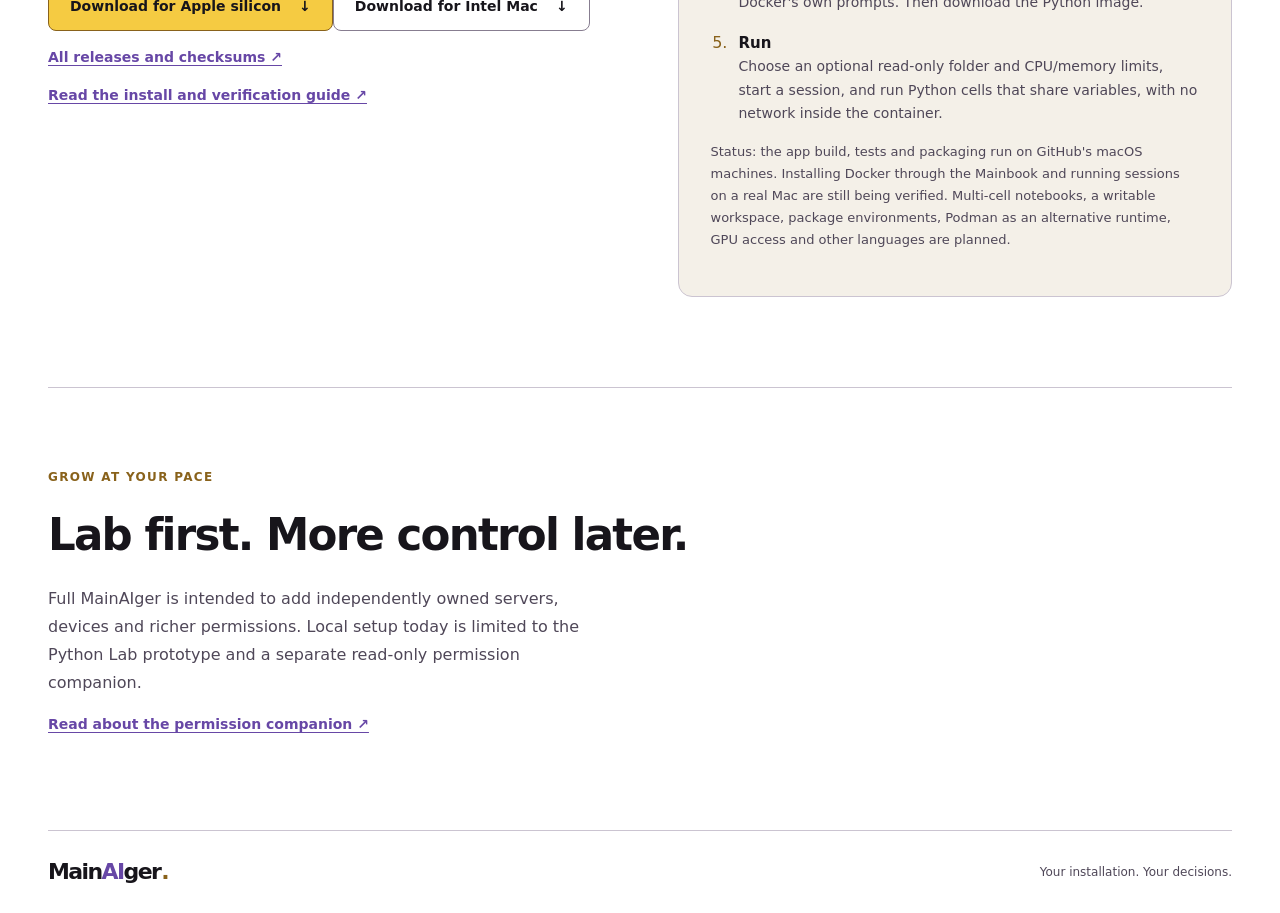
<file: site/get-started/index.html>
<!doctype html>
<html lang="en" data-theme="system">
<head>
  <meta charset="utf-8">
  <meta name="viewport" content="width=device-width,initial-scale=1">
  <meta name="color-scheme" content="light dark">
  <meta name="description" content="Choose how to begin with your own MainAIger Lab or explore shared spaces.">
  <title>Get started · MainAIger</title>
  <link rel="stylesheet" href="../styles.css">
  <link rel="stylesheet" href="start.css">
</head>
<body>
  <a class="skip-link" href="#main">Skip to content</a>
  <header class="site-header wrap">
    <a class="wordmark" href="../" aria-label="MainAIger home">Main<span>AI</span>ger<span class="brand-stop" aria-hidden="true">.</span></a>
    <nav aria-label="Main navigation" class="start-nav"><a href="../">Home</a><a href="../directory/">Shared spaces</a></nav>
    <div class="header-actions"><a class="button button-outline compact" href="../?open=signin">Account</a></div>
  </header>
  <main id="main" class="wrap start-main">
    <section class="start-intro" aria-labelledby="start-title">
      <p class="eyebrow"><span></span> Your starting point</p>
      <h1 id="start-title">Your device.<br><em>Your choice.</em></h1>
      <p>Start a small Python Lab on your computer, or explore spaces whose owners choose to share. Your account and your device permissions are separate.</p>
    </section>
    <section aria-labelledby="choose-title">
      <div class="section-heading"><p class="eyebrow">Choose a path</p><h2 id="choose-title">How would you like to begin?</h2></div>
      <div class="choice-grid">
        <article class="choice-card featured"><span class="small-label">Start on your computer</span><h3>Set up my local Lab</h3><p>Download the Mac developer preview, let it guide Docker setup, and run Python cells in a container that keeps your variables between runs.</p><a class="button button-primary" href="#local">Download and set up <span aria-hidden="true">↓</span></a></article>
        <article class="choice-card"><span class="small-label">Discover</span><h3>Find a shared space</h3><p>Browse public summaries and send an access request to an owner.</p><a class="button button-outline" href="../directory/">Explore spaces <span aria-hidden="true">↗</span></a></article>
        <article class="choice-card"><span class="small-label">Already requested?</span><h3>Check my requests</h3><p>Review your requests. An accepted request still needs the owner's local permission.</p><a class="button button-outline" href="../directory/?view=requests">View requests <span aria-hidden="true">↗</span></a></article>
        <article class="choice-card"><span class="small-label">Share by choice</span><h3>Create my space</h3><p>Prepare a private directory summary, then choose whether to publish it.</p><a class="button button-outline" href="../directory/?view=mine">Manage my spaces <span aria-hidden="true">↗</span></a></article>
      </div>
      <p class="start-note">Browsing public spaces does not require an account. Creating a space and sending requests require an invited account. <a href="../?open=signin">Sign in or view your account</a>.</p>
    </section>
    <section id="local" class="local-section" aria-labelledby="local-title">
      <div class="local-copy"><p class="eyebrow">Local Lab · Mac developer preview</p><h2 id="local-title">Download, open, and let the Lab guide the rest.</h2><p>The app runs only on your Mac and talks to your browser on this computer. Your code and files never go to the website. No account is needed for local use.</p><p>This preview is built by the project's public build pipeline and signed with an ad-hoc signature, not an Apple Developer ID, so macOS asks once before the first launch (step 2). Apple silicon and Intel builds are provided.</p><a class="button button-primary" href="https://github.com/tanaypatel7/mainaiger-web/releases/download/lab-v0.1.0/MainAIger-Lab-0.1.0-arm64.dmg">Download for Apple silicon <span aria-hidden="true">↓</span></a><a class="button button-outline" href="https://github.com/tanaypatel7/mainaiger-web/releases/download/lab-v0.1.0/MainAIger-Lab-0.1.0-x86_64.dmg">Download for Intel Mac <span aria-hidden="true">↓</span></a><a class="guide-link" href="https://github.com/tanaypatel7/mainaiger-web/releases">All releases and checksums ↗</a><a class="guide-link" href="https://github.com/tanaypatel7/mainaiger-web/blob/main/docs/RELEASE.md">Read the install and verification guide ↗</a></div>
      <div class="local-details"><h3>What happens on your Mac</h3><ol><li><strong>Install</strong><span>Open the downloaded disk image and drag MainAIger Lab to Applications.</span></li><li><strong>Allow once</strong><span>Open the app. macOS says it cannot verify it; choose System Settings → Privacy &amp; Security → Open Anyway. This is expected for the unsigned preview.</span></li><li><strong>Unlock</strong><span>The launcher opens the Lab in your browser. Select Open owner key, copy the key from TextEdit into the page. The key never leaves your Mac.</span></li><li><strong>Setup Mainbook</strong><span>Run the device check. If Docker Desktop is missing, the Lab downloads and verifies Docker's installer and opens it; you finish Docker's own prompts. Then download the Python image.</span></li><li><strong>Run</strong><span>Choose an optional read-only folder and CPU/memory limits, start a session, and run Python cells that share variables, with no network inside the container.</span></li></ol><p class="start-note">Status: the app build, tests and packaging run on GitHub's macOS machines. Installing Docker through the Mainbook and running sessions on a real Mac are still being verified. Multi-cell notebooks, a writable workspace, package environments, Podman as an alternative runtime, GPU access and other languages are planned.</p></div>
    </section>
    <section class="future-section" aria-labelledby="future-title"><p class="eyebrow">Grow at your pace</p><h2 id="future-title">Lab first. More control later.</h2><p>Full MainAIger is intended to add independently owned servers, devices and richer permissions. Local setup today is limited to the Python Lab prototype and a separate read-only permission companion.</p><a class="guide-link" href="https://github.com/tanaypatel7/mainaiger-web/blob/main/docs/LOCAL_OWNER_PERMISSIONS.md">Read about the permission companion ↗</a></section>
  </main>
  <footer class="wrap start-footer"><a class="wordmark" href="../">Main<span>AI</span>ger<span class="brand-stop" aria-hidden="true">.</span></a><span>Your installation. Your decisions.</span></footer>
</body>
</html>
</file>
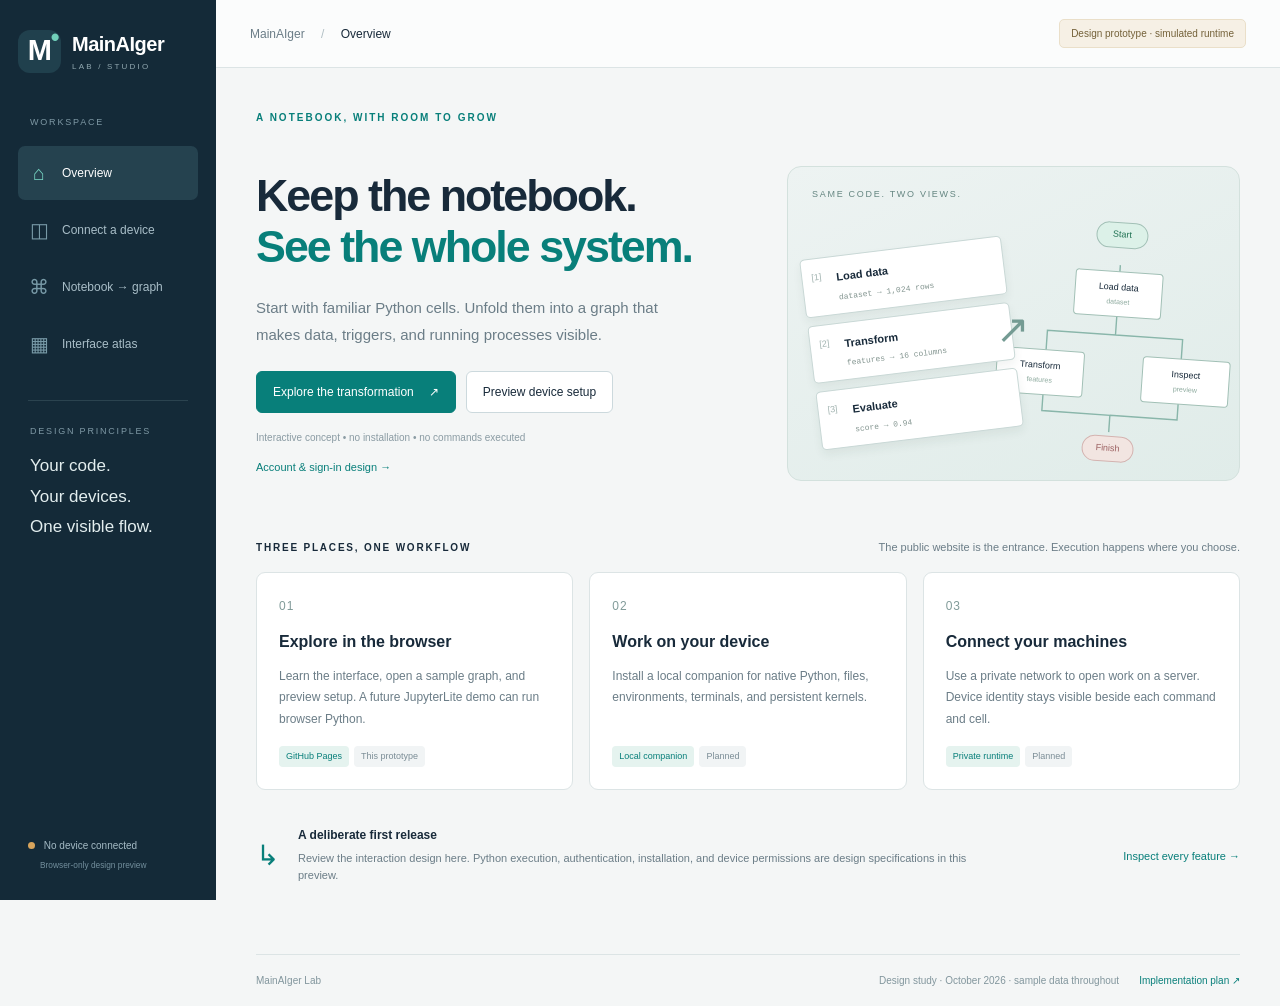
<file: site/lab-preview/index.html>
<!doctype html>
<html lang="en">
<head>
  <meta charset="utf-8">
  <meta name="viewport" content="width=device-width, initial-scale=1">
  <meta name="description" content="MainAIger Lab design preview: familiar notebooks, connected graphs, and visible processes.">
  <meta name="theme-color" content="#142a38">
  <title>MainAIger Lab — Design Preview</title>
  <link rel="stylesheet" href="styles.css">
</head>
<body>
  <aside class="rail" aria-label="Main navigation">
    <a class="brand" href="#welcome" aria-label="MainAIger home"><span class="brandmark">M<span>•</span></span><span>MainAIger<small>LAB / STUDIO</small></span></a>
    <div class="rail-label">WORKSPACE</div>
    <nav>
      <button data-view="welcome" class="nav-item active"><span>⌂</span> Overview</button>
      <button data-view="setup" class="nav-item"><span>◫</span> Connect a device</button>
      <button data-view="lab" class="nav-item"><span>⌘</span> Notebook → graph</button>
      <button data-view="atlas" class="nav-item"><span>▦</span> Interface atlas</button>
    </nav>
    <div class="rail-divider"></div>
    <div class="rail-label">DESIGN PRINCIPLES</div>
    <div class="rail-note">Your code.<br>Your devices.<br>One visible flow.</div>
    <div class="rail-foot"><span class="dot amber"></span> No device connected<small>Browser-only design preview</small></div>
  </aside>
  <main>
    <header class="topbar"><div class="breadcrumbs">MainAIger <span>/</span> <b id="page-name">Overview</b></div><span class="prototype-badge">Design prototype · simulated runtime</span></header>
    <section id="view-welcome" class="view active" aria-labelledby="welcome-title">
      <div class="hero-eyebrow">A NOTEBOOK, WITH ROOM TO GROW</div>
      <div class="hero"><div><h1 id="welcome-title">Keep the notebook.<br><em>See the whole system.</em></h1><p>Start with familiar Python cells. Unfold them into a graph that makes data, triggers, and running processes visible.</p><div class="hero-actions"><button class="button primary" data-view="lab">Explore the transformation <span>↗</span></button><button class="button" data-view="setup">Preview device setup</button></div><div class="hero-caption">Interactive concept • no installation • no commands executed</div><button class="text-button" id="welcome-account" style="margin-top:14px">Account & sign-in design →</button></div><div class="hero-graphic" aria-label="A notebook of cells becomes a graph"><div class="graphic-label">SAME CODE. TWO VIEWS.</div><div class="mini-notebook"><div><i>[1]</i><b>Load data</b><span>dataset → 1,024 rows</span></div><div><i>[2]</i><b>Transform</b><span>features → 16 columns</span></div><div><i>[3]</i><b>Evaluate</b><span>score → 0.94</span></div></div><div class="graphic-arrow">↗</div><div class="mini-graph"><span class="mini-start">Start</span><div class="mini-box first">Load data <small>dataset</small></div><div class="mini-box second">Transform <small>features</small></div><div class="mini-box third">Inspect <small>preview</small></div><span class="mini-finish">Finish</span><svg viewBox="0 0 280 230" aria-hidden="true"><path d="M140 28V50M140 83V107H63V133M140 107H216V133M63 171V198H140V217M216 171V198H140"/></svg></div></div></div>
      <div class="section-heading"><span>THREE PLACES, ONE WORKFLOW</span><small>The public website is the entrance. Execution happens where you choose.</small></div>
      <div class="three-grid"><article class="mode-card"><span class="mode-number">01</span><h2>Explore in the browser</h2><p>Learn the interface, open a sample graph, and preview setup. A future JupyterLite demo can run browser Python.</p><span class="tag">GitHub Pages</span><span class="tag neutral">This prototype</span></article><article class="mode-card"><span class="mode-number">02</span><h2>Work on your device</h2><p>Install a local companion for native Python, files, environments, terminals, and persistent kernels.</p><span class="tag">Local companion</span><span class="tag neutral">Planned</span></article><article class="mode-card"><span class="mode-number">03</span><h2>Connect your machines</h2><p>Use a private network to open work on a server. Device identity stays visible beside each command and cell.</p><span class="tag">Private runtime</span><span class="tag neutral">Planned</span></article></div>
      <div class="note-banner"><span>↳</span><div><b>A deliberate first release</b><p>Review the interaction design here. Python execution, authentication, installation, and device permissions are design specifications in this preview.</p></div><button class="text-button" data-view="atlas">Inspect every feature →</button></div>
    </section>
    <section id="view-setup" class="view" aria-labelledby="setup-title">
      <div class="page-title"><div><div class="hero-eyebrow">GUIDED ONBOARDING</div><h1 id="setup-title">Give your work a home.</h1><p>One setup notebook, with a clear device and permission boundary.</p></div><span class="pill amber">Preview — no system changes</span></div>
      <div class="setup-layout"><ol id="setup-steps" class="step-list"></ol><div class="setup-body"><div id="setup-content"></div><div class="setup-footer"><button class="button" id="setup-back">← Back</button><span id="step-count"></span><button class="button primary" id="setup-next">Continue →</button></div></div></div>
    </section>
    <section id="view-lab" class="view lab-view" aria-labelledby="lab-title">
      <div class="lab-titlebar"><div><span class="file-icon">◩</span><h1 id="lab-title">signal-experiment.ipymb</h1><span class="saved-mark" id="saved-mark">Demo document</span></div><div class="runtime-pill"><span class="dot amber"></span> Mac controller <span>·</span> Python demo</div></div>
      <div class="menu-bar"><button data-menu="File">File</button><button data-menu="Edit">Edit</button><button data-menu="View">View</button><button data-menu="Run">Run</button><button data-menu="Kernel">Kernel</button><button data-menu="Help">Help</button></div>
      <div class="lab-toolbar"><div class="segmented"><button id="notebook-mode" class="active">Notebook</button><button id="graph-mode">Graph</button></div><div class="toolbar-divider"></div><button class="tool-btn" id="play-transform" title="Animate notebook into graph">▷ <span>Unfold notebook</span></button><input type="range" id="transform-slider" min="0" max="100" value="0" aria-label="Notebook to graph transformation"><button class="tool-btn" id="run-all">▶ Run demo</button><button class="tool-btn" id="run-selected">Run selected</button><button class="tool-btn" id="add-intent">＋ Intent</button><button class="tool-btn" id="export-button">↓ Export</button></div>
      <div class="lab-workspace"><aside class="file-panel"><div class="panel-head">FILES <button class="icon-btn" id="toggle-files" aria-label="Collapse file panel">‹</button></div><div class="tree-row">⌄ <b>online_exp</b></div><button class="tree-row selected" data-file="signal-experiment.ipymb">◩ signal-experiment</button><button class="tree-row" data-file="data.csv">▤ data.csv</button><button class="tree-row" data-file="README.md">▧ README.md</button><div class="file-scope"><span class="dot amber"></span><b>Demo workspace</b><small>Files shown are examples.</small><button class="text-button" data-view="setup">Choose a workspace →</button></div><div class="panel-head">CANVAS LEGEND</div><div class="legend"><span><i class="control-line"></i>Execution trigger</span><span><i class="data-line"></i>Named data</span><span><i class="markdown-square"></i>Human intent</span></div></aside><div class="canvas-shell"><div class="canvas-notice"><span id="canvas-caption">Notebook view · familiar cells, outputs, and execution counts</span><button class="text-button" id="reset-demo">Reset demo</button></div><div class="canvas-viewport" id="canvas-viewport" tabindex="0" aria-label="Notebook and graph canvas. Drag a node header to move it in graph view; drag empty space to pan."><div class="canvas-world" id="canvas-world"><svg id="edge-layer" aria-hidden="true"></svg><div id="nodes-layer"></div></div></div><div class="canvas-controls"><button id="zoom-out" aria-label="Zoom out">−</button><span id="zoom-label">100%</span><button id="zoom-in" aria-label="Zoom in">+</button><button id="fit-canvas" title="Fit the whole graph as an overview; zoom in to read cells">Fit overview</button><button id="arrange-canvas">Arrange</button><button id="layout-direction">Top ↓</button></div><div class="minimap" aria-label="Graph overview"><span>OVERVIEW</span><div class="minimap-dots"><i></i><i></i><i></i><i></i><i></i></div></div></div><aside class="inspector"><div class="inspector-tabs"><button class="active" data-inspector="variables">Variables</button><button data-inspector="processes">Processes</button></div><div id="inspector-content"></div></aside></div>
      <div class="statusbar"><span id="run-status"><span class="dot gray"></span> Demo idle</span><span id="selection-status">Select a cell to inspect it</span><span>Simulation · no Python kernel</span></div>
    </section>
    <section id="view-atlas" class="view" aria-labelledby="atlas-title"><div class="page-title"><div><div class="hero-eyebrow">FEATURE-BY-FEATURE INTERFACE</div><h1 id="atlas-title">A place for every capability.</h1><p>Select a feature to inspect its controls, behavior, and first implementation.</p></div><button class="button" data-view="lab">Open canvas ↗</button></div><div id="atlas-filters" class="atlas-filters"></div><div id="atlas-grid" class="atlas-grid"></div></section>
    <footer class="page-footer">MainAIger Lab <span>Design study · October 2026 · sample data throughout</span><a href="design-plan.html">Implementation plan ↗</a></footer>
  </main>
  <div id="toast" role="status" aria-live="polite"></div>
  <dialog id="detail-dialog"><div class="dialog-top"><span id="dialog-eyebrow">DESIGN DETAIL</span><button id="close-dialog" class="icon-btn" aria-label="Close dialog">×</button></div><div id="dialog-content"></div></dialog>
  <script src="app.js"></script>
</body>
</html>
</file>
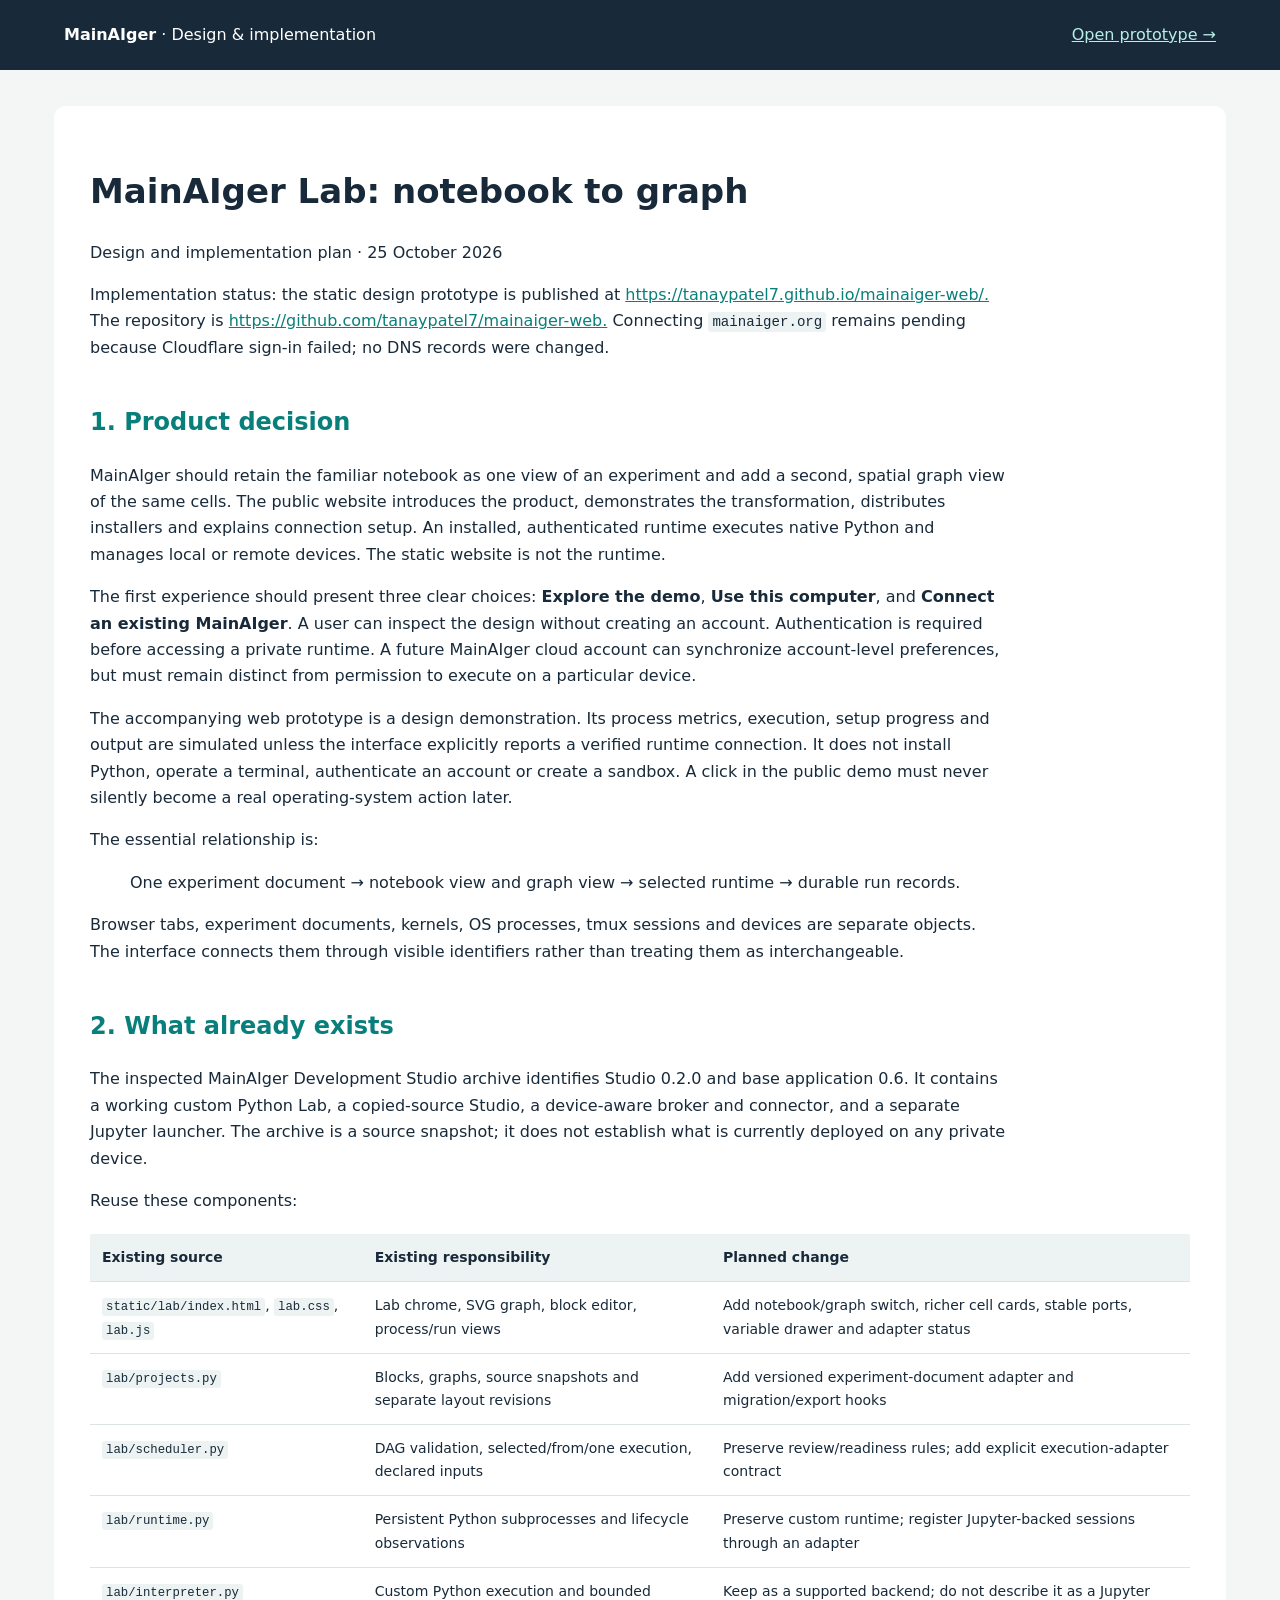
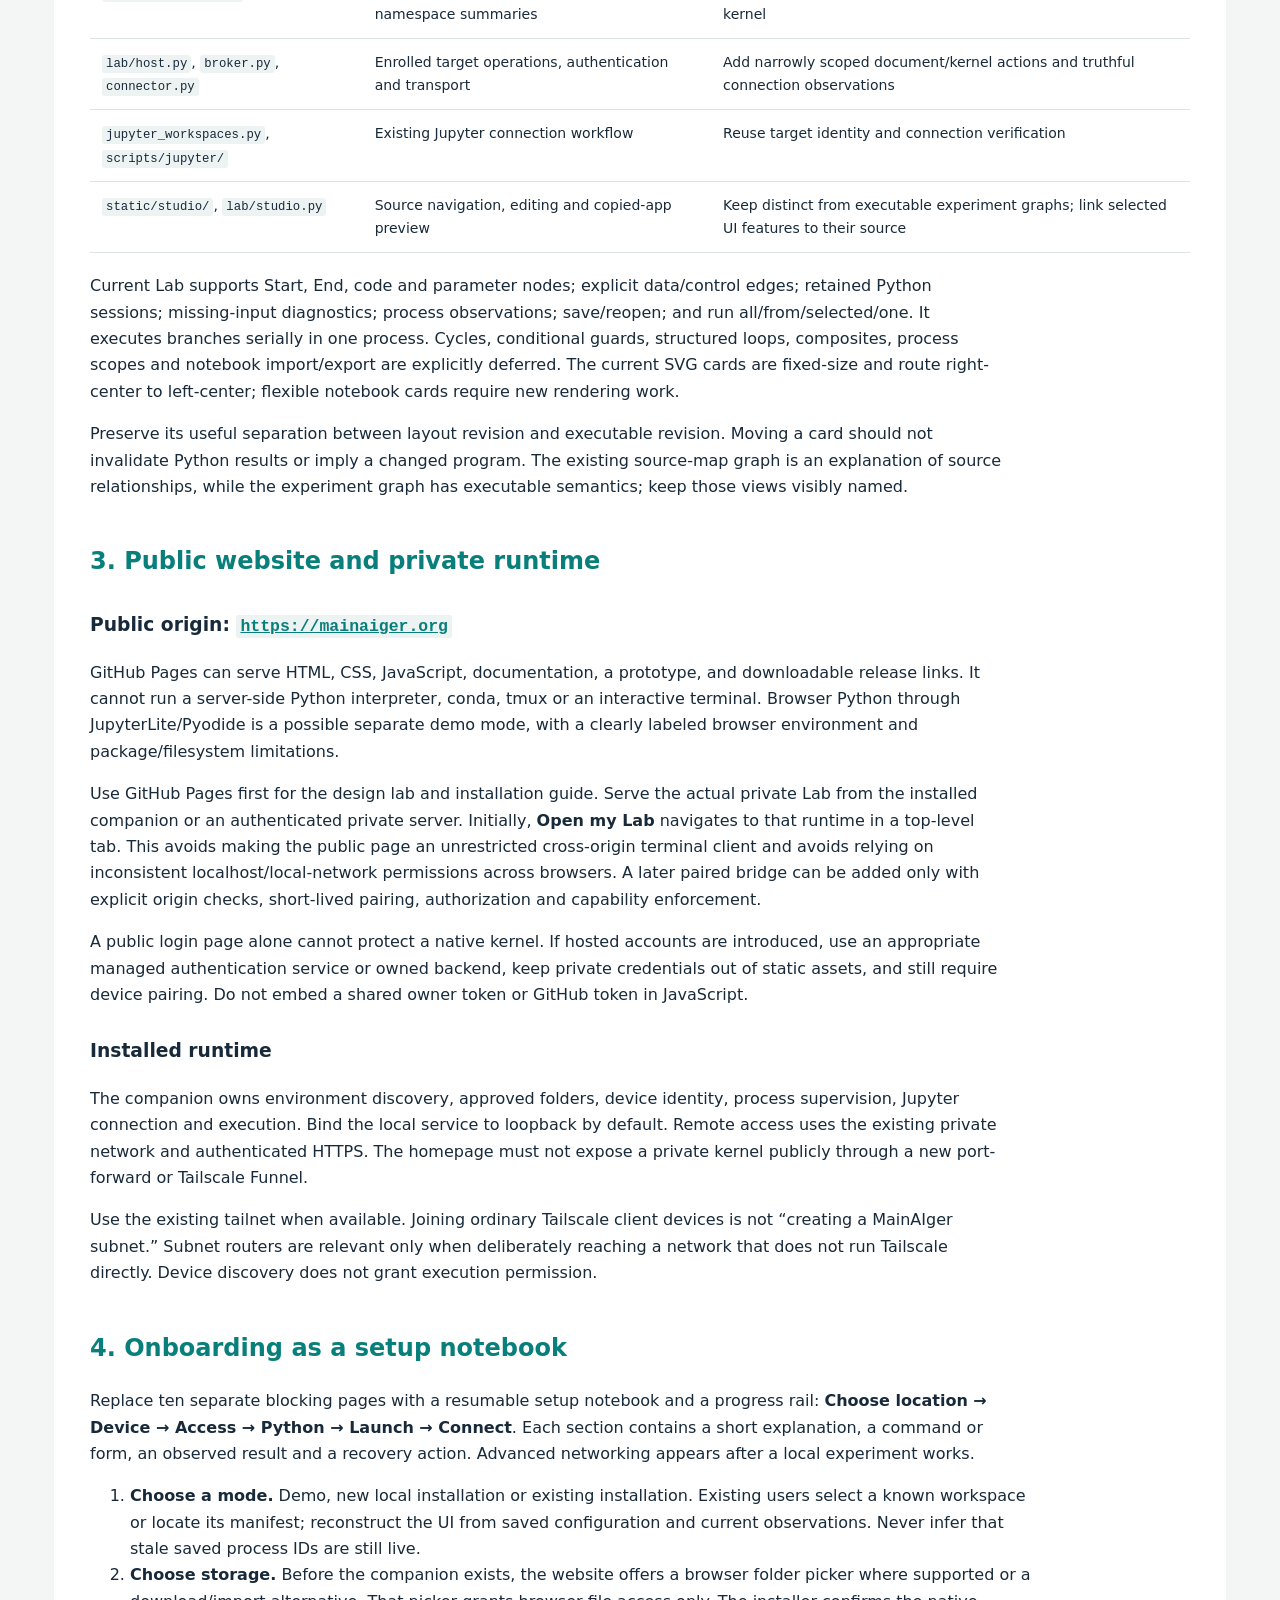
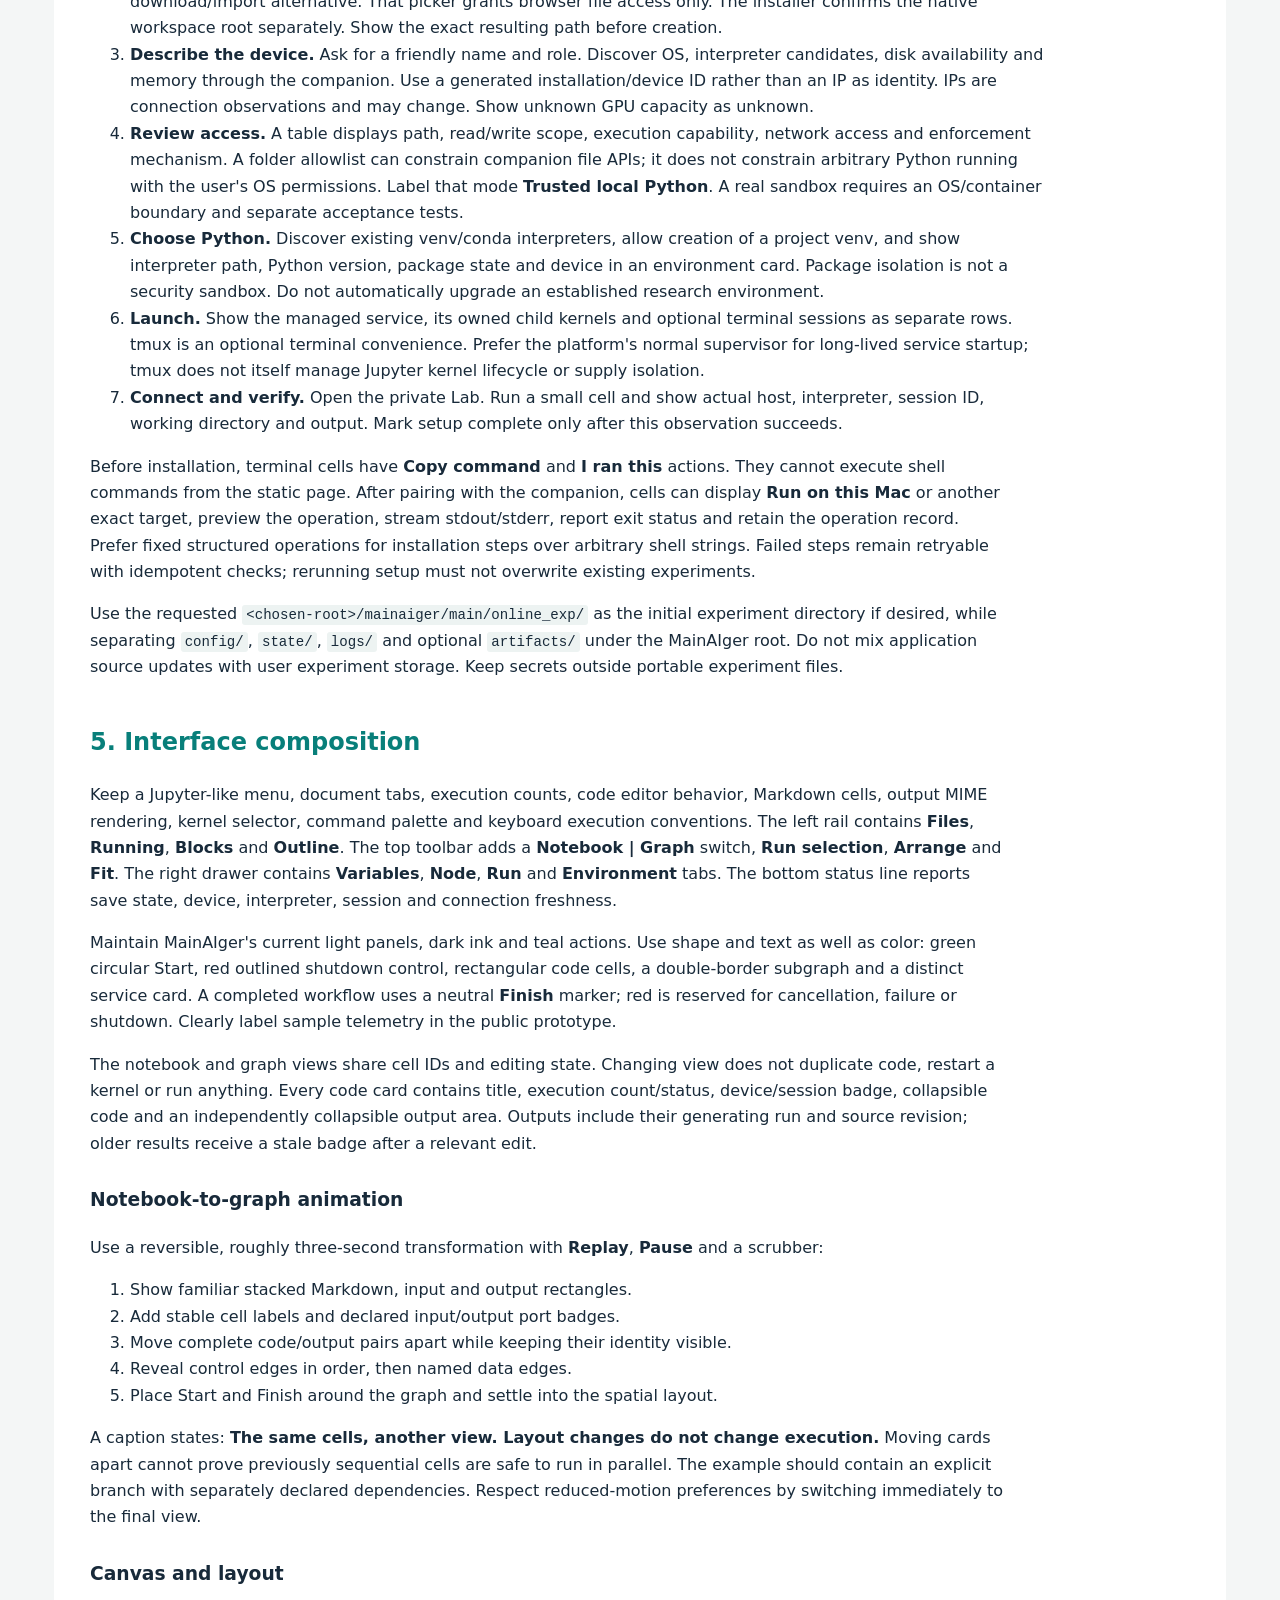
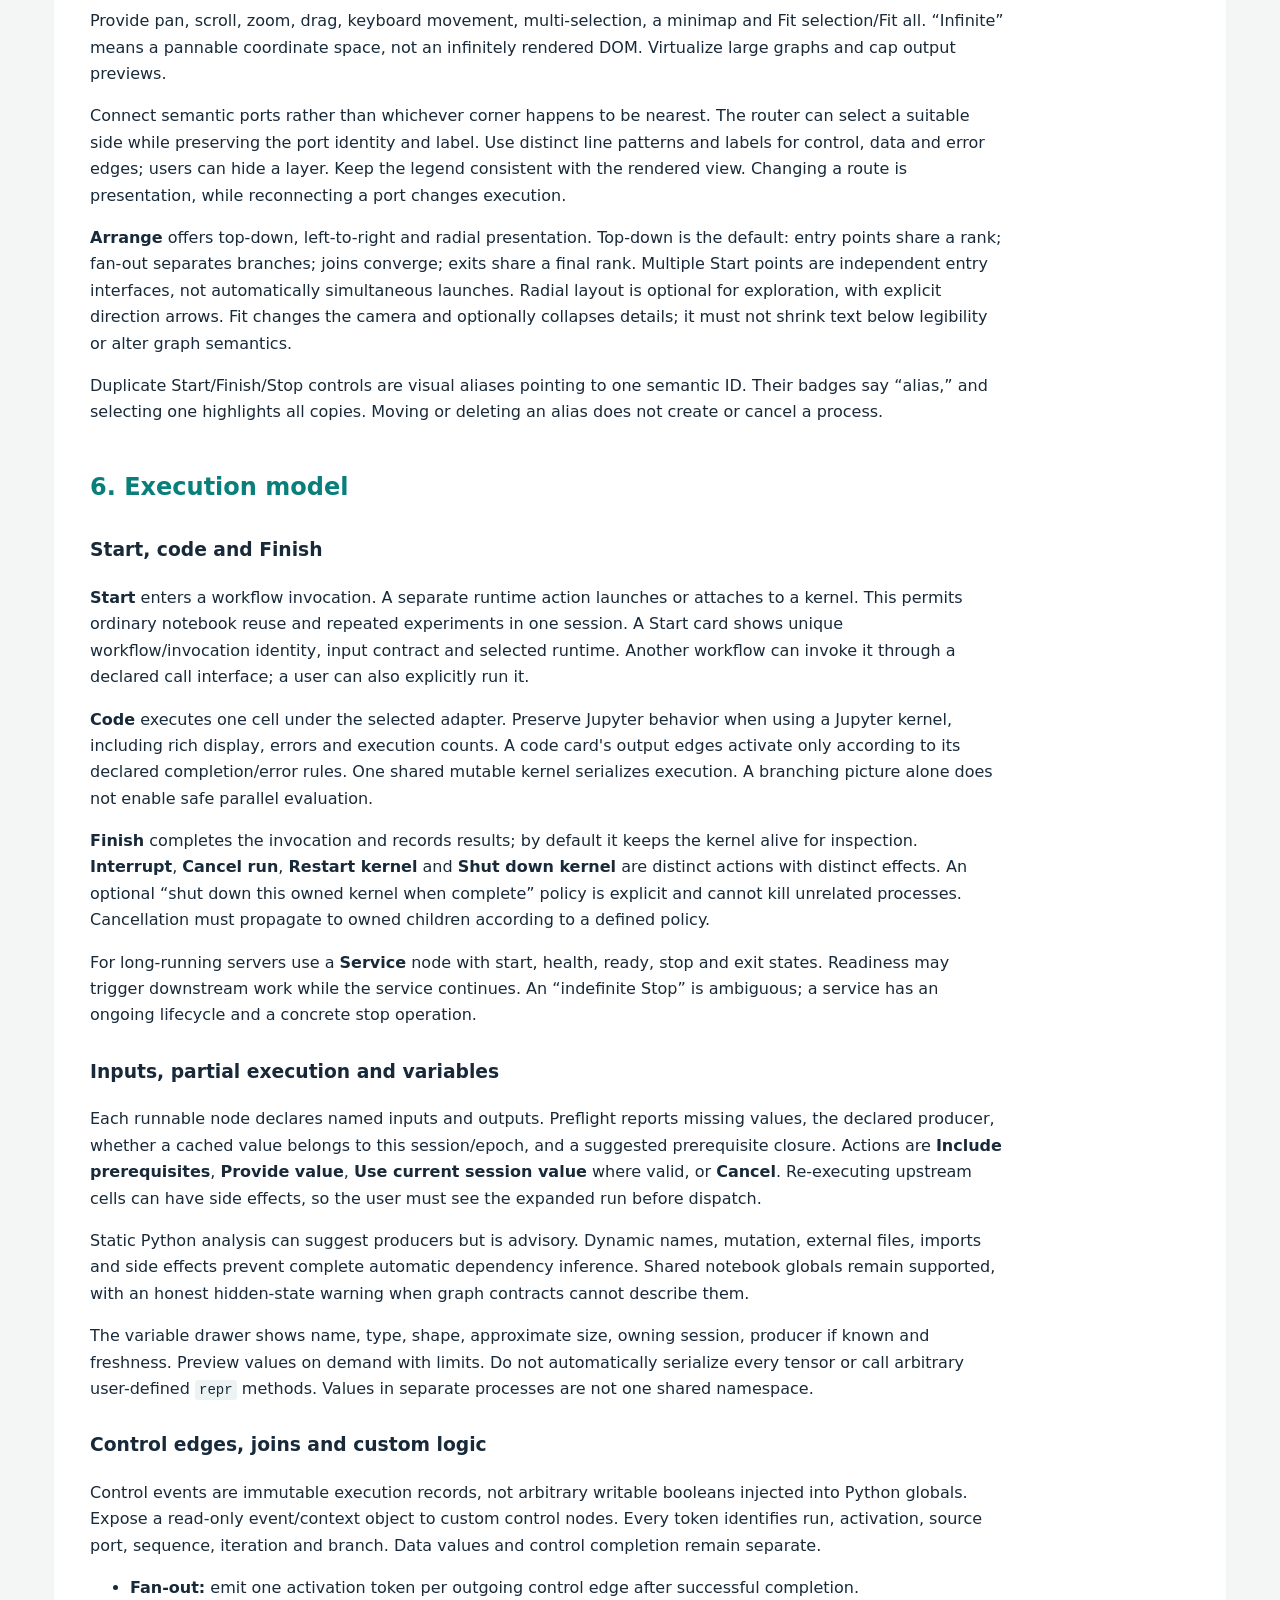
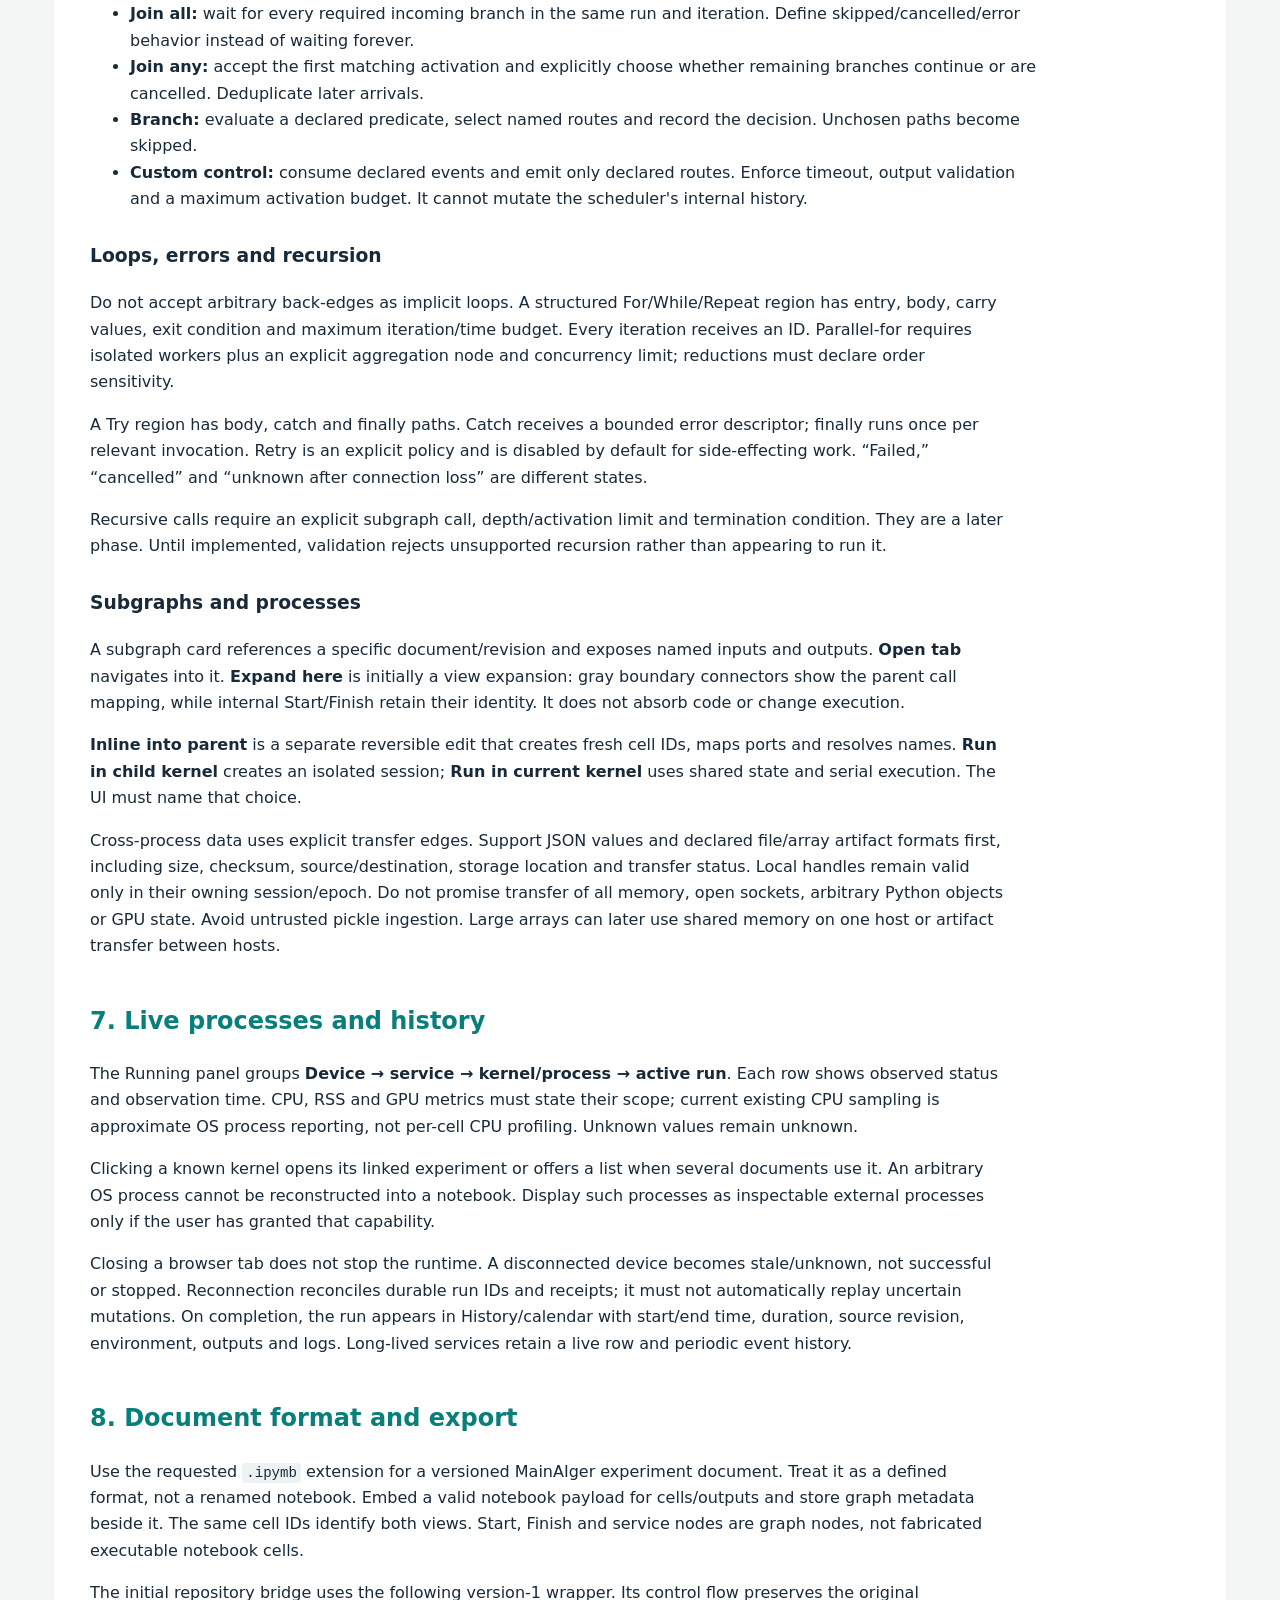
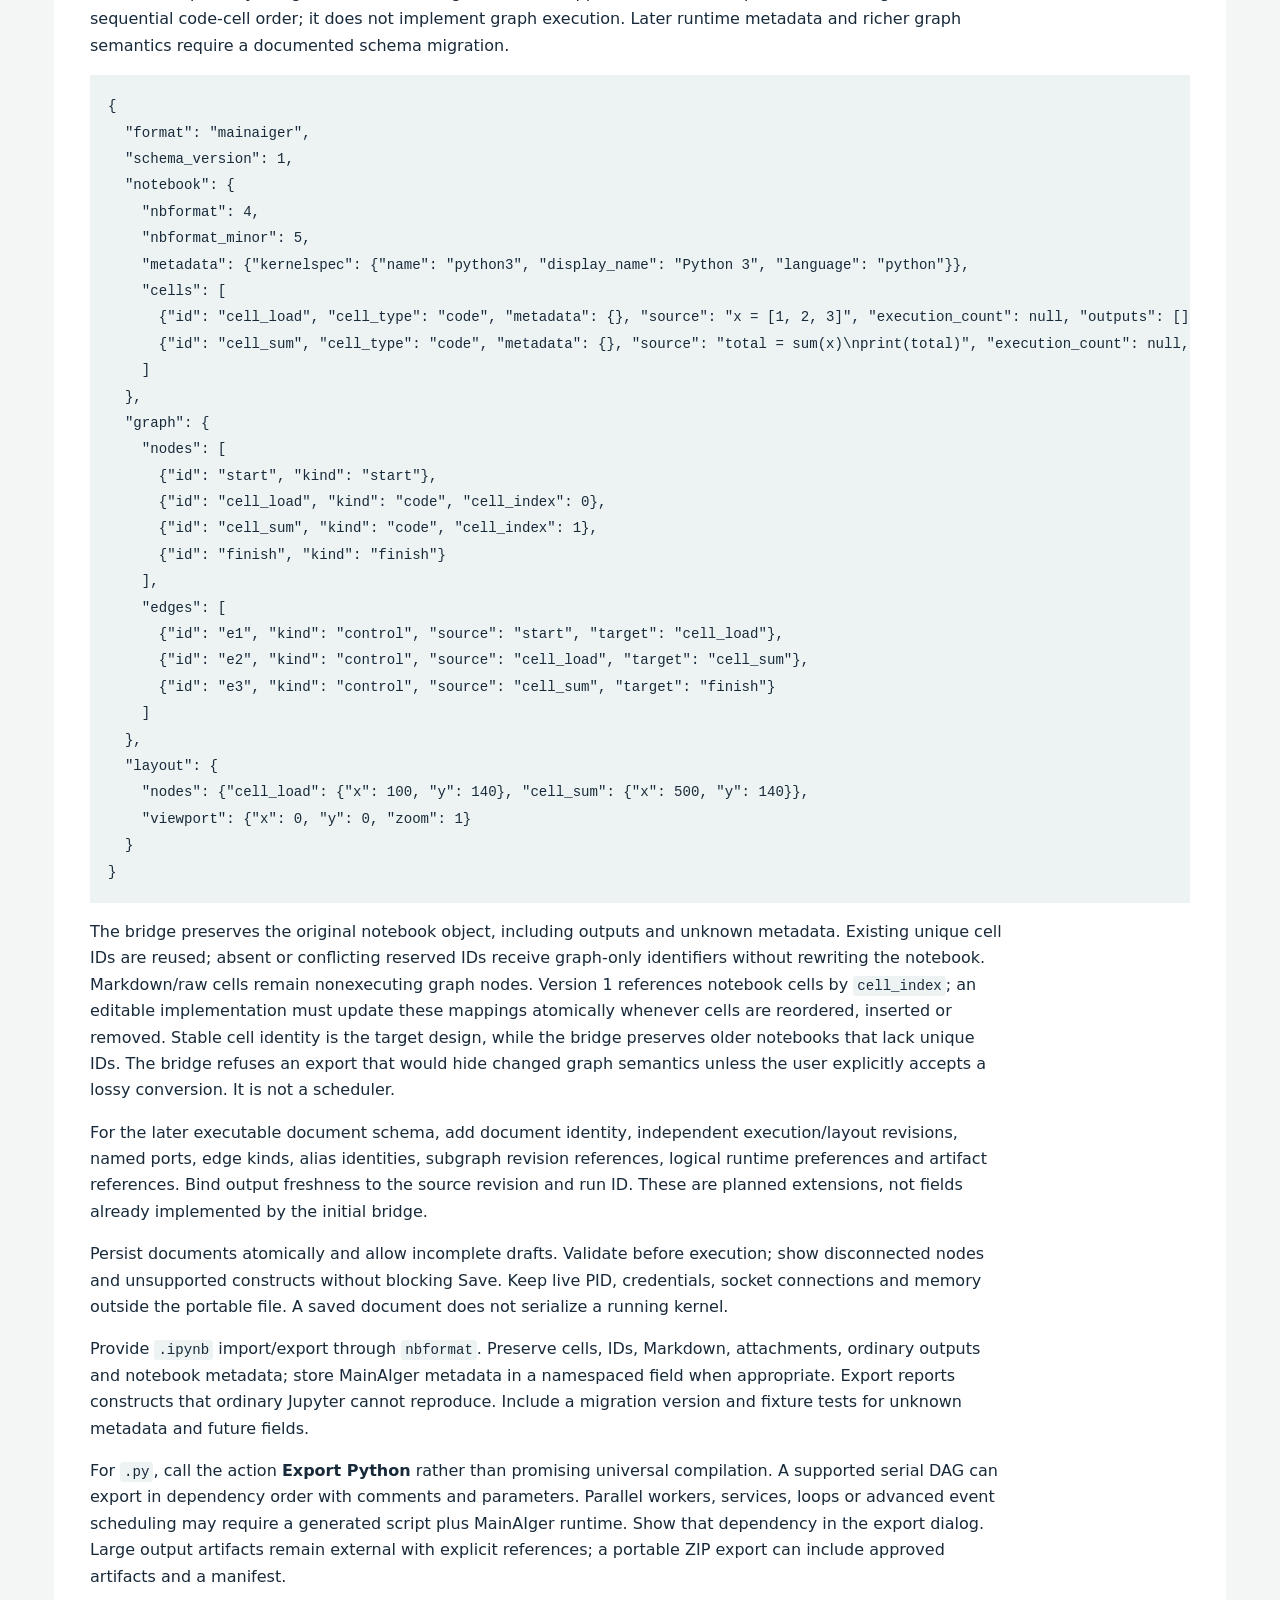
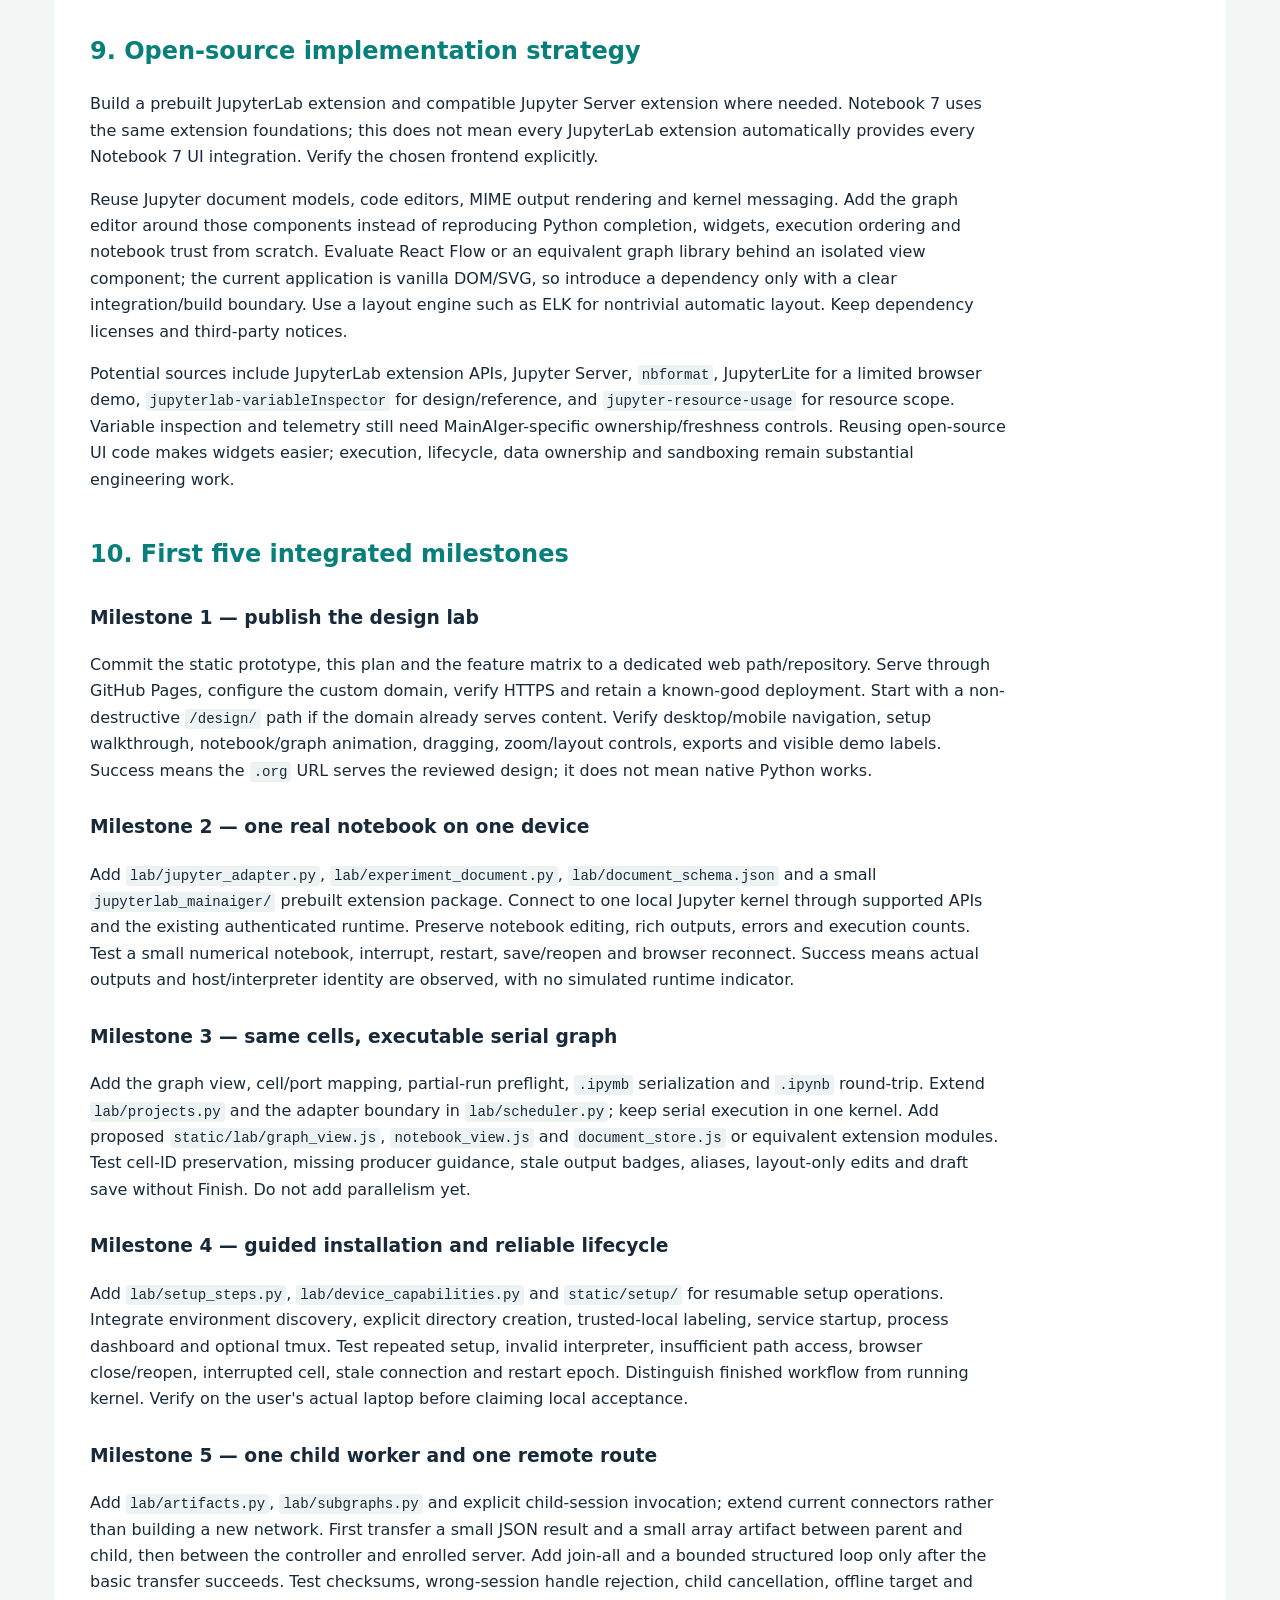
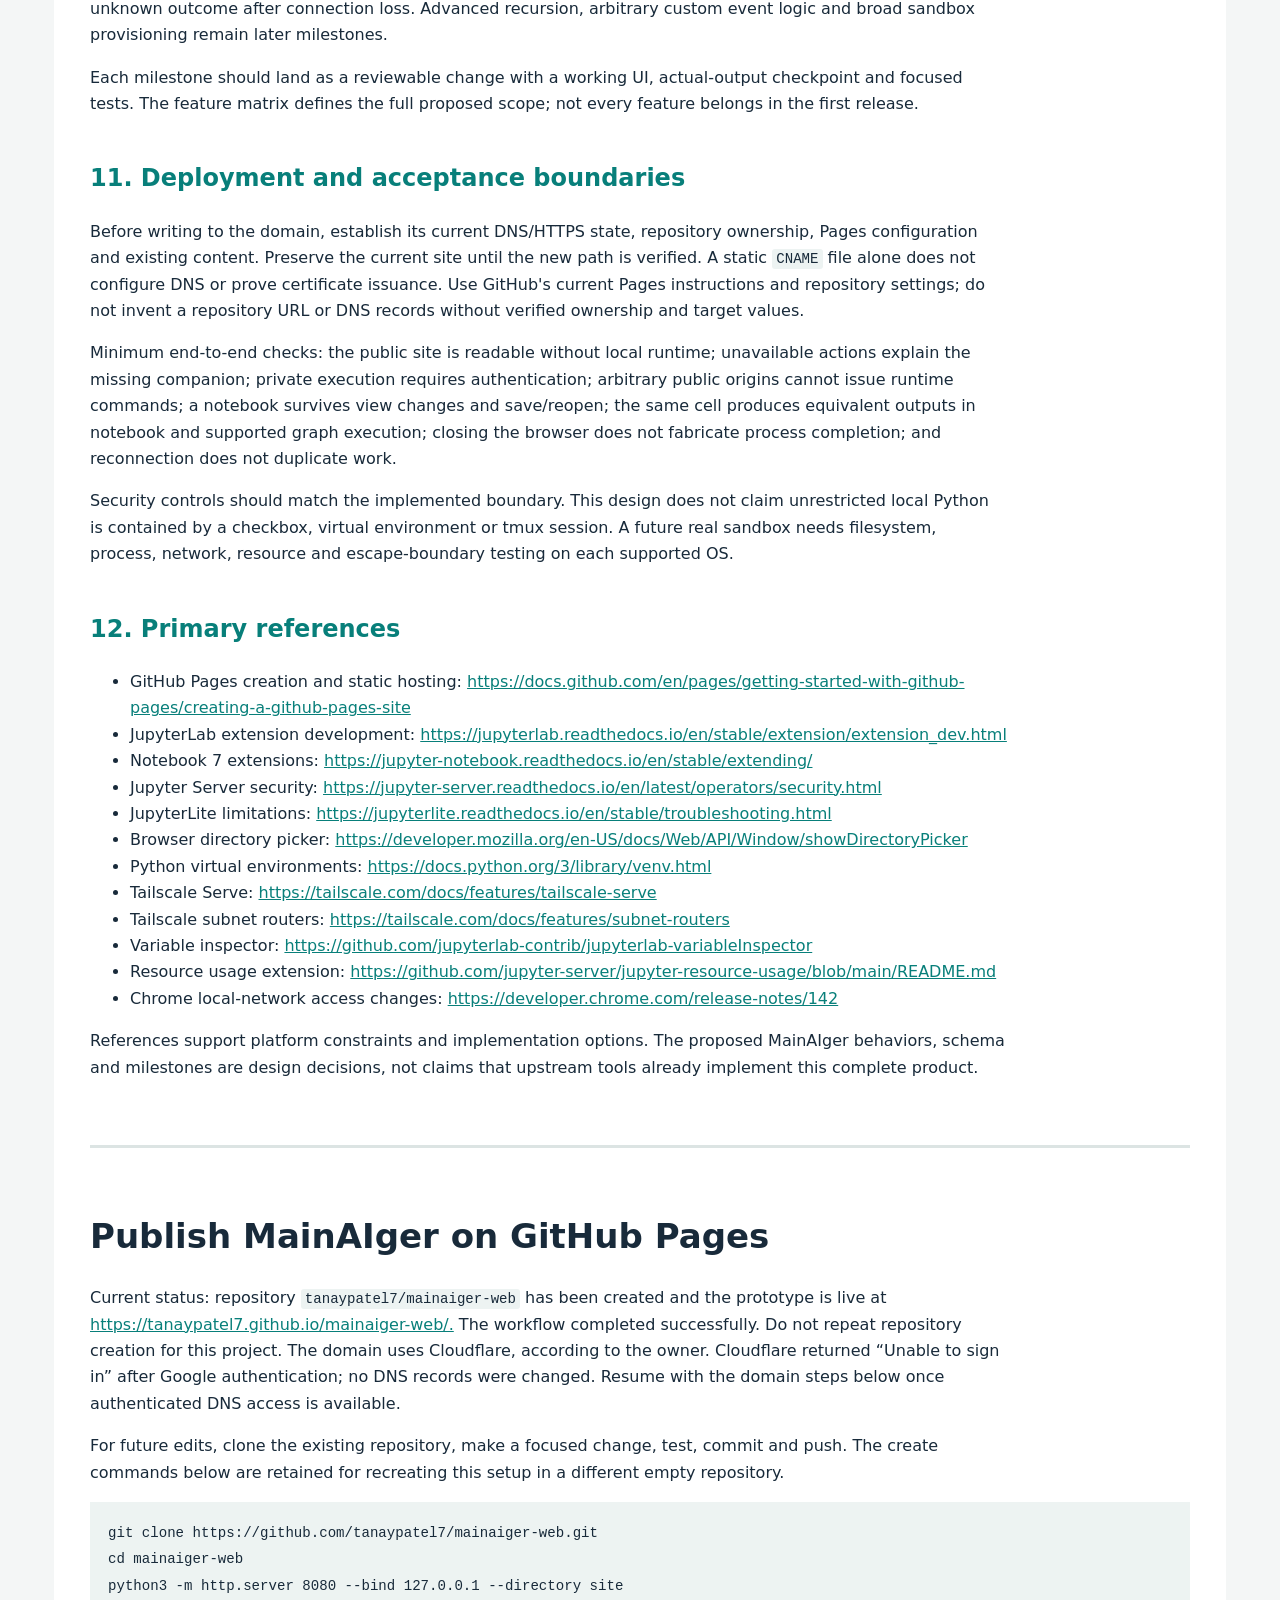
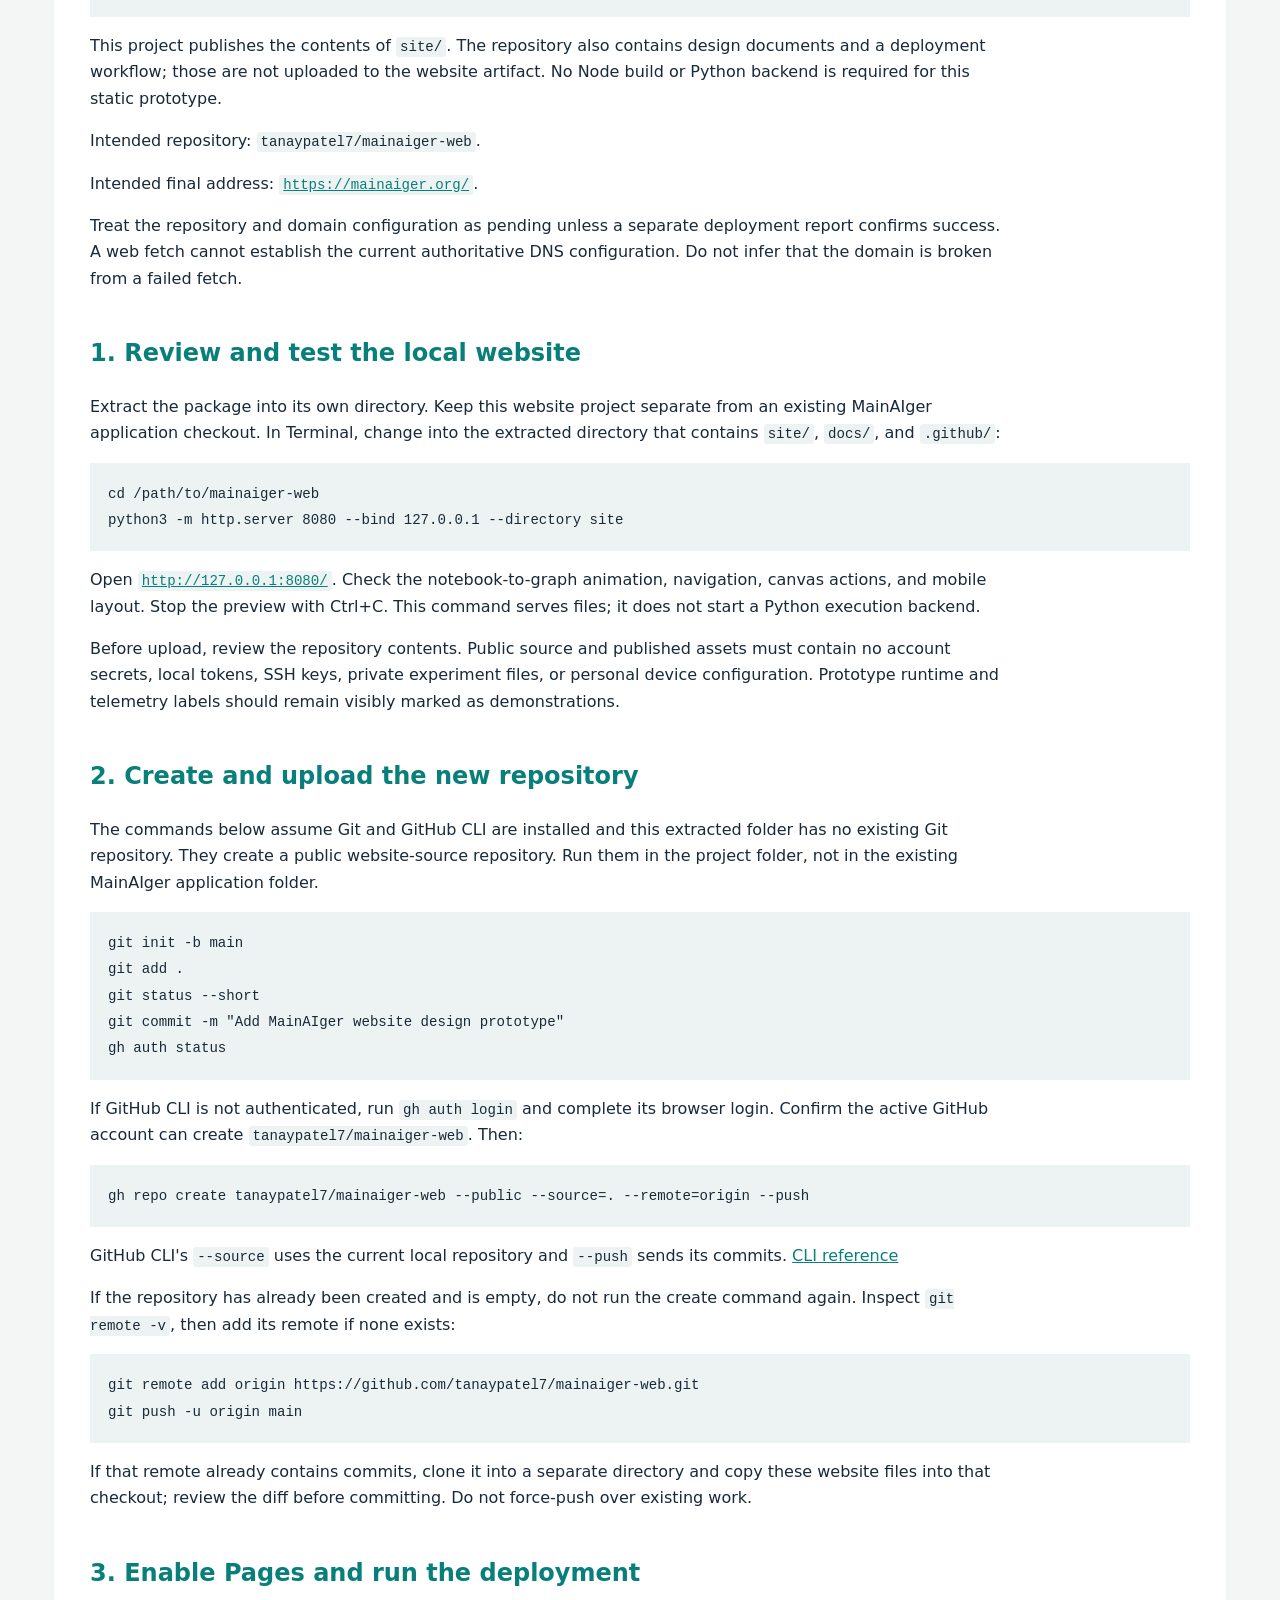
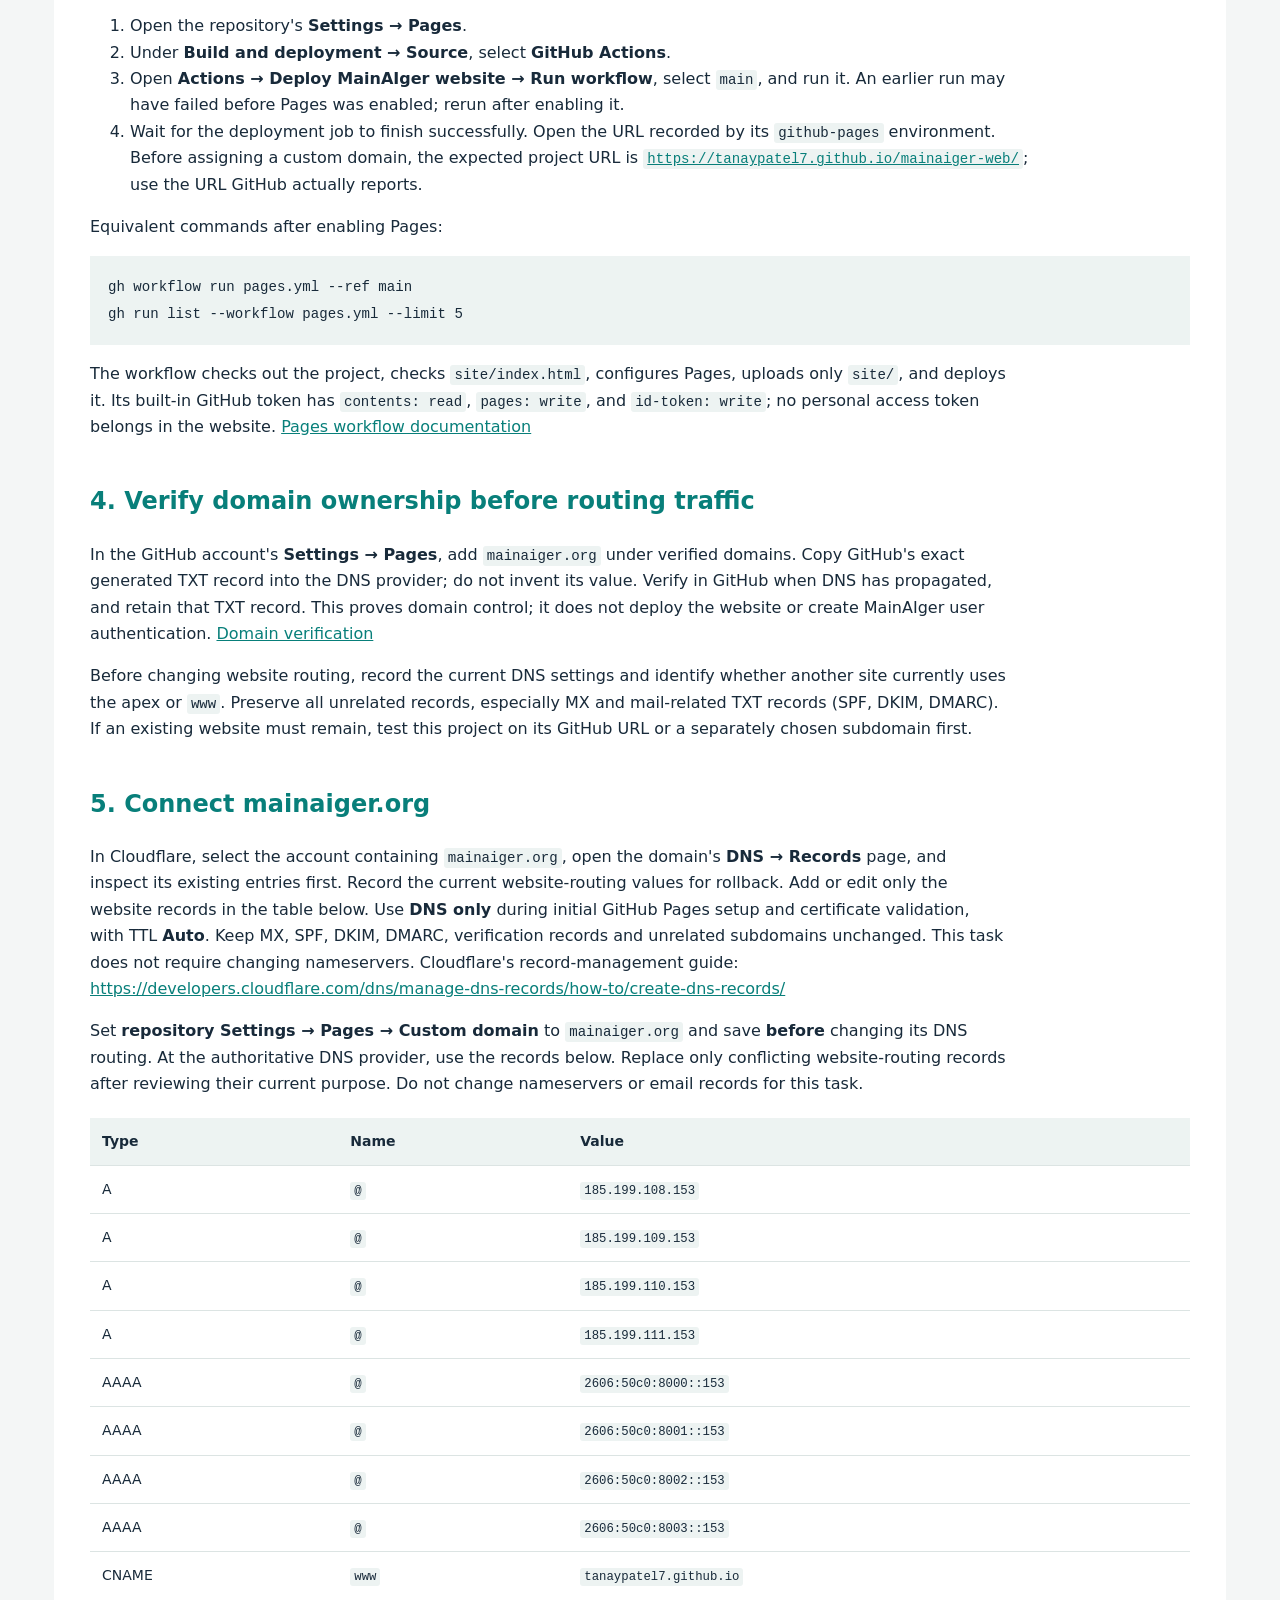
<file: site/design-plan.html>
<!doctype html><html lang="en"><meta charset="utf-8"><meta name="viewport" content="width=device-width,initial-scale=1"><title>MainAIger — design and implementation plan</title><style>body{margin:0;background:#f4f6f6;color:#182a3a;font:16px/1.65 system-ui,sans-serif}header{padding:22px 5%;background:#182a3a;color:white}header a{color:#b7efe6}main{max-width:1100px;margin:36px auto;padding:36px;background:white;border-radius:12px}h1{font-size:34px;line-height:1.2}h2{margin-top:42px;color:#087f7a}h3{margin-top:28px}p,li{max-width:90ch}code{font-size:.88em;background:#edf3f2;padding:2px 4px;border-radius:3px}pre{background:#edf3f2;padding:18px;overflow:auto}pre code{padding:0}a{color:#087f7a}table{border-collapse:collapse;min-width:600px;width:100%;font-size:14px}td,th{padding:12px;text-align:left;border-bottom:1px solid #dce4e3;vertical-align:top}th{background:#edf3f2}.table-wrap{overflow:auto;margin:20px 0}section+section{border-top:3px solid #dce4e3;margin-top:64px;padding-top:40px}@media(max-width:700px){main{margin:0;padding:22px}h1{font-size:28px}}</style><header><b>MainAIger</b> · Design &amp; implementation <a href="index.html" style="float:right">Open prototype →</a></header><main><section><h1>MainAIger Lab: notebook to graph</h1>
<p>Design and implementation plan · 25 October 2026</p>
<p>Implementation status: the static design prototype is published at <a href="https://tanaypatel7.github.io/mainaiger-web/.">https://tanaypatel7.github.io/mainaiger-web/.</a> The repository is <a href="https://github.com/tanaypatel7/mainaiger-web.">https://github.com/tanaypatel7/mainaiger-web.</a> Connecting <code>mainaiger.org</code> remains pending because Cloudflare sign-in failed; no DNS records were changed.</p>
<h2>1. Product decision</h2>
<p>MainAIger should retain the familiar notebook as one view of an experiment and add a second, spatial graph view of the same cells. The public website introduces the product, demonstrates the transformation, distributes installers and explains connection setup. An installed, authenticated runtime executes native Python and manages local or remote devices. The static website is not the runtime.</p>
<p>The first experience should present three clear choices: <strong>Explore the demo</strong>, <strong>Use this computer</strong>, and <strong>Connect an existing MainAIger</strong>. A user can inspect the design without creating an account. Authentication is required before accessing a private runtime. A future MainAIger cloud account can synchronize account-level preferences, but must remain distinct from permission to execute on a particular device.</p>
<p>The accompanying web prototype is a design demonstration. Its process metrics, execution, setup progress and output are simulated unless the interface explicitly reports a verified runtime connection. It does not install Python, operate a terminal, authenticate an account or create a sandbox. A click in the public demo must never silently become a real operating-system action later.</p>
<p>The essential relationship is:</p>
<blockquote>One experiment document → notebook view and graph view → selected runtime → durable run records.</blockquote>
<p>Browser tabs, experiment documents, kernels, OS processes, tmux sessions and devices are separate objects. The interface connects them through visible identifiers rather than treating them as interchangeable.</p>
<h2>2. What already exists</h2>
<p>The inspected MainAIger Development Studio archive identifies Studio 0.2.0 and base application 0.6. It contains a working custom Python Lab, a copied-source Studio, a device-aware broker and connector, and a separate Jupyter launcher. The archive is a source snapshot; it does not establish what is currently deployed on any private device.</p>
<p>Reuse these components:</p>
<div class="table-wrap"><table>
<tr><th>Existing source</th><th>Existing responsibility</th><th>Planned change</th></tr>
<tr><td><code>static/lab/index.html</code>, <code>lab.css</code>, <code>lab.js</code></td><td>Lab chrome, SVG graph, block editor, process/run views</td><td>Add notebook/graph switch, richer cell cards, stable ports, variable drawer and adapter status</td></tr>
<tr><td><code>lab/projects.py</code></td><td>Blocks, graphs, source snapshots and separate layout revisions</td><td>Add versioned experiment-document adapter and migration/export hooks</td></tr>
<tr><td><code>lab/scheduler.py</code></td><td>DAG validation, selected/from/one execution, declared inputs</td><td>Preserve review/readiness rules; add explicit execution-adapter contract</td></tr>
<tr><td><code>lab/runtime.py</code></td><td>Persistent Python subprocesses and lifecycle observations</td><td>Preserve custom runtime; register Jupyter-backed sessions through an adapter</td></tr>
<tr><td><code>lab/interpreter.py</code></td><td>Custom Python execution and bounded namespace summaries</td><td>Keep as a supported backend; do not describe it as a Jupyter kernel</td></tr>
<tr><td><code>lab/host.py</code>, <code>broker.py</code>, <code>connector.py</code></td><td>Enrolled target operations, authentication and transport</td><td>Add narrowly scoped document/kernel actions and truthful connection observations</td></tr>
<tr><td><code>jupyter_workspaces.py</code>, <code>scripts/jupyter/</code></td><td>Existing Jupyter connection workflow</td><td>Reuse target identity and connection verification</td></tr>
<tr><td><code>static/studio/</code>, <code>lab/studio.py</code></td><td>Source navigation, editing and copied-app preview</td><td>Keep distinct from executable experiment graphs; link selected UI features to their source</td></tr>
</table></div>
<p>Current Lab supports Start, End, code and parameter nodes; explicit data/control edges; retained Python sessions; missing-input diagnostics; process observations; save/reopen; and run all/from/selected/one. It executes branches serially in one process. Cycles, conditional guards, structured loops, composites, process scopes and notebook import/export are explicitly deferred. The current SVG cards are fixed-size and route right-center to left-center; flexible notebook cards require new rendering work.</p>
<p>Preserve its useful separation between layout revision and executable revision. Moving a card should not invalidate Python results or imply a changed program. The existing source-map graph is an explanation of source relationships, while the experiment graph has executable semantics; keep those views visibly named.</p>
<h2>3. Public website and private runtime</h2>
<h3>Public origin: <code><a href="https://mainaiger.org">https://mainaiger.org</a></code></h3>
<p>GitHub Pages can serve HTML, CSS, JavaScript, documentation, a prototype, and downloadable release links. It cannot run a server-side Python interpreter, conda, tmux or an interactive terminal. Browser Python through JupyterLite/Pyodide is a possible separate demo mode, with a clearly labeled browser environment and package/filesystem limitations.</p>
<p>Use GitHub Pages first for the design lab and installation guide. Serve the actual private Lab from the installed companion or an authenticated private server. Initially, <strong>Open my Lab</strong> navigates to that runtime in a top-level tab. This avoids making the public page an unrestricted cross-origin terminal client and avoids relying on inconsistent localhost/local-network permissions across browsers. A later paired bridge can be added only with explicit origin checks, short-lived pairing, authorization and capability enforcement.</p>
<p>A public login page alone cannot protect a native kernel. If hosted accounts are introduced, use an appropriate managed authentication service or owned backend, keep private credentials out of static assets, and still require device pairing. Do not embed a shared owner token or GitHub token in JavaScript.</p>
<h3>Installed runtime</h3>
<p>The companion owns environment discovery, approved folders, device identity, process supervision, Jupyter connection and execution. Bind the local service to loopback by default. Remote access uses the existing private network and authenticated HTTPS. The homepage must not expose a private kernel publicly through a new port-forward or Tailscale Funnel.</p>
<p>Use the existing tailnet when available. Joining ordinary Tailscale client devices is not “creating a MainAIger subnet.” Subnet routers are relevant only when deliberately reaching a network that does not run Tailscale directly. Device discovery does not grant execution permission.</p>
<h2>4. Onboarding as a setup notebook</h2>
<p>Replace ten separate blocking pages with a resumable setup notebook and a progress rail: <strong>Choose location → Device → Access → Python → Launch → Connect</strong>. Each section contains a short explanation, a command or form, an observed result and a recovery action. Advanced networking appears after a local experiment works.</p>
<ol>
<li><strong>Choose a mode.</strong> Demo, new local installation or existing installation. Existing users select a known workspace or locate its manifest; reconstruct the UI from saved configuration and current observations. Never infer that stale saved process IDs are still live.</li>
<li><strong>Choose storage.</strong> Before the companion exists, the website offers a browser folder picker where supported or a download/import alternative. That picker grants browser file access only. The installer confirms the native workspace root separately. Show the exact resulting path before creation.</li>
<li><strong>Describe the device.</strong> Ask for a friendly name and role. Discover OS, interpreter candidates, disk availability and memory through the companion. Use a generated installation/device ID rather than an IP as identity. IPs are connection observations and may change. Show unknown GPU capacity as unknown.</li>
<li><strong>Review access.</strong> A table displays path, read/write scope, execution capability, network access and enforcement mechanism. A folder allowlist can constrain companion file APIs; it does not constrain arbitrary Python running with the user&#x27;s OS permissions. Label that mode <strong>Trusted local Python</strong>. A real sandbox requires an OS/container boundary and separate acceptance tests.</li>
<li><strong>Choose Python.</strong> Discover existing venv/conda interpreters, allow creation of a project venv, and show interpreter path, Python version, package state and device in an environment card. Package isolation is not a security sandbox. Do not automatically upgrade an established research environment.</li>
<li><strong>Launch.</strong> Show the managed service, its owned child kernels and optional terminal sessions as separate rows. tmux is an optional terminal convenience. Prefer the platform&#x27;s normal supervisor for long-lived service startup; tmux does not itself manage Jupyter kernel lifecycle or supply isolation.</li>
<li><strong>Connect and verify.</strong> Open the private Lab. Run a small cell and show actual host, interpreter, session ID, working directory and output. Mark setup complete only after this observation succeeds.</li>
</ol>
<p>Before installation, terminal cells have <strong>Copy command</strong> and <strong>I ran this</strong> actions. They cannot execute shell commands from the static page. After pairing with the companion, cells can display <strong>Run on this Mac</strong> or another exact target, preview the operation, stream stdout/stderr, report exit status and retain the operation record. Prefer fixed structured operations for installation steps over arbitrary shell strings. Failed steps remain retryable with idempotent checks; rerunning setup must not overwrite existing experiments.</p>
<p>Use the requested <code>&lt;chosen-root&gt;/mainaiger/main/online_exp/</code> as the initial experiment directory if desired, while separating <code>config/</code>, <code>state/</code>, <code>logs/</code> and optional <code>artifacts/</code> under the MainAIger root. Do not mix application source updates with user experiment storage. Keep secrets outside portable experiment files.</p>
<h2>5. Interface composition</h2>
<p>Keep a Jupyter-like menu, document tabs, execution counts, code editor behavior, Markdown cells, output MIME rendering, kernel selector, command palette and keyboard execution conventions. The left rail contains <strong>Files</strong>, <strong>Running</strong>, <strong>Blocks</strong> and <strong>Outline</strong>. The top toolbar adds a <strong>Notebook | Graph</strong> switch, <strong>Run selection</strong>, <strong>Arrange</strong> and <strong>Fit</strong>. The right drawer contains <strong>Variables</strong>, <strong>Node</strong>, <strong>Run</strong> and <strong>Environment</strong> tabs. The bottom status line reports save state, device, interpreter, session and connection freshness.</p>
<p>Maintain MainAIger&#x27;s current light panels, dark ink and teal actions. Use shape and text as well as color: green circular Start, red outlined shutdown control, rectangular code cells, a double-border subgraph and a distinct service card. A completed workflow uses a neutral <strong>Finish</strong> marker; red is reserved for cancellation, failure or shutdown. Clearly label sample telemetry in the public prototype.</p>
<p>The notebook and graph views share cell IDs and editing state. Changing view does not duplicate code, restart a kernel or run anything. Every code card contains title, execution count/status, device/session badge, collapsible code and an independently collapsible output area. Outputs include their generating run and source revision; older results receive a stale badge after a relevant edit.</p>
<h3>Notebook-to-graph animation</h3>
<p>Use a reversible, roughly three-second transformation with <strong>Replay</strong>, <strong>Pause</strong> and a scrubber:</p>
<ol>
<li>Show familiar stacked Markdown, input and output rectangles.</li>
<li>Add stable cell labels and declared input/output port badges.</li>
<li>Move complete code/output pairs apart while keeping their identity visible.</li>
<li>Reveal control edges in order, then named data edges.</li>
<li>Place Start and Finish around the graph and settle into the spatial layout.</li>
</ol>
<p>A caption states: <strong>The same cells, another view. Layout changes do not change execution.</strong> Moving cards apart cannot prove previously sequential cells are safe to run in parallel. The example should contain an explicit branch with separately declared dependencies. Respect reduced-motion preferences by switching immediately to the final view.</p>
<h3>Canvas and layout</h3>
<p>Provide pan, scroll, zoom, drag, keyboard movement, multi-selection, a minimap and Fit selection/Fit all. “Infinite” means a pannable coordinate space, not an infinitely rendered DOM. Virtualize large graphs and cap output previews.</p>
<p>Connect semantic ports rather than whichever corner happens to be nearest. The router can select a suitable side while preserving the port identity and label. Use distinct line patterns and labels for control, data and error edges; users can hide a layer. Keep the legend consistent with the rendered view. Changing a route is presentation, while reconnecting a port changes execution.</p>
<p><strong>Arrange</strong> offers top-down, left-to-right and radial presentation. Top-down is the default: entry points share a rank; fan-out separates branches; joins converge; exits share a final rank. Multiple Start points are independent entry interfaces, not automatically simultaneous launches. Radial layout is optional for exploration, with explicit direction arrows. Fit changes the camera and optionally collapses details; it must not shrink text below legibility or alter graph semantics.</p>
<p>Duplicate Start/Finish/Stop controls are visual aliases pointing to one semantic ID. Their badges say “alias,” and selecting one highlights all copies. Moving or deleting an alias does not create or cancel a process.</p>
<h2>6. Execution model</h2>
<h3>Start, code and Finish</h3>
<p><strong>Start</strong> enters a workflow invocation. A separate runtime action launches or attaches to a kernel. This permits ordinary notebook reuse and repeated experiments in one session. A Start card shows unique workflow/invocation identity, input contract and selected runtime. Another workflow can invoke it through a declared call interface; a user can also explicitly run it.</p>
<p><strong>Code</strong> executes one cell under the selected adapter. Preserve Jupyter behavior when using a Jupyter kernel, including rich display, errors and execution counts. A code card&#x27;s output edges activate only according to its declared completion/error rules. One shared mutable kernel serializes execution. A branching picture alone does not enable safe parallel evaluation.</p>
<p><strong>Finish</strong> completes the invocation and records results; by default it keeps the kernel alive for inspection. <strong>Interrupt</strong>, <strong>Cancel run</strong>, <strong>Restart kernel</strong> and <strong>Shut down kernel</strong> are distinct actions with distinct effects. An optional “shut down this owned kernel when complete” policy is explicit and cannot kill unrelated processes. Cancellation must propagate to owned children according to a defined policy.</p>
<p>For long-running servers use a <strong>Service</strong> node with start, health, ready, stop and exit states. Readiness may trigger downstream work while the service continues. An “indefinite Stop” is ambiguous; a service has an ongoing lifecycle and a concrete stop operation.</p>
<h3>Inputs, partial execution and variables</h3>
<p>Each runnable node declares named inputs and outputs. Preflight reports missing values, the declared producer, whether a cached value belongs to this session/epoch, and a suggested prerequisite closure. Actions are <strong>Include prerequisites</strong>, <strong>Provide value</strong>, <strong>Use current session value</strong> where valid, or <strong>Cancel</strong>. Re-executing upstream cells can have side effects, so the user must see the expanded run before dispatch.</p>
<p>Static Python analysis can suggest producers but is advisory. Dynamic names, mutation, external files, imports and side effects prevent complete automatic dependency inference. Shared notebook globals remain supported, with an honest hidden-state warning when graph contracts cannot describe them.</p>
<p>The variable drawer shows name, type, shape, approximate size, owning session, producer if known and freshness. Preview values on demand with limits. Do not automatically serialize every tensor or call arbitrary user-defined <code>repr</code> methods. Values in separate processes are not one shared namespace.</p>
<h3>Control edges, joins and custom logic</h3>
<p>Control events are immutable execution records, not arbitrary writable booleans injected into Python globals. Expose a read-only event/context object to custom control nodes. Every token identifies run, activation, source port, sequence, iteration and branch. Data values and control completion remain separate.</p>
<ul>
<li><strong>Fan-out:</strong> emit one activation token per outgoing control edge after successful completion.</li>
<li><strong>Join all:</strong> wait for every required incoming branch in the same run and iteration. Define skipped/cancelled/error behavior instead of waiting forever.</li>
<li><strong>Join any:</strong> accept the first matching activation and explicitly choose whether remaining branches continue or are cancelled. Deduplicate later arrivals.</li>
<li><strong>Branch:</strong> evaluate a declared predicate, select named routes and record the decision. Unchosen paths become skipped.</li>
<li><strong>Custom control:</strong> consume declared events and emit only declared routes. Enforce timeout, output validation and a maximum activation budget. It cannot mutate the scheduler&#x27;s internal history.</li>
</ul>
<h3>Loops, errors and recursion</h3>
<p>Do not accept arbitrary back-edges as implicit loops. A structured For/While/Repeat region has entry, body, carry values, exit condition and maximum iteration/time budget. Every iteration receives an ID. Parallel-for requires isolated workers plus an explicit aggregation node and concurrency limit; reductions must declare order sensitivity.</p>
<p>A Try region has body, catch and finally paths. Catch receives a bounded error descriptor; finally runs once per relevant invocation. Retry is an explicit policy and is disabled by default for side-effecting work. “Failed,” “cancelled” and “unknown after connection loss” are different states.</p>
<p>Recursive calls require an explicit subgraph call, depth/activation limit and termination condition. They are a later phase. Until implemented, validation rejects unsupported recursion rather than appearing to run it.</p>
<h3>Subgraphs and processes</h3>
<p>A subgraph card references a specific document/revision and exposes named inputs and outputs. <strong>Open tab</strong> navigates into it. <strong>Expand here</strong> is initially a view expansion: gray boundary connectors show the parent call mapping, while internal Start/Finish retain their identity. It does not absorb code or change execution.</p>
<p><strong>Inline into parent</strong> is a separate reversible edit that creates fresh cell IDs, maps ports and resolves names. <strong>Run in child kernel</strong> creates an isolated session; <strong>Run in current kernel</strong> uses shared state and serial execution. The UI must name that choice.</p>
<p>Cross-process data uses explicit transfer edges. Support JSON values and declared file/array artifact formats first, including size, checksum, source/destination, storage location and transfer status. Local handles remain valid only in their owning session/epoch. Do not promise transfer of all memory, open sockets, arbitrary Python objects or GPU state. Avoid untrusted pickle ingestion. Large arrays can later use shared memory on one host or artifact transfer between hosts.</p>
<h2>7. Live processes and history</h2>
<p>The Running panel groups <strong>Device → service → kernel/process → active run</strong>. Each row shows observed status and observation time. CPU, RSS and GPU metrics must state their scope; current existing CPU sampling is approximate OS process reporting, not per-cell CPU profiling. Unknown values remain unknown.</p>
<p>Clicking a known kernel opens its linked experiment or offers a list when several documents use it. An arbitrary OS process cannot be reconstructed into a notebook. Display such processes as inspectable external processes only if the user has granted that capability.</p>
<p>Closing a browser tab does not stop the runtime. A disconnected device becomes stale/unknown, not successful or stopped. Reconnection reconciles durable run IDs and receipts; it must not automatically replay uncertain mutations. On completion, the run appears in History/calendar with start/end time, duration, source revision, environment, outputs and logs. Long-lived services retain a live row and periodic event history.</p>
<h2>8. Document format and export</h2>
<p>Use the requested <code>.ipymb</code> extension for a versioned MainAIger experiment document. Treat it as a defined format, not a renamed notebook. Embed a valid notebook payload for cells/outputs and store graph metadata beside it. The same cell IDs identify both views. Start, Finish and service nodes are graph nodes, not fabricated executable notebook cells.</p>
<p>The initial repository bridge uses the following version-1 wrapper. Its control flow preserves the original sequential code-cell order; it does not implement graph execution. Later runtime metadata and richer graph semantics require a documented schema migration.</p>
<pre><code>{
  &quot;format&quot;: &quot;mainaiger&quot;,
  &quot;schema_version&quot;: 1,
  &quot;notebook&quot;: {
    &quot;nbformat&quot;: 4,
    &quot;nbformat_minor&quot;: 5,
    &quot;metadata&quot;: {&quot;kernelspec&quot;: {&quot;name&quot;: &quot;python3&quot;, &quot;display_name&quot;: &quot;Python 3&quot;, &quot;language&quot;: &quot;python&quot;}},
    &quot;cells&quot;: [
      {&quot;id&quot;: &quot;cell_load&quot;, &quot;cell_type&quot;: &quot;code&quot;, &quot;metadata&quot;: {}, &quot;source&quot;: &quot;x = [1, 2, 3]&quot;, &quot;execution_count&quot;: null, &quot;outputs&quot;: []},
      {&quot;id&quot;: &quot;cell_sum&quot;, &quot;cell_type&quot;: &quot;code&quot;, &quot;metadata&quot;: {}, &quot;source&quot;: &quot;total = sum(x)\nprint(total)&quot;, &quot;execution_count&quot;: null, &quot;outputs&quot;: []}
    ]
  },
  &quot;graph&quot;: {
    &quot;nodes&quot;: [
      {&quot;id&quot;: &quot;start&quot;, &quot;kind&quot;: &quot;start&quot;},
      {&quot;id&quot;: &quot;cell_load&quot;, &quot;kind&quot;: &quot;code&quot;, &quot;cell_index&quot;: 0},
      {&quot;id&quot;: &quot;cell_sum&quot;, &quot;kind&quot;: &quot;code&quot;, &quot;cell_index&quot;: 1},
      {&quot;id&quot;: &quot;finish&quot;, &quot;kind&quot;: &quot;finish&quot;}
    ],
    &quot;edges&quot;: [
      {&quot;id&quot;: &quot;e1&quot;, &quot;kind&quot;: &quot;control&quot;, &quot;source&quot;: &quot;start&quot;, &quot;target&quot;: &quot;cell_load&quot;},
      {&quot;id&quot;: &quot;e2&quot;, &quot;kind&quot;: &quot;control&quot;, &quot;source&quot;: &quot;cell_load&quot;, &quot;target&quot;: &quot;cell_sum&quot;},
      {&quot;id&quot;: &quot;e3&quot;, &quot;kind&quot;: &quot;control&quot;, &quot;source&quot;: &quot;cell_sum&quot;, &quot;target&quot;: &quot;finish&quot;}
    ]
  },
  &quot;layout&quot;: {
    &quot;nodes&quot;: {&quot;cell_load&quot;: {&quot;x&quot;: 100, &quot;y&quot;: 140}, &quot;cell_sum&quot;: {&quot;x&quot;: 500, &quot;y&quot;: 140}},
    &quot;viewport&quot;: {&quot;x&quot;: 0, &quot;y&quot;: 0, &quot;zoom&quot;: 1}
  }
}</code></pre>
<p>The bridge preserves the original notebook object, including outputs and unknown metadata. Existing unique cell IDs are reused; absent or conflicting reserved IDs receive graph-only identifiers without rewriting the notebook. Markdown/raw cells remain nonexecuting graph nodes. Version 1 references notebook cells by <code>cell_index</code>; an editable implementation must update these mappings atomically whenever cells are reordered, inserted or removed. Stable cell identity is the target design, while the bridge preserves older notebooks that lack unique IDs. The bridge refuses an export that would hide changed graph semantics unless the user explicitly accepts a lossy conversion. It is not a scheduler.</p>
<p>For the later executable document schema, add document identity, independent execution/layout revisions, named ports, edge kinds, alias identities, subgraph revision references, logical runtime preferences and artifact references. Bind output freshness to the source revision and run ID. These are planned extensions, not fields already implemented by the initial bridge.</p>
<p>Persist documents atomically and allow incomplete drafts. Validate before execution; show disconnected nodes and unsupported constructs without blocking Save. Keep live PID, credentials, socket connections and memory outside the portable file. A saved document does not serialize a running kernel.</p>
<p>Provide <code>.ipynb</code> import/export through <code>nbformat</code>. Preserve cells, IDs, Markdown, attachments, ordinary outputs and notebook metadata; store MainAIger metadata in a namespaced field when appropriate. Export reports constructs that ordinary Jupyter cannot reproduce. Include a migration version and fixture tests for unknown metadata and future fields.</p>
<p>For <code>.py</code>, call the action <strong>Export Python</strong> rather than promising universal compilation. A supported serial DAG can export in dependency order with comments and parameters. Parallel workers, services, loops or advanced event scheduling may require a generated script plus MainAIger runtime. Show that dependency in the export dialog. Large output artifacts remain external with explicit references; a portable ZIP export can include approved artifacts and a manifest.</p>
<h2>9. Open-source implementation strategy</h2>
<p>Build a prebuilt JupyterLab extension and compatible Jupyter Server extension where needed. Notebook 7 uses the same extension foundations; this does not mean every JupyterLab extension automatically provides every Notebook 7 UI integration. Verify the chosen frontend explicitly.</p>
<p>Reuse Jupyter document models, code editors, MIME output rendering and kernel messaging. Add the graph editor around those components instead of reproducing Python completion, widgets, execution ordering and notebook trust from scratch. Evaluate React Flow or an equivalent graph library behind an isolated view component; the current application is vanilla DOM/SVG, so introduce a dependency only with a clear integration/build boundary. Use a layout engine such as ELK for nontrivial automatic layout. Keep dependency licenses and third-party notices.</p>
<p>Potential sources include JupyterLab extension APIs, Jupyter Server, <code>nbformat</code>, JupyterLite for a limited browser demo, <code>jupyterlab-variableInspector</code> for design/reference, and <code>jupyter-resource-usage</code> for resource scope. Variable inspection and telemetry still need MainAIger-specific ownership/freshness controls. Reusing open-source UI code makes widgets easier; execution, lifecycle, data ownership and sandboxing remain substantial engineering work.</p>
<h2>10. First five integrated milestones</h2>
<h3>Milestone 1 — publish the design lab</h3>
<p>Commit the static prototype, this plan and the feature matrix to a dedicated web path/repository. Serve through GitHub Pages, configure the custom domain, verify HTTPS and retain a known-good deployment. Start with a non-destructive <code>/design/</code> path if the domain already serves content. Verify desktop/mobile navigation, setup walkthrough, notebook/graph animation, dragging, zoom/layout controls, exports and visible demo labels. Success means the <code>.org</code> URL serves the reviewed design; it does not mean native Python works.</p>
<h3>Milestone 2 — one real notebook on one device</h3>
<p>Add <code>lab/jupyter_adapter.py</code>, <code>lab/experiment_document.py</code>, <code>lab/document_schema.json</code> and a small <code>jupyterlab_mainaiger/</code> prebuilt extension package. Connect to one local Jupyter kernel through supported APIs and the existing authenticated runtime. Preserve notebook editing, rich outputs, errors and execution counts. Test a small numerical notebook, interrupt, restart, save/reopen and browser reconnect. Success means actual outputs and host/interpreter identity are observed, with no simulated runtime indicator.</p>
<h3>Milestone 3 — same cells, executable serial graph</h3>
<p>Add the graph view, cell/port mapping, partial-run preflight, <code>.ipymb</code> serialization and <code>.ipynb</code> round-trip. Extend <code>lab/projects.py</code> and the adapter boundary in <code>lab/scheduler.py</code>; keep serial execution in one kernel. Add proposed <code>static/lab/graph_view.js</code>, <code>notebook_view.js</code> and <code>document_store.js</code> or equivalent extension modules. Test cell-ID preservation, missing producer guidance, stale output badges, aliases, layout-only edits and draft save without Finish. Do not add parallelism yet.</p>
<h3>Milestone 4 — guided installation and reliable lifecycle</h3>
<p>Add <code>lab/setup_steps.py</code>, <code>lab/device_capabilities.py</code> and <code>static/setup/</code> for resumable setup operations. Integrate environment discovery, explicit directory creation, trusted-local labeling, service startup, process dashboard and optional tmux. Test repeated setup, invalid interpreter, insufficient path access, browser close/reopen, interrupted cell, stale connection and restart epoch. Distinguish finished workflow from running kernel. Verify on the user&#x27;s actual laptop before claiming local acceptance.</p>
<h3>Milestone 5 — one child worker and one remote route</h3>
<p>Add <code>lab/artifacts.py</code>, <code>lab/subgraphs.py</code> and explicit child-session invocation; extend current connectors rather than building a new network. First transfer a small JSON result and a small array artifact between parent and child, then between the controller and enrolled server. Add join-all and a bounded structured loop only after the basic transfer succeeds. Test checksums, wrong-session handle rejection, child cancellation, offline target and unknown outcome after connection loss. Advanced recursion, arbitrary custom event logic and broad sandbox provisioning remain later milestones.</p>
<p>Each milestone should land as a reviewable change with a working UI, actual-output checkpoint and focused tests. The feature matrix defines the full proposed scope; not every feature belongs in the first release.</p>
<h2>11. Deployment and acceptance boundaries</h2>
<p>Before writing to the domain, establish its current DNS/HTTPS state, repository ownership, Pages configuration and existing content. Preserve the current site until the new path is verified. A static <code>CNAME</code> file alone does not configure DNS or prove certificate issuance. Use GitHub&#x27;s current Pages instructions and repository settings; do not invent a repository URL or DNS records without verified ownership and target values.</p>
<p>Minimum end-to-end checks: the public site is readable without local runtime; unavailable actions explain the missing companion; private execution requires authentication; arbitrary public origins cannot issue runtime commands; a notebook survives view changes and save/reopen; the same cell produces equivalent outputs in notebook and supported graph execution; closing the browser does not fabricate process completion; and reconnection does not duplicate work.</p>
<p>Security controls should match the implemented boundary. This design does not claim unrestricted local Python is contained by a checkbox, virtual environment or tmux session. A future real sandbox needs filesystem, process, network, resource and escape-boundary testing on each supported OS.</p>
<h2>12. Primary references</h2>
<ul>
<li>GitHub Pages creation and static hosting: <a href="https://docs.github.com/en/pages/getting-started-with-github-pages/creating-a-github-pages-site">https://docs.github.com/en/pages/getting-started-with-github-pages/creating-a-github-pages-site</a></li>
<li>JupyterLab extension development: <a href="https://jupyterlab.readthedocs.io/en/stable/extension/extension_dev.html">https://jupyterlab.readthedocs.io/en/stable/extension/extension_dev.html</a></li>
<li>Notebook 7 extensions: <a href="https://jupyter-notebook.readthedocs.io/en/stable/extending/">https://jupyter-notebook.readthedocs.io/en/stable/extending/</a></li>
<li>Jupyter Server security: <a href="https://jupyter-server.readthedocs.io/en/latest/operators/security.html">https://jupyter-server.readthedocs.io/en/latest/operators/security.html</a></li>
<li>JupyterLite limitations: <a href="https://jupyterlite.readthedocs.io/en/stable/troubleshooting.html">https://jupyterlite.readthedocs.io/en/stable/troubleshooting.html</a></li>
<li>Browser directory picker: <a href="https://developer.mozilla.org/en-US/docs/Web/API/Window/showDirectoryPicker">https://developer.mozilla.org/en-US/docs/Web/API/Window/showDirectoryPicker</a></li>
<li>Python virtual environments: <a href="https://docs.python.org/3/library/venv.html">https://docs.python.org/3/library/venv.html</a></li>
<li>Tailscale Serve: <a href="https://tailscale.com/docs/features/tailscale-serve">https://tailscale.com/docs/features/tailscale-serve</a></li>
<li>Tailscale subnet routers: <a href="https://tailscale.com/docs/features/subnet-routers">https://tailscale.com/docs/features/subnet-routers</a></li>
<li>Variable inspector: <a href="https://github.com/jupyterlab-contrib/jupyterlab-variableInspector">https://github.com/jupyterlab-contrib/jupyterlab-variableInspector</a></li>
<li>Resource usage extension: <a href="https://github.com/jupyter-server/jupyter-resource-usage/blob/main/README.md">https://github.com/jupyter-server/jupyter-resource-usage/blob/main/README.md</a></li>
<li>Chrome local-network access changes: <a href="https://developer.chrome.com/release-notes/142">https://developer.chrome.com/release-notes/142</a></li>
</ul>
<p>References support platform constraints and implementation options. The proposed MainAIger behaviors, schema and milestones are design decisions, not claims that upstream tools already implement this complete product.</p></section>
<section><h1>Publish MainAIger on GitHub Pages</h1>
<p>Current status: repository <code>tanaypatel7/mainaiger-web</code> has been created and the prototype is live at <a href="https://tanaypatel7.github.io/mainaiger-web/.">https://tanaypatel7.github.io/mainaiger-web/.</a> The workflow completed successfully. Do not repeat repository creation for this project. The domain uses Cloudflare, according to the owner. Cloudflare returned “Unable to sign in” after Google authentication; no DNS records were changed. Resume with the domain steps below once authenticated DNS access is available.</p>
<p>For future edits, clone the existing repository, make a focused change, test, commit and push. The create commands below are retained for recreating this setup in a different empty repository.</p>
<pre><code>git clone https://github.com/tanaypatel7/mainaiger-web.git
cd mainaiger-web
python3 -m http.server 8080 --bind 127.0.0.1 --directory site</code></pre>
<p>This project publishes the contents of <code>site/</code>. The repository also contains design documents and a deployment workflow; those are not uploaded to the website artifact. No Node build or Python backend is required for this static prototype.</p>
<p>Intended repository: <code>tanaypatel7/mainaiger-web</code>.</p>
<p>Intended final address: <code><a href="https://mainaiger.org/">https://mainaiger.org/</a></code>.</p>
<p>Treat the repository and domain configuration as pending unless a separate deployment report confirms success. A web fetch cannot establish the current authoritative DNS configuration. Do not infer that the domain is broken from a failed fetch.</p>
<h2>1. Review and test the local website</h2>
<p>Extract the package into its own directory. Keep this website project separate from an existing MainAIger application checkout. In Terminal, change into the extracted directory that contains <code>site/</code>, <code>docs/</code>, and <code>.github/</code>:</p>
<pre><code>cd /path/to/mainaiger-web
python3 -m http.server 8080 --bind 127.0.0.1 --directory site</code></pre>
<p>Open <code><a href="http://127.0.0.1:8080/">http://127.0.0.1:8080/</a></code>. Check the notebook-to-graph animation, navigation, canvas actions, and mobile layout. Stop the preview with Ctrl+C. This command serves files; it does not start a Python execution backend.</p>
<p>Before upload, review the repository contents. Public source and published assets must contain no account secrets, local tokens, SSH keys, private experiment files, or personal device configuration. Prototype runtime and telemetry labels should remain visibly marked as demonstrations.</p>
<h2>2. Create and upload the new repository</h2>
<p>The commands below assume Git and GitHub CLI are installed and this extracted folder has no existing Git repository. They create a public website-source repository. Run them in the project folder, not in the existing MainAIger application folder.</p>
<pre><code>git init -b main
git add .
git status --short
git commit -m &quot;Add MainAIger website design prototype&quot;
gh auth status</code></pre>
<p>If GitHub CLI is not authenticated, run <code>gh auth login</code> and complete its browser login. Confirm the active GitHub account can create <code>tanaypatel7/mainaiger-web</code>. Then:</p>
<pre><code>gh repo create tanaypatel7/mainaiger-web --public --source=. --remote=origin --push</code></pre>
<p>GitHub CLI&#x27;s <code>--source</code> uses the current local repository and <code>--push</code> sends its commits. <a href="https://cli.github.com/manual/gh_repo_create">CLI reference</a></p>
<p>If the repository has already been created and is empty, do not run the create command again. Inspect <code>git remote -v</code>, then add its remote if none exists:</p>
<pre><code>git remote add origin https://github.com/tanaypatel7/mainaiger-web.git
git push -u origin main</code></pre>
<p>If that remote already contains commits, clone it into a separate directory and copy these website files into that checkout; review the diff before committing. Do not force-push over existing work.</p>
<h2>3. Enable Pages and run the deployment</h2>
<ol>
<li>Open the repository&#x27;s <strong>Settings → Pages</strong>.</li>
<li>Under <strong>Build and deployment → Source</strong>, select <strong>GitHub Actions</strong>.</li>
<li>Open <strong>Actions → Deploy MainAIger website → Run workflow</strong>, select <code>main</code>, and run it. An earlier run may have failed before Pages was enabled; rerun after enabling it.</li>
<li>Wait for the deployment job to finish successfully. Open the URL recorded by its <code>github-pages</code> environment. Before assigning a custom domain, the expected project URL is <code><a href="https://tanaypatel7.github.io/mainaiger-web/">https://tanaypatel7.github.io/mainaiger-web/</a></code>; use the URL GitHub actually reports.</li>
</ol>
<p>Equivalent commands after enabling Pages:</p>
<pre><code>gh workflow run pages.yml --ref main
gh run list --workflow pages.yml --limit 5</code></pre>
<p>The workflow checks out the project, checks <code>site/index.html</code>, configures Pages, uploads only <code>site/</code>, and deploys it. Its built-in GitHub token has <code>contents: read</code>, <code>pages: write</code>, and <code>id-token: write</code>; no personal access token belongs in the website. <a href="https://docs.github.com/en/pages/getting-started-with-github-pages/using-custom-workflows-with-github-pages">Pages workflow documentation</a></p>
<h2>4. Verify domain ownership before routing traffic</h2>
<p>In the GitHub account&#x27;s <strong>Settings → Pages</strong>, add <code>mainaiger.org</code> under verified domains. Copy GitHub&#x27;s exact generated TXT record into the DNS provider; do not invent its value. Verify in GitHub when DNS has propagated, and retain that TXT record. This proves domain control; it does not deploy the website or create MainAIger user authentication. <a href="https://docs.github.com/en/pages/configuring-a-custom-domain-for-your-github-pages-site/verifying-your-custom-domain-for-github-pages">Domain verification</a></p>
<p>Before changing website routing, record the current DNS settings and identify whether another site currently uses the apex or <code>www</code>. Preserve all unrelated records, especially MX and mail-related TXT records (SPF, DKIM, DMARC). If an existing website must remain, test this project on its GitHub URL or a separately chosen subdomain first.</p>
<h2>5. Connect mainaiger.org</h2>
<p>In Cloudflare, select the account containing <code>mainaiger.org</code>, open the domain&#x27;s <strong>DNS → Records</strong> page, and inspect its existing entries first. Record the current website-routing values for rollback. Add or edit only the website records in the table below. Use <strong>DNS only</strong> during initial GitHub Pages setup and certificate validation, with TTL <strong>Auto</strong>. Keep MX, SPF, DKIM, DMARC, verification records and unrelated subdomains unchanged. This task does not require changing nameservers. Cloudflare&#x27;s record-management guide: <a href="https://developers.cloudflare.com/dns/manage-dns-records/how-to/create-dns-records/">https://developers.cloudflare.com/dns/manage-dns-records/how-to/create-dns-records/</a></p>
<p>Set <strong>repository Settings → Pages → Custom domain</strong> to <code>mainaiger.org</code> and save <strong>before</strong> changing its DNS routing. At the authoritative DNS provider, use the records below. Replace only conflicting website-routing records after reviewing their current purpose. Do not change nameservers or email records for this task.</p>
<div class="table-wrap"><table>
<tr><th>Type</th><th>Name</th><th>Value</th></tr>
<tr><td>A</td><td><code>@</code></td><td><code>185.199.108.153</code></td></tr>
<tr><td>A</td><td><code>@</code></td><td><code>185.199.109.153</code></td></tr>
<tr><td>A</td><td><code>@</code></td><td><code>185.199.110.153</code></td></tr>
<tr><td>A</td><td><code>@</code></td><td><code>185.199.111.153</code></td></tr>
<tr><td>AAAA</td><td><code>@</code></td><td><code>2606:50c0:8000::153</code></td></tr>
<tr><td>AAAA</td><td><code>@</code></td><td><code>2606:50c0:8001::153</code></td></tr>
<tr><td>AAAA</td><td><code>@</code></td><td><code>2606:50c0:8002::153</code></td></tr>
<tr><td>AAAA</td><td><code>@</code></td><td><code>2606:50c0:8003::153</code></td></tr>
<tr><td>CNAME</td><td><code>www</code></td><td><code>tanaypatel7.github.io</code></td></tr>
</table></div>
<p>Use the DNS provider&#x27;s equivalent apex field if it does not accept <code>@</code>. Alternatively, a provider-supported apex ALIAS/ANAME can target <code>tanaypatel7.github.io</code>; use one apex strategy. Avoid wildcard records. The <code>www</code> target contains neither a protocol nor <code>/mainaiger-web/</code>.</p>
<p>Custom Actions deployments use the repository&#x27;s domain setting; a repository <code>CNAME</code> file is not required. <a href="https://docs.github.com/en/pages/configuring-a-custom-domain-for-your-github-pages-site/managing-a-custom-domain-for-your-github-pages-site">Official domain and DNS configuration</a></p>
<h2>6. Check DNS, HTTPS, and the interface</h2>
<p>From macOS/Linux, inspect the current public records:</p>
<pre><code>dig mainaiger.org A +short
dig mainaiger.org AAAA +short
dig www.mainaiger.org CNAME +short
dig mainaiger.org MX +short
dig mainaiger.org TXT +short</code></pre>
<p>Compare the website addresses with the table and the mail records with the saved pre-change values. Check that the apex and <code>www</code> resolve to the intended site. DNS propagation can take time; do not repeatedly replace correct records because a cache is stale.</p>
<p>In repository Pages settings, wait for a successful DNS check and certificate availability, then select <strong>Enforce HTTPS</strong>. GitHub requests a certificate after the DNS check succeeds. <a href="https://docs.github.com/en/pages/getting-started-with-github-pages/securing-your-github-pages-site-with-https">HTTPS documentation</a></p>
<pre><code>curl -I https://mainaiger.org/
curl -I http://mainaiger.org/
curl -I https://www.mainaiger.org/</code></pre>
<p>Open <code><a href="https://mainaiger.org/">https://mainaiger.org/</a></code> in a normal browser and verify:</p>
<ul>
<li>The page is the intended MainAIger prototype and HTTPS has no certificate error.</li>
<li>HTTP redirects to HTTPS; <code>www</code> reaches the configured canonical website.</li>
<li>Styles, scripts, images, and download links load from both a fresh visit and a refresh.</li>
<li>Notebook/Graph switching preserves cell content and the animation can be replayed.</li>
<li>Canvas controls and mobile navigation remain usable.</li>
<li>Simulated runtime actions cannot be confused with real execution, login, installation, or device connection.</li>
</ul>
<p>If the project URL works but the custom domain fails, inspect domain settings, authoritative DNS, and certificate state. If both fail, inspect the Actions run and uploaded <code>site/</code> entry point first. If HTML loads without assets, check relative asset paths; the project URL includes <code>/mainaiger-web/</code> before a custom domain is applied.</p>
<h2>7. Publish changes and roll back</h2>
<p>For routine edits, change files under <code>site/</code>, test locally, commit, and push <code>main</code>. The workflow deploys that commit. Keep experimental work on a separate branch until reviewed.</p>
<pre><code>git diff
git add site docs .github
git commit -m &quot;Update MainAIger website&quot;
git push</code></pre>
<p>To undo a bad site update, inspect <code>git log --oneline</code>, then revert the specific bad commit and push the new revert commit. This redeploys through the same workflow and preserves history. Do not use force-push as the default rollback. To undo a domain migration, restore the recorded previous website-routing settings while preserving email and verification records. If retiring Pages entirely, remove obsolete DNS routing as part of that change rather than leaving an unclaimed domain pointing at Pages.</p>
<h2>What this deployment does not provide</h2>
<p>GitHub Pages serves static files; it does not host MainAIger accounts, native Python kernels, shell execution, tmux, or the local device controller. Authentication needs a separately implemented identity service or local-runtime flow. Keep runtime access private and authenticated; do not publish runtime tokens or device administration endpoints through this site. <a href="https://docs.github.com/en/pages/getting-started-with-github-pages/creating-a-github-pages-site">GitHub Pages capability boundary</a></p>
<h2>Action versions verified for this package</h2>
<p>The workflow uses exact release tags observed in official action repositories on 25 October 2026. GitHub&#x27;s general documentation examples can lag the action release pages. GitHub-hosted <code>ubuntu-latest</code> is used; a future self-hosted runner needs a separate compatibility check.</p>
<div class="table-wrap"><table>
<tr><th>Action</th><th>Version</th><th>Official release</th></tr>
<tr><td>Checkout</td><td><code>v7.0.1</code></td><td><a href="https://github.com/actions/checkout/releases/tag/v7.0.1">https://github.com/actions/checkout/releases/tag/v7.0.1</a></td></tr>
<tr><td>Configure Pages</td><td><code>v6.0.0</code></td><td><a href="https://github.com/actions/configure-pages/releases/tag/v6.0.0">https://github.com/actions/configure-pages/releases/tag/v6.0.0</a></td></tr>
<tr><td>Upload Pages artifact</td><td><code>v5.0.0</code></td><td><a href="https://github.com/actions/upload-pages-artifact/releases/tag/v5.0.0">https://github.com/actions/upload-pages-artifact/releases/tag/v5.0.0</a></td></tr>
<tr><td>Deploy Pages</td><td><code>v5.0.1</code></td><td><a href="https://github.com/actions/deploy-pages/releases/tag/v5.0.1">https://github.com/actions/deploy-pages/releases/tag/v5.0.1</a></td></tr>
</table></div>
<p>Workflow structure reference: <a href="https://github.com/actions/starter-workflows/blob/main/pages/static.yml">https://github.com/actions/starter-workflows/blob/main/pages/static.yml</a></p></section>
<section><h1>Validation and delivery status</h1>
<p>Checked on 25 October 2026. This report describes this package, not an installed MainAIger runtime on a private device.</p>
<h2>Passed</h2>
<ul>
<li>Created public repository <code>tanaypatel7/mainaiger-web</code>, uploaded this package,</li>
</ul>
<p>enabled GitHub Actions as the Pages source, and verified successful deployment run <code>40262814140</code> (attempt 2). The first attempt occurred before Pages was enabled.</p>
<ul>
<li>Opened the published HTTPS site at <code><a href="https://tanaypatel7.github.io/mainaiger-web/">https://tanaypatel7.github.io/mainaiger-web/</a></code></li>
</ul>
<p>and verified its interface and export dialog. Downloaded its <code>.ipymb</code> example and successfully validated it with the real Python bridge.</p>
<ul>
<li>Python document bridge: <strong>10 unit tests passed</strong>. Coverage includes lossless</li>
</ul>
<p>notebook JSON round-trip, unknown metadata, Markdown preservation, missing and duplicate original cell IDs, invalid references/types, unsupported schema versions, incomplete drafts, changed execution order, advanced graph export guards, Unicode, and overwrite protection.</p>
<ul>
<li>The supplied <code>.ipymb</code> example passes the bridge&#x27;s structural validator.</li>
<li><code>node --check site/app.js</code> passes.</li>
<li>The design-plan example is valid JSON; the feature matrix contains 60 unique</li>
</ul>
<p>feature IDs and complete fields. The prototype contains 26 grouped interface illustrations with behavior and implementation details.</p>
<ul>
<li>Browser review on the local preview: landing page, notebook/graph switch,</li>
</ul>
<p>attached code/output cards, graph drag, saved-layout feedback, missing-input identification, prerequisite simulation, selected-cell simulation, process inspector, setup permission page, feature atlas, and documentation navigation.</p>
<ul>
<li>Browser layout check at a 390-pixel iframe width: landing page and graph</li>
</ul>
<p>navigation/toolbar render and remain usable. This is a responsive-layout check, not a physical iPhone/iPad or Safari acceptance test.</p>
<ul>
<li>The separate conversation animation was visually checked in notebook and graph</li>
</ul>
<p>states, retaining cell titles, code and outputs.</p>
<ul>
<li>GitHub Actions YAML parsed; the official action release tags referenced by the</li>
</ul>
<p>workflow were verified and the workflow deployed successfully.</p>
<h2>Corrected during review</h2>
<p>The initial graph default fitted the whole document at an unreadably small zoom. It now opens at a readable zoom with an explicit <strong>Fit overview</strong> action. The <strong>Try a missing dependency</strong> action now performs the simulated preflight check instead of only selecting its cell.</p>
<h2>Still unverified or unimplemented</h2>
<ul>
<li>Authoritative DNS settings, custom-domain routing and custom-domain HTTPS</li>
</ul>
<p>certificate issuance. Cloudflare returned “Unable to sign in” after the Google authentication attempt. No DNS records or custom-domain routing were changed. The domain could not be loaded by the web retrieval service; that does not prove the domain is down. The GitHub Pages URL remains available.</p>
<ul>
<li>Native Python/Jupyter execution, runtime pairing, authentication, shell execution,</li>
</ul>
<p>package installation, actual sandboxing, tmux, private networking, telemetry, child processes and service lifecycle. These remain design specifications in the website. No device setup command was run by the prototype.</p>
<ul>
<li>Browser download delivery on every supported browser, physical touch devices,</li>
</ul>
<p>all keyboard paths, screen-reader acceptance, large-graph performance, real remote failures, and production browser security policies.</p>
<p>The document converter is real code. All website runs, variables, device properties and resource metrics are demonstrations. Published status must be updated only after GitHub and domain verification succeed.</p></section></main></html>
</file>
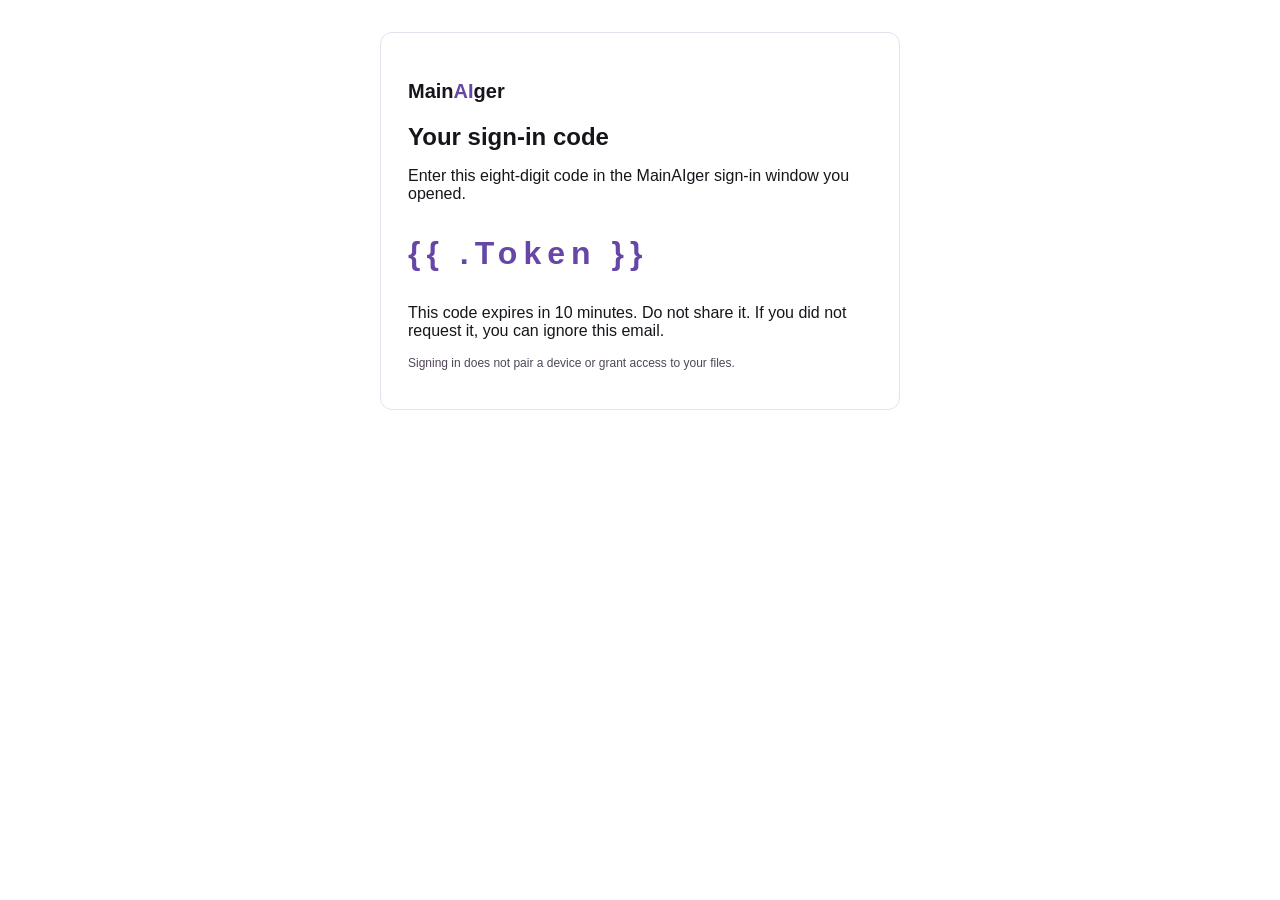
<file: templates/magic-link-or-otp.html>
<!doctype html>
<html lang="en"><head><meta charset="utf-8"><title>Your MainAIger sign-in code</title></head>
<body style="margin:0;background:#FFFFFF;color:#17151B;font-family:Arial,sans-serif">
<table role="presentation" style="width:100%;max-width:520px;margin:32px auto;padding:24px;border:1px solid #E5E1EC;border-radius:12px"><tr><td>
<p style="font-size:20px;font-weight:bold">Main<span style="color:#6747A6">AI</span>ger</p>
<h1 style="font-size:24px">Your sign-in code</h1>
<p>Enter this eight-digit code in the MainAIger sign-in window you opened.</p>
<p style="font-size:32px;font-weight:bold;letter-spacing:6px;color:#6747A6">{{ .Token }}</p>
<p>This code expires in 10 minutes. Do not share it. If you did not request it, you can ignore this email.</p>
<p style="font-size:12px;color:#4F4758">Signing in does not pair a device or grant access to your files.</p>
</td></tr></table></body></html>
</file>
<file: site/styles.css>
:root{color-scheme:light;--bg:#FFFFFF;--ink:#17151B;--purple:#6747A6;--gold:#B68A2E;--gold-text:#89621B;--yellow:#F5CB42;--muted:#4F4758;--line:#CBC4D1;--control-line:#877D90;--soft:#F4F0E8;--soft-purple:#F0EAF7;--gold-ui:#89621B;--gold-on:#FFFFFF;--band-bg:#17151B;--band-ink:#FAFAFC;--band-muted:#D4CDD9;--dialog-shadow:0 24px 90px rgba(0,0,0,.2);font-family:Inter,ui-sans-serif,system-ui,-apple-system,BlinkMacSystemFont,"Segoe UI",sans-serif}
@media(prefers-color-scheme:dark){:root:not([data-theme=light]){color-scheme:dark;--bg:#111114;--ink:#FAFAFC;--purple:#B8A1ED;--gold:#D9B968;--gold-text:#D9B968;--muted:#B9B5C1;--line:rgba(250,250,252,.17);--control-line:#77707F;--soft:#1A191F;--soft-purple:#201B2A;--gold-ui:#D9B968;--gold-on:#17151B;--band-bg:transparent;--band-ink:#FAFAFC;--band-muted:#B9B5C1;--dialog-shadow:0 24px 90px rgba(0,0,0,.6)}}
:root[data-theme=dark]{color-scheme:dark;--bg:#111114;--ink:#FAFAFC;--purple:#B8A1ED;--gold:#D9B968;--gold-text:#D9B968;--muted:#B9B5C1;--line:rgba(250,250,252,.17);--control-line:#77707F;--soft:#1A191F;--soft-purple:#201B2A;--gold-ui:#D9B968;--gold-on:#17151B;--band-bg:transparent;--band-ink:#FAFAFC;--band-muted:#B9B5C1;--dialog-shadow:0 24px 90px rgba(0,0,0,.6)}
*{box-sizing:border-box}html{scroll-behavior:smooth;scroll-padding-top:24px}body{margin:0;background:var(--bg);color:var(--ink);font-size:16px;line-height:1.6}button,select{font:inherit;color-scheme:inherit}button,a,select{-webkit-tap-highlight-color:transparent}button,a{touch-action:manipulation}a{color:inherit;text-decoration:none}button{cursor:pointer}button:disabled{cursor:not-allowed}button:focus-visible,a:focus-visible,select:focus-visible{outline:3px solid var(--purple);outline-offset:5px}.wrap{width:min(1264px,calc(100% - 96px));margin-inline:auto}.sr-only{position:absolute;width:1px;height:1px;padding:0;margin:-1px;overflow:hidden;clip:rect(0,0,0,0);white-space:nowrap;border:0}.skip-link{position:absolute;z-index:20;top:4px;left:12px;padding:8px 16px;background:var(--ink);color:var(--bg);transform:translateY(-150%)}.skip-link:focus{transform:none}.preview-note{min-height:34px;background:var(--soft);color:var(--muted);font-size:12px;letter-spacing:.01em;text-align:center;padding:8px 20px;line-height:1.5}.preview-dot{display:inline-block;width:6px;height:6px;vertical-align:2px;border-radius:50%;background:var(--gold-ui);margin-right:8px}.site-header{height:100px;display:flex;align-items:center;gap:42px}.wordmark{font-size:29px;letter-spacing:-1.6px;font-weight:700;line-height:1;white-space:nowrap}.wordmark>span:not(.brand-stop){color:var(--purple)}.brand-stop{color:var(--gold-ui);margin-left:1px}.main-nav{display:flex;gap:30px;margin-left:24px;font-size:14px}.main-nav a{padding-block:10px}.main-nav a:hover{color:var(--purple)}.header-actions{margin-left:auto;display:flex;align-items:center;gap:18px}.theme-control select{font-size:12px;padding:9px 23px 9px 8px;background:var(--bg);color:var(--muted);border:0;border-radius:5px;max-width:130px}.button{appearance:none;background:var(--bg);color:var(--ink);display:inline-flex;align-items:center;justify-content:center;gap:18px;min-height:50px;padding:12px 21px;border:1px solid transparent;border-radius:8px;font-weight:600;font-size:14px;line-height:1.35;transition:box-shadow .15s}.button-primary{background:var(--yellow);color:#17151B;border-color:var(--gold-ui)}.button-primary:hover{box-shadow:0 0 0 4px color-mix(in srgb,var(--yellow) 18%,transparent)}.button-outline{color:var(--ink);border-color:var(--control-line);background:var(--bg)}.button-outline:hover:not(:disabled){background:var(--soft)}.button-quiet{background:none;color:var(--ink);padding-inline:10px;min-height:44px}.hero{display:grid;grid-template-columns:1.02fr 1fr;align-items:center;min-height:650px;padding-block:45px 74px;gap:20px}.eyebrow{color:var(--gold-text);font-size:12px;font-weight:650;letter-spacing:.11em;text-transform:uppercase;margin:0 0 25px;display:flex;align-items:center;gap:11px;line-height:1.5}.eyebrow>span{width:32px;height:3px;background:var(--gold-ui)}h1,h2,h3,p{margin-top:0}h1{font-size:clamp(51px,5.4vw,78px);line-height:1.04;letter-spacing:-4.3px;font-weight:600;margin-bottom:28px}em{font-style:normal;color:var(--purple)}.hero-intro{max-width:465px;color:var(--muted);font-size:17px;line-height:1.7;margin-bottom:31px}.hero-actions{display:flex;gap:12px;flex-wrap:wrap}.hero-footnote{font-size:12px;color:var(--muted);margin:17px 0 0;max-width:420px}.hero-visual{min-width:0;align-self:center;position:relative}.mascot-stage{aspect-ratio:1.08;display:grid;place-items:center;max-height:560px}.mascot-sculpture{width:100%;height:100%;display:flex;align-items:center;justify-content:center}.mascot-sculpture>svg{display:block;width:100%;height:auto;overflow:visible}.mascot-caption{display:flex;align-items:center;justify-content:center;gap:18px;color:var(--muted);font-size:12px;margin-top:-20px;line-height:1.6}.mascot-caption strong{font-weight:600;color:var(--ink)}.hello-button{font-size:12px;white-space:nowrap;background:transparent;border:0;color:var(--purple);min-height:44px;padding:8px}.hello-button:hover{text-decoration:underline;text-underline-offset:4px}.intro-line{padding:24px 28px;border-top:2px solid var(--gold-ui);display:flex;justify-content:space-between;gap:20px;font-size:12px;color:var(--band-muted);background:var(--band-bg)}.intro-line strong{display:block;color:var(--band-ink);font-size:15px;font-weight:600;margin-bottom:3px}.intro-line span{position:relative;padding-left:17px}.intro-line span:before{content:"";position:absolute;left:0;top:9px;width:5px;height:5px;background:var(--yellow);border-radius:50%}.lab-section{display:grid;grid-template-columns:1fr 1fr;gap:110px;padding-block:100px 105px}.lab-brand{display:flex;align-items:center;gap:10px;margin:0 0 45px}.lab-brand img{width:85px;height:51px;object-fit:contain}.lab-brand span{font-size:18px;font-weight:650;letter-spacing:-.5px}.logo-dark{display:none}@media(prefers-color-scheme:dark){:root:not([data-theme=light]) .logo-dark{display:block}:root:not([data-theme=light]) .logo-light{display:none}}:root[data-theme=dark] .logo-dark{display:block}:root[data-theme=dark] .logo-light{display:none}.lab-intro .eyebrow{margin-bottom:16px}h2{font-size:clamp(36px,3.4vw,48px);line-height:1.13;letter-spacing:-2px;font-weight:550;margin-bottom:25px}.section-intro{max-width:370px;color:var(--muted);font-size:17px;line-height:1.75;margin-bottom:28px}.text-link{display:inline-flex;align-items:center;gap:16px;background:none;border:0;color:var(--purple);font-weight:600;font-size:14px;padding:8px 0;min-height:44px}.text-link:hover{text-decoration:underline;text-underline-offset:5px}.lab-details{padding-top:8px}.section-kicker{color:var(--muted);font-size:12px;letter-spacing:.06em;text-transform:uppercase;margin-bottom:22px}.feature-row{display:grid;grid-template-columns:32px 1fr;gap:16px;padding:25px 0;border-top:1px solid var(--line)}.feature-number{font-size:11px;color:var(--gold-on);background:var(--gold-ui);width:28px;height:28px;display:grid;place-items:center;border-radius:5px;line-height:1;font-weight:600;font-variant-numeric:tabular-nums}.feature-row h3{font-size:18px;letter-spacing:-.3px;margin-bottom:9px;font-weight:600}.feature-row p{font-size:15px;line-height:1.75;color:var(--muted);margin-bottom:0;max-width:430px}.setup-section{background:var(--soft);border-top:1px solid var(--line);border-bottom:1px solid var(--line)}.setup-inner{padding-block:85px;display:grid;grid-template-columns:1.05fr 1fr;gap:130px}.setup-inner>div>p:not(.eyebrow){color:var(--muted);max-width:390px;font-size:15px;line-height:1.75;margin-bottom:25px}.setup-steps{list-style:none;padding:0;margin:4px 0 0;display:grid;gap:27px;align-content:center}.setup-steps li{display:flex;gap:23px;align-items:flex-start}.step-index{width:32px;height:32px;flex:none;border-radius:50%;border:1px solid var(--gold-ui);display:grid;place-items:center;color:var(--gold-text);font-size:13px;font-weight:600}.setup-steps h3{font-size:16px;margin:0 0 6px;font-weight:600}.setup-steps p{margin:0;color:var(--muted);font-size:14px;max-width:340px}.vision-section{padding-block:110px 100px;text-align:center;max-width:800px}.vision-section .eyebrow{justify-content:center}.vision-section h2{font-size:clamp(34px,3.4vw,48px);line-height:1.18}.vision-section>p:not(.eyebrow){max-width:570px;margin-inline:auto;color:var(--muted);font-size:16px;line-height:1.8}.future-label{font-size:11px;color:var(--gold-text);letter-spacing:.04em;display:inline-block;padding-top:14px}.site-footer{border-top:1px solid var(--line);padding-block:30px 38px;display:flex;gap:30px;align-items:center}.site-footer .wordmark{font-size:22px;letter-spacing:-1.2px}.site-footer p{color:var(--muted);font-size:12px;margin:0}.site-footer>span{margin-left:auto;color:var(--muted);font-size:11px}dialog{border:1px solid var(--line);border-radius:16px;background:var(--bg);color:var(--ink);box-shadow:var(--dialog-shadow);padding:0;width:min(500px,calc(100% - 32px));max-height:calc(100dvh - 40px);overflow:auto}dialog::backdrop{background:rgba(13,11,18,.56);backdrop-filter:blur(5px)}.dialog-header{padding:16px 20px 8px 30px;display:flex;justify-content:space-between;align-items:center;gap:20px}.dialog-eyebrow{color:var(--gold-text);font-size:11px;letter-spacing:.04em}.close-button{width:44px;height:44px;flex:none;border:0;border-radius:50%;background:transparent;color:var(--ink);font-size:28px;line-height:1}.close-button:hover{background:var(--soft)}.dialog-content{padding:0 30px 30px}.dialog-content h2{font-size:30px;line-height:1.15;letter-spacing:-1px;margin-bottom:15px}.dialog-content>p{font-size:14px;color:var(--muted);line-height:1.7;margin-bottom:25px}.connection-empty{padding:24px;background:var(--soft);border-radius:10px;margin:25px 0}.device-symbol{display:inline-block;color:var(--purple);font-size:27px;margin-bottom:10px}.connection-empty h3{font-size:16px;margin-bottom:8px}.connection-empty p{font-size:13px;color:var(--muted);line-height:1.65;margin:0}.button-full{width:100%;margin-bottom:10px}.button:disabled{background:var(--soft);color:var(--muted);border-color:var(--line);font-weight:500}.dialog-note{font-size:12px;color:var(--muted);line-height:1.7;margin:14px 0 0}.platform-tag{display:inline-block;background:var(--soft-purple);color:var(--purple);padding:5px 10px;font-size:12px;border-radius:6px;margin:0 0 15px}.dialog-steps{padding-left:21px;margin:5px 0 25px;color:var(--gold-text)}.dialog-steps li{padding:0 0 16px 4px;font-size:13px}.dialog-steps li:last-child{padding-bottom:0}.dialog-steps strong{display:block;color:var(--ink);font-weight:600;font-size:14px;margin-bottom:3px}.dialog-steps span{color:var(--muted);line-height:1.6}.auth-options{padding-top:3px}.auth-options+.dialog-note{margin-bottom:20px}
@media(min-width:1440px){.hero{min-height:710px;padding-top:60px;padding-bottom:88px}.mascot-caption{margin-top:-38px}}
@media(max-width:1100px){.wrap{width:calc(100% - 64px)}.site-header{gap:20px}.main-nav{margin-left:5px;gap:20px}.header-actions{gap:10px}.hero{gap:0;min-height:590px;padding-bottom:65px}h1{font-size:62px;letter-spacing:-3.3px}.hero-intro{font-size:16px}.hero-actions{gap:9px}.hero-actions .button{padding:12px 15px;font-size:13px}.mascot-caption{flex-direction:column;gap:0;text-align:center;margin-top:-10px}.lab-section{gap:65px;padding-block:75px}.setup-inner{gap:70px}.lab-brand{margin-bottom:35px}}
@media(max-width:800px){.wrap{width:calc(100% - 48px)}.site-header{height:auto;min-height:100px;flex-wrap:wrap;gap:12px 22px;padding-block:24px}.wordmark{font-size:27px}.main-nav{order:3;width:100%;margin:0;gap:22px;font-size:13px}.header-actions{gap:10px}.sign-in{font-size:13px;gap:9px}.theme-control select{font-size:11px;max-width:118px;padding-right:17px}.hero{grid-template-columns:1fr;gap:10px;padding-block:35px 45px;min-height:0}.hero-copy{max-width:580px}.hero .eyebrow{margin-bottom:20px}h1{font-size:66px;letter-spacing:-3.5px}.hero-intro{max-width:460px}.hero-visual{width:min(540px,100%);margin-inline:auto;margin-top:-10px}.mascot-stage{aspect-ratio:1.35;max-height:none;overflow:visible}.mascot-sculpture{max-width:470px}.mascot-caption{margin-top:-3px;flex-direction:row;gap:15px}.intro-line{font-size:12px;gap:16px;flex-wrap:wrap;justify-content:flex-start;padding-bottom:24px}.intro-line span:before{margin-right:8px}.lab-section{gap:40px;grid-template-columns:1fr;padding-block:65px}.lab-brand{margin-bottom:30px}.section-intro{max-width:500px}.lab-details{padding-top:0}.feature-row p{max-width:580px}.setup-inner{grid-template-columns:1fr;gap:40px;padding-block:60px}.setup-inner>div>p:not(.eyebrow){max-width:500px}.setup-steps{gap:24px}.setup-steps p{max-width:500px}.vision-section{padding-block:75px}.site-footer{flex-wrap:wrap;gap:16px 24px}.site-footer>span{width:100%;margin-left:0}}
@media(max-width:420px){.wrap{width:calc(100% - 36px)}.preview-note{font-size:10px;padding-inline:15px}.site-header{gap:14px 12px;min-height:95px}.wordmark{font-size:24px}.header-actions{gap:2px}.theme-control select{font-size:10px;max-width:97px;padding-left:2px;padding-right:0}.sign-in{padding-inline:4px;font-size:12px;gap:6px}.hero{padding-top:25px}.eyebrow{font-size:10px}h1{font-size:clamp(44px,13vw,55px);letter-spacing:-2.7px}.hero-intro{font-size:15px}.hero-actions{display:grid;grid-template-columns:1fr;width:100%}.hero-actions .button{font-size:14px;min-height:49px}.hero-footnote{font-size:11px}.mascot-caption{flex-direction:column;gap:0;max-width:230px;margin-inline:auto}.mascot-stage{aspect-ratio:1.12}.intro-line{display:grid;gap:11px;font-size:12px}.lab-brand{gap:8px}.lab-brand span{font-size:16px}.lab-brand img{width:74px;height:44px}h2{font-size:34px;letter-spacing:-1.6px}.feature-row{gap:8px;grid-template-columns:26px 1fr}.feature-row h3{font-size:17px}.feature-row p{font-size:14px}.setup-steps li{gap:15px}.vision-section>p:not(.eyebrow){font-size:15px}.site-footer p{font-size:11px;max-width:145px}.dialog-header{padding-left:22px}.dialog-content{padding-inline:22px}.dialog-content h2{font-size:27px}.dialog-eyebrow{font-size:10px}}
@media(prefers-reduced-motion:reduce){html{scroll-behavior:auto}.button{transition:none}}

/* Revision 3: clearer gold and neutral hierarchy, with the original layout retained. */
.vision-section .vision-detail{font-size:14px;max-width:610px;line-height:1.85;margin-top:22px}.hero .eyebrow{letter-spacing:.09em}.hero h1{margin-bottom:25px}.hero-intro{font-size:17px}.theme-control select{color:var(--ink)}
@media(max-width:800px){.intro-line{padding:24px;gap:22px;justify-content:space-between}.intro-line span{flex:1 1 145px}.intro-line strong{font-size:14px}.hero-intro{font-size:16px}}
@media(max-width:420px){.intro-line{padding:21px 20px;gap:18px}.intro-line span{padding-left:16px}.feature-row{grid-template-columns:30px 1fr;gap:10px}.hero-intro{font-size:15px}.vision-section .vision-detail{font-size:14px}}

/* Compact, optional Main Manager controls. Site layout and brand tokens are unchanged. */
.mascot-controls{width:min(360px,100%);margin:0 auto;font-size:12px;color:var(--muted)}
.mascot-controls summary{width:max-content;max-width:100%;margin:auto;min-height:44px;padding:12px 6px;cursor:pointer;line-height:20px;touch-action:manipulation;border-radius:4px}
.mascot-controls summary:focus-visible{outline:3px solid var(--purple);outline-offset:3px}
.mascot-controls-content{border:1px solid var(--line);border-radius:10px;padding:14px;background:var(--bg)}
.mascot-look,.mascot-setting{display:flex;align-items:center;gap:14px;color:var(--ink)}
.mascot-setting{margin-top:10px}
.mascot-look>span,.mascot-setting>span{flex:0 0 85px}
.mascot-look select,.mascot-setting select{flex:1;min-width:0;min-height:44px;padding:8px 9px;border:1px solid var(--control-line);border-radius:6px;background:var(--bg);color:var(--ink);font-size:12px}
.mascot-motion-controls{display:flex;flex-wrap:wrap;gap:8px;margin-top:10px}
.mascot-motion-controls button{flex:1;min-height:44px;padding:9px 12px;border:1px solid var(--control-line);border-radius:6px;background:var(--bg);color:var(--ink);font-size:12px;font-weight:550;line-height:1.4}
.mascot-motion-controls button:hover:not(:disabled){background:var(--soft)}
.mascot-motion-controls button[aria-pressed=true]{background:var(--soft);border-color:var(--gold-ui);box-shadow:inset 0 -2px var(--gold-ui)}
.mascot-motion-controls button:disabled{background:var(--soft);color:var(--muted);border-color:var(--line)}
.mascot-controls-note{font-size:11px;line-height:1.6;margin:10px 0 0;color:var(--muted)}

/* Account fields extend only the existing sign-in dialog. */
.auth-form{display:grid;gap:10px;margin-top:18px}.auth-form[hidden],#auth-account[hidden]{display:none}.auth-form label{font-size:14px;font-weight:600}.auth-form input{min-height:46px;width:100%;border:1px solid var(--control-line,#877d90);border-radius:8px;background:var(--bg,#fff);color:var(--ink,#17151b);font:inherit;padding:10px 12px}.auth-form input:focus-visible{outline:3px solid var(--purple,#6747a6);outline-offset:3px}.auth-form input:disabled{opacity:.6}#auth-account-email{overflow-wrap:anywhere}

.workspace-state{display:flex;gap:12px;padding:16px;background:var(--soft);border-radius:10px;margin:8px 0 22px}.workspace-state>span{color:var(--gold-text);font-size:12px;line-height:1.8}.workspace-state strong{font-size:15px}.workspace-state p{color:var(--muted);font-size:13px;line-height:1.55;margin:3px 0 0}.workspace-steps{margin-bottom:16px}.workspace-account{margin-top:18px}
</file>
<file: site/directory/directory.css>
.directory-page [hidden]{display:none!important}.directory-page .site-header{height:96px}.home-link{font-size:14px;color:var(--muted)}.directory-main{padding-bottom:32px}.directory-intro{display:grid;grid-template-columns:minmax(0,1.7fr) minmax(240px,1fr);gap:64px;align-items:center;padding:42px 0 38px}.directory-intro h1{font-size:clamp(38px,5.2vw,66px);line-height:1.08;letter-spacing:-2.7px;margin:16px 0 22px;font-weight:650}.directory-intro h1 em{font-style:normal;color:var(--purple)}.intro-copy{max-width:620px;font-size:18px;line-height:1.65;color:var(--muted);margin:0}.privacy-card{padding:28px;border:1px solid var(--line);border-radius:18px;background:var(--soft)}.privacy-card p{margin:12px 0 18px;font-size:15px}.privacy-card a{font-size:14px;color:var(--purple);text-decoration:underline;text-underline-offset:4px}.small-label{font-size:11px;text-transform:uppercase;letter-spacing:.14em;font-weight:700;color:var(--gold-text)}.directory-stats{display:grid;grid-template-columns:repeat(3,1fr);border-top:1px solid var(--line);border-bottom:1px solid var(--line);padding:24px 0;gap:24px}.directory-stats>div{display:flex;flex-direction:column;gap:2px}.directory-stats strong{font-size:36px;line-height:1.2;letter-spacing:-1px;font-weight:600}.directory-stats span{font-size:13px;color:var(--muted)}.small-print{font-size:12px;color:var(--muted);line-height:1.6}.section-nav{display:flex;gap:28px;border-bottom:1px solid var(--line);margin-top:38px}.section-nav button{padding:16px 0;background:none;border:0;border-bottom:3px solid transparent;color:var(--muted);font-weight:600;font-size:14px}.section-nav button[aria-current=page]{color:var(--purple);border-bottom-color:var(--purple)}.status-line{font-size:14px;min-height:1.6em;overflow-wrap:anywhere;color:var(--muted);margin:12px 0}.status-line.error{color:var(--ink);border-left:3px solid var(--gold-ui);padding-left:12px}.filter-row{display:flex;gap:14px;align-items:end;margin:18px 0 24px}.filter-row label:first-child{flex:1}.filter-row label{min-width:0}.directory-page label{display:flex;flex-direction:column;gap:6px;font-size:13px;color:var(--muted)}.directory-page input:not([type=checkbox]),.directory-page textarea,.directory-page select:not(#theme){font:inherit;font-size:14px;color:var(--ink);background:var(--bg);border:1px solid var(--control-line);border-radius:7px;padding:10px 12px;min-height:44px;width:100%}.directory-page textarea{resize:vertical}.directory-page input:focus-visible,.directory-page textarea:focus-visible{outline:3px solid var(--purple);outline-offset:2px}.directory-page input[type=checkbox]{accent-color:var(--purple);width:17px;height:17px;flex:none;margin:3px 0}.directory-page .compact{min-height:44px;padding:9px 15px;font-size:13px;white-space:nowrap}.list-heading{display:flex;gap:20px;align-items:center;justify-content:space-between;margin:20px 0}.list-heading h2,.directory-page h2{font-size:23px;line-height:1.3;letter-spacing:-.5px;font-weight:600;margin:0 0 8px}.list-heading p{margin:0}.space-grid{display:grid;grid-template-columns:repeat(3,minmax(0,1fr));gap:18px}.space-card{padding:24px;border:1px solid var(--line);border-radius:14px;display:flex;flex-direction:column;min-width:0;background:var(--bg)}.space-card h3{font-size:21px;line-height:1.3;margin:9px 0 12px;letter-spacing:-.4px;overflow-wrap:anywhere}.space-description{font-size:14px;line-height:1.7;color:var(--muted);white-space:pre-wrap;overflow-wrap:anywhere;margin:0 0 18px}.space-badges{display:flex;flex-wrap:wrap;gap:6px;margin:0 0 14px}.space-badge{font-size:11px;line-height:1.5;background:var(--soft-purple);color:var(--purple);border-radius:4px;padding:4px 7px}.space-metrics{display:flex;flex-wrap:wrap;gap:6px 15px;padding:0;margin:0 0 14px;list-style:none;font-size:12px;color:var(--muted)}.space-region{font-size:12px;color:var(--gold-text);font-weight:600}.space-updated{font-size:11px;color:var(--muted);margin-top:auto;padding-top:10px}.space-actions{display:flex;gap:8px;flex-wrap:wrap;margin-top:15px}.space-actions .button{flex:1;min-height:40px;padding:7px 10px;font-size:12px;gap:5px}.space-card.private{background:var(--soft)}.empty-state{grid-column:1/-1;padding:48px 24px;text-align:center;border:1px dashed var(--line);border-radius:12px;color:var(--muted)}.empty-state h3{font-size:21px;font-weight:500;color:var(--ink);margin:0 0 10px}.empty-state p{max-width:520px;margin:0 auto;font-size:14px}.pagination{display:flex;justify-content:center;gap:20px;align-items:center;margin:26px 0;font-size:13px;color:var(--muted)}.button:disabled{opacity:.55}.signed-out-note{padding:24px;border:1px dashed var(--line);border-radius:10px;color:var(--muted)}.section-explainer{font-size:14px;color:var(--muted);max-width:780px}.request-grid{display:grid;grid-template-columns:repeat(2,minmax(0,1fr));gap:18px}.request-card{padding:24px;border:1px solid var(--line);border-radius:12px;overflow-wrap:anywhere}.request-card h3{font-size:18px;margin:8px 0}.request-card p{font-size:14px;white-space:pre-wrap}.request-state{display:inline-block;font-size:12px;background:var(--soft-purple);color:var(--purple);padding:5px 9px;border-radius:5px;margin:8px 0}.privacy-details{border-top:1px solid var(--line);margin-top:70px;padding-top:32px}.privacy-columns{display:grid;grid-template-columns:repeat(3,1fr);gap:32px}.privacy-columns h3{font-size:15px;margin:18px 0 8px}.privacy-columns p{font-size:13px;color:var(--muted);line-height:1.8;margin:0}.directory-footer{display:flex;justify-content:space-between;padding:20px 0 40px;border-top:1px solid var(--line);font-size:12px;color:var(--muted)}.directory-dialog{width:min(920px,calc(100% - 32px));max-height:calc(100dvh - 40px);overflow:auto;border:1px solid var(--line);border-radius:16px;background:var(--bg);color:var(--ink);padding:28px;box-shadow:var(--dialog-shadow)}.directory-dialog::backdrop{background:rgba(15,13,20,.55)}.directory-dialog.small-dialog{width:min(480px,calc(100% - 32px))}.dialog-heading{display:flex;gap:20px;align-items:start;justify-content:space-between;margin-bottom:20px}.dialog-heading h2{margin:5px 0}.close-button{background:none;border:1px solid var(--line);border-radius:50%;width:34px;height:34px;font-size:24px;line-height:1;color:var(--muted);flex:none}.directory-dialog form>label,.directory-dialog form>button{margin-top:16px}.directory-dialog fieldset{border:1px solid var(--line);border-radius:8px;margin:20px 0;padding:12px}.directory-dialog legend{padding:0 6px;font-size:13px}.directory-dialog .check-row{flex-direction:row;align-items:start;gap:9px;color:var(--ink);line-height:1.6}.check-options{display:flex;flex-wrap:wrap;gap:10px 16px;margin:6px 0 12px}.check-options label{min-width:95px}.editor-columns{display:grid;grid-template-columns:1.1fr 1fr;gap:26px}.editor-fields>label{margin-bottom:16px}.compute-inputs{display:grid;grid-template-columns:repeat(3,minmax(0,1fr));gap:10px}.preview-panel{align-self:start;position:sticky;top:0;background:var(--soft);border-radius:12px;padding:22px}.preview-panel h3{font-size:20px;font-weight:500;margin:9px 0}.preview-panel pre{white-space:pre-wrap;word-break:break-word;font:12px/1.6 ui-monospace,SFMono-Regular,Consolas,monospace;border:1px solid var(--line);padding:15px;border-radius:6px;max-height:290px;overflow:auto;background:var(--bg)}.preview-panel .publish-consent{font-size:14px;margin-top:22px}.dialog-actions{display:flex;justify-content:flex-end;gap:12px;border-top:1px solid var(--line);padding-top:20px;margin-top:24px;flex-wrap:wrap}.directory-dialog .button{font-size:13px;min-height:44px}.directory-dialog p{overflow-wrap:anywhere}#request-dialog .check-options{flex-direction:column}#account-email{word-break:break-word}
@media(max-width:1000px){.space-grid{grid-template-columns:repeat(2,minmax(0,1fr))}.directory-intro{gap:32px}.directory-page .site-header{gap:22px}.privacy-card{padding:22px}}
@media(max-width:700px){.directory-page .wrap{width:calc(100% - 36px)}.directory-page .site-header{height:auto;min-height:84px;gap:12px;flex-wrap:wrap;padding:18px 0}.directory-page .wordmark{font-size:25px}.directory-page .home-link{display:none}.directory-page .header-actions{gap:8px}.directory-page #theme{max-width:95px;padding-right:3px}.directory-intro{grid-template-columns:1fr;gap:24px;padding:24px 0 28px}.directory-intro h1{letter-spacing:-1.6px}.intro-copy{font-size:16px}.privacy-card{padding:20px}.directory-stats{gap:12px}.directory-stats strong{font-size:29px}.directory-stats span{font-size:11px}.section-nav{gap:22px;margin-top:28px}.section-nav button{font-size:12px;padding:13px 0}.filter-row{display:grid;grid-template-columns:1fr 1fr;gap:12px}.filter-row label:first-child{grid-column:1/-1}.filter-row #refresh{grid-column:2;grid-row:3}.filter-row button[type=submit]{grid-column:1;grid-row:3}.filter-row label:nth-child(2){grid-column:1/-1}.space-grid,.request-grid,.privacy-columns,.editor-columns{grid-template-columns:1fr}.list-heading{align-items:flex-start;flex-wrap:wrap;gap:10px}.list-heading h2,.directory-page h2{font-size:21px}.space-card{padding:22px}.privacy-columns{gap:12px}.privacy-details{margin-top:44px}.preview-panel{position:static}.directory-dialog{padding:20px;max-height:calc(100dvh - 24px)}.dialog-actions>.button{flex:1}.directory-footer{gap:15px}.directory-stats>div{min-width:0}.directory-dialog .compute-inputs{grid-template-columns:1fr}.directory-page .status-line{font-size:13px}}
@media(prefers-reduced-motion:reduce){.directory-page{scroll-behavior:auto}.directory-page *{scroll-behavior:auto!important}}
.summary-fields{margin:18px 0 12px;font-size:12px}.summary-fields>div{display:grid;grid-template-columns:minmax(90px,.8fr) minmax(0,1.2fr);gap:12px;padding:9px 0;border-bottom:1px solid var(--line)}.summary-fields dt{color:var(--muted)}.summary-fields dd{margin:0;color:var(--ink);overflow-wrap:anywhere;white-space:pre-wrap}.metadata-details{font-size:12px;margin-top:16px}.metadata-details summary{cursor:pointer;color:var(--muted)}
</file>
<file: site/get-started/start.css>
.start-main{padding-top:56px}.start-nav{display:flex;gap:30px;font-size:14px}.start-intro{max-width:760px;padding-bottom:80px}.start-intro h1{font-size:clamp(44px,6vw,76px);line-height:1.03;letter-spacing:-.055em;margin:0 0 25px}.start-intro h1 em{color:var(--purple);font-style:normal}.start-intro>p:last-child{font-size:18px;line-height:1.7;color:var(--muted);max-width:600px}.section-heading{margin-bottom:32px}.section-heading h2,.local-section h2,.future-section h2{font-size:clamp(30px,3.4vw,48px);line-height:1.12;letter-spacing:-.04em}.choice-grid{display:grid;grid-template-columns:repeat(4,minmax(0,1fr));gap:16px}.choice-card{border:1px solid var(--line);border-radius:14px;padding:25px;display:flex;flex-direction:column;align-items:flex-start;min-height:255px}.choice-card.featured{background:var(--soft-purple)}.small-label{color:var(--gold-text);font-size:11px;letter-spacing:.08em;text-transform:uppercase;font-weight:700}.choice-card h3{font-size:19px;line-height:1.2;margin:15px 0 12px}.choice-card p{font-size:14px;line-height:1.65;color:var(--muted);margin:0 0 22px}.choice-card .button{margin-top:auto;min-height:43px;padding:9px 14px;font-size:13px;gap:12px}.start-note{font-size:13px;line-height:1.7;color:var(--muted)}.start-note a,.guide-link{color:var(--purple);text-decoration:underline;text-underline-offset:3px}.local-section{display:grid;grid-template-columns:1fr 1fr;gap:75px;padding:100px 0 90px;border-bottom:1px solid var(--line)}.local-copy>p:not(.eyebrow),.future-section>p:not(.eyebrow){color:var(--muted);line-height:1.75;max-width:560px}.local-copy .button{margin-top:10px}.guide-link{display:block;margin-top:15px;font-weight:600;font-size:14px}.local-details{background:var(--soft);border:1px solid var(--line);border-radius:14px;padding:32px}.local-details h3{font-size:19px;margin:0 0 20px}.local-details ol{margin:0;padding-left:22px;color:var(--gold-text)}.local-details li{padding:0 0 16px 6px}.local-details strong,.local-details span{display:block}.local-details strong{color:var(--ink);font-size:15px}.local-details span{color:var(--muted);font-size:14px;line-height:1.65}.future-section{padding:80px 0 95px;max-width:720px}.start-footer{border-top:1px solid var(--line);padding-block:30px;display:flex;align-items:center;justify-content:space-between;gap:20px}.start-footer .wordmark{font-size:22px}.start-footer>span{font-size:12px;color:var(--muted)}@media(max-width:1000px){.choice-grid{grid-template-columns:repeat(2,minmax(0,1fr))}.local-section{gap:36px}}@media(max-width:600px){.start-main{padding-top:30px}.start-intro{padding-bottom:48px}.start-intro>p:last-child{font-size:16px}.choice-grid{grid-template-columns:1fr}.choice-card{min-height:0}.local-section{grid-template-columns:1fr;padding-block:70px;gap:24px}.local-details{padding:24px}.start-nav{gap:12px;font-size:12px}.site-header{gap:12px}.header-actions .button{min-height:40px;padding:8px 10px;font-size:12px}.future-section{padding-block:65px}}
</file>
<file: site/lab-preview/styles.css>
:root{--ink:#182a3a;--muted:#6b7d87;--teal:#087f7a;--teal-soft:#e5f3ef;--paper:#f4f6f6;--line:#dce4e5;--navy:#142a38;--blue:#5470b8;--amber:#ae7427;--red:#c85b5b;--shadow:0 8px 30px #18303d0c}*{box-sizing:border-box}body{margin:0;background:var(--paper);color:var(--ink);font:14px/1.5 Inter,-apple-system,BlinkMacSystemFont,"Segoe UI",sans-serif}button,input,select{font:inherit}button,a,input,select,summary{outline-offset:4px}button{cursor:pointer}button:disabled{cursor:not-allowed;opacity:.45}a{color:var(--teal)}.rail{position:fixed;inset:0 auto 0 0;width:216px;background:var(--navy);color:#d2dfe3;padding:29px 18px;display:flex;flex-direction:column;z-index:10}.brand{display:flex;gap:11px;text-decoration:none;color:#fff;font-weight:650;font-size:20px;align-items:center;letter-spacing:-.5px}.brand small{display:block;font-size:8px;letter-spacing:2.2px;font-weight:500;color:#92a9b1;margin-top:2px}.brandmark{font-size:29px;background:#20404d;border-radius:12px;width:43px;height:43px;display:flex;align-items:center;justify-content:center;position:relative}.brandmark span{color:#71d0ba;font-size:25px;position:absolute;top:-11px;right:2px}.rail-label{font-size:9px;letter-spacing:1.8px;color:#7f99a5;margin:43px 12px 13px}.nav-item{display:flex;width:100%;border:0;background:transparent;color:#a9bec8;padding:12px 10px;align-items:center;gap:12px;text-align:left;border-radius:7px;font-size:12px;margin:3px 0}.nav-item span{font-size:20px;width:22px;text-align:center;color:#789aa7}.nav-item:hover,.nav-item.active{background:#25424f;color:#fff}.nav-item.active span{color:#76d4c2}.rail-divider{border-top:1px solid #2b434f;margin:26px 10px 0}.rail-divider+.rail-label{margin-top:24px}.rail-note{font-size:17px;line-height:1.8;color:#e3eeef;margin:0 12px}.rail-foot{margin-top:auto;padding:20px 10px 0;font-size:10px;color:#a5bbc5}.rail-foot small{display:block;color:#728e9c;margin:6px 0 0 12px}.dot{width:7px;height:7px;background:var(--teal);border-radius:50%;display:inline-block;margin-right:6px}.dot.amber{background:#d8a45c}.dot.gray{background:#9daeb5}main{margin-left:216px;min-height:100vh}.topbar{height:68px;border-bottom:1px solid var(--line);background:#fbfcfc;display:flex;align-items:center;justify-content:space-between;padding:0 34px;gap:20px}.breadcrumbs{font-size:12px;color:var(--muted)}.breadcrumbs span{padding:0 13px;color:#b0bec3}.breadcrumbs b{font-weight:500;color:var(--ink)}.prototype-badge{font-size:10px;color:#746139;background:#f6f0e5;padding:6px 11px;border:1px solid #eadfc9;border-radius:5px}.view{display:none;padding:42px 40px 24px;max-width:1600px;margin:auto}.view.active{display:block}.hero-eyebrow{font-size:10px;font-weight:700;letter-spacing:2px;color:var(--teal);margin-bottom:16px}.hero{display:grid;grid-template-columns:1.08fr 1fr;gap:42px;align-items:center;min-height:365px}.hero h1{font-size:clamp(34px,3.5vw,57px);line-height:1.13;letter-spacing:-2px;font-weight:560;margin:0}.hero h1 em{font-style:normal;color:var(--teal)}.hero p{font-size:15px;color:var(--muted);line-height:1.8;max-width:450px;margin:23px 0}.hero-actions{display:flex;gap:10px;flex-wrap:wrap}.button{padding:11px 16px;border:1px solid #ccd9dd;border-radius:6px;background:#fff;color:var(--ink);font-size:12px;display:inline-flex;align-items:center;justify-content:center;gap:15px}.button:hover{border-color:var(--teal);background:#edf7f4}.button.primary{background:var(--teal);border-color:var(--teal);color:white}.button.primary:hover{background:#056b67}.hero-caption{font-size:10px;color:#8a9ba3;margin-top:17px}.hero-graphic{background:linear-gradient(155deg,#edf3f2,#e0ece9);height:315px;border:1px solid #d3e1dd;position:relative;border-radius:14px;overflow:hidden}.graphic-label{position:absolute;left:24px;top:21px;font-size:9px;letter-spacing:1.7px;color:#648580}.mini-notebook{position:absolute;top:72px;left:22px;width:45%;z-index:2;transform:rotate(-7deg)}.mini-notebook>div{background:#fff;border:1px solid #c9d8d6;border-radius:5px;margin:8px 0;padding:12px 10px 10px 34px;box-shadow:0 5px 10px #243e3710;font-size:11px;position:relative}.mini-notebook i{position:absolute;left:9px;top:12px;font-size:9px;color:#a1b3b0;font-style:normal}.mini-notebook span{display:block;font-family:monospace;font-size:8px;color:#82948f;margin-top:6px}.graphic-arrow{font-size:40px;color:#749b93;position:absolute;top:132px;left:46%;z-index:4}.mini-graph{position:absolute;right:0;top:55px;width:55%;height:240px;transform:rotate(4deg)}.mini-graph svg{position:absolute;inset:0;width:100%;height:100%;z-index:0;overflow:visible}.mini-graph path{stroke:#89b6aa;stroke-width:1.6;fill:none}.mini-box,.mini-start,.mini-finish{position:absolute;font-size:9px;background:#fff;border:1px solid #a2c0b6;border-radius:4px;z-index:1;padding:9px;width:88px;text-align:center}.mini-box small{display:block;font-size:7px;color:#8ca99d;margin-top:2px}.mini-box.first{left:calc(50% - 44px);top:49px}.mini-box.second{left:7px;top:132px}.mini-box.third{right:7px;top:132px}.mini-start,.mini-finish{width:52px;left:calc(50% - 26px);padding:5px;border-radius:20px;background:#dcf1e8;color:#207253}.mini-start{top:0}.mini-finish{top:214px;color:#9b6061;border-color:#d4b3b0;background:#f2e5e1}.section-heading{display:flex;align-items:center;justify-content:space-between;gap:20px;margin:33px 0 16px}.section-heading>span{font-size:10px;letter-spacing:1.8px;font-weight:650}.section-heading small{color:var(--muted);font-size:11px}.three-grid{display:grid;grid-template-columns:repeat(3,1fr);gap:16px}.mode-card{padding:22px;background:#fff;border:1px solid var(--line);border-radius:9px}.mode-number{font-size:12px;color:#819b99;letter-spacing:1px}.mode-card h2{font-size:16px;font-weight:600;margin:14px 0 10px}.mode-card p{color:var(--muted);font-size:12px;line-height:1.8;min-height:65px}.tag,.pill{display:inline-block;border-radius:4px;padding:4px 7px;background:var(--teal-soft);font-size:9px;color:var(--teal);margin:3px 5px 0 0}.tag.neutral{background:#f1f4f5;color:#7b8d96}.pill.amber{background:#f8f1e5;color:#947034}.note-banner{display:flex;gap:19px;padding:22px 0;align-items:center;margin-top:12px}.note-banner>span{font-size:28px;color:var(--teal)}.note-banner b{font-size:12px;font-weight:600}.note-banner p{margin:5px 0;color:var(--muted);font-size:11px;max-width:680px}.text-button{border:0;background:none;padding:0;color:var(--teal);font-size:11px;text-align:left}.note-banner .text-button{margin-left:auto;white-space:nowrap}.page-footer{display:flex;border-top:1px solid var(--line);margin:20px 40px 0;padding:18px 0;color:#82969d;font-size:10px;gap:20px}.page-footer span{margin-left:auto}.page-footer a{text-decoration:none}.page-title{display:flex;justify-content:space-between;align-items:center;gap:20px;margin-bottom:30px}.page-title h1{font-size:32px;letter-spacing:-1px;font-weight:550;margin:0}.page-title p{color:var(--muted);font-size:13px;margin:10px 0 0}.page-title .hero-eyebrow{margin-bottom:8px}.setup-layout{display:grid;grid-template-columns:210px minmax(0,1fr);gap:30px;max-width:1050px}.step-list{list-style:none;margin:0;padding:8px 0}.step-list button{border:0;background:none;padding:14px 8px;text-align:left;width:100%;display:flex;align-items:center;gap:12px;font-size:12px;color:var(--muted)}.step-list b{width:27px;height:27px;border:1px solid #cad7d8;border-radius:50%;font-size:10px;display:grid;place-items:center;font-weight:500}.step-list .active{color:var(--teal);font-weight:600}.step-list .active b{background:var(--teal);border-color:var(--teal);color:#fff}.step-list .complete b{background:#dfeee7;border-color:#dfeee7;color:var(--teal)}.setup-body{background:white;border:1px solid var(--line);border-radius:10px;box-shadow:var(--shadow);overflow:hidden}.setup-body h2{font-size:23px;font-weight:550;letter-spacing:-.5px;margin:0 0 8px}.setup-body p{color:var(--muted);font-size:12px;line-height:1.8}.setup-body #setup-content{padding:30px;min-height:425px}.setup-footer{display:flex;align-items:center;justify-content:space-between;border-top:1px solid var(--line);padding:17px 27px;background:#fafcfc}.setup-footer>span{font-size:10px;color:#8b9fa4}.field-label{font-size:11px;display:block;font-weight:600;margin:18px 0 7px}.text-field{border:1px solid #cfdcdd;border-radius:5px;padding:11px 12px;background:#fbfcfc;width:100%;font-size:12px;color:var(--ink)}.field-row{display:flex;gap:10px;align-items:center}.field-row .text-field{flex:1}.choice-row{display:flex;gap:10px;margin:20px 0}.choice-card{border:1px solid var(--line);background:#fff;border-radius:6px;padding:14px;flex:1;text-align:left}.choice-card b{display:block;font-size:12px}.choice-card span{font-size:10px;color:var(--muted);display:block;margin-top:5px}.choice-card.selected{border-color:var(--teal);background:#eef7f4}.path-preview{font:11px/1.9 ui-monospace,SFMono-Regular,Consolas,monospace;background:#f4f7f6;border-radius:5px;padding:14px 16px;white-space:pre-wrap;color:#5d7c74;margin-top:17px}.permission-row{display:flex;border:1px solid var(--line);border-radius:5px;margin:8px 0;padding:11px 13px;align-items:center;gap:12px;font-size:11px}.permission-row input{accent-color:var(--teal)}.permission-row small{display:block;color:var(--muted)}.permission-row select{margin-left:auto;border:1px solid var(--line);background:#fff;border-radius:3px;padding:3px;font-size:10px}.inline-note{font-size:10px;color:#8d783e;border-left:3px solid #dbc897;background:#faf7ef;padding:10px 12px;margin:15px 0}.command-cell{border:1px solid #d6e0e1;border-radius:6px;margin:15px 0;overflow:hidden}.command-meta{background:#f0f5f5;padding:8px 12px;display:flex;justify-content:space-between;font-size:9px;color:#71878b;align-items:center}.command-cell pre{font-size:11px;line-height:1.8;padding:13px;margin:0;overflow:auto}.command-output{border-top:1px solid var(--line);padding:11px 13px;font:10px/1.8 ui-monospace,monospace;color:#588578;background:#f8fbf9;white-space:pre-wrap}.metric-grid{display:grid;grid-template-columns:repeat(3,1fr);gap:10px;margin:18px 0}.metric-tile{background:#f3f7f6;border:1px solid #e3ebea;border-radius:5px;padding:13px}.metric-tile b{display:block;font-size:16px;font-weight:550}.metric-tile span{color:var(--muted);font-size:9px}.checklist{list-style:none;padding:0}.checklist li{padding:9px 0;border-bottom:1px solid #eef3f2;font-size:11px}.checklist li:before{content:'✓';color:var(--teal);margin-right:10px}.process-strip{display:flex;gap:9px;margin:19px 0}.process-strip>div{flex:1;border:1px solid var(--line);border-top:3px solid #5d9c90;border-radius:5px;padding:12px;font-size:10px}.process-strip b{display:block;font-size:12px;margin:4px 0}.process-strip small{color:var(--muted)}.lab-view{padding:18px 20px 0;max-width:none}.lab-titlebar{display:flex;align-items:center;justify-content:space-between;padding:0 4px 14px;gap:12px}.lab-titlebar>div{display:flex;align-items:center;gap:10px}.lab-titlebar h1{font-size:14px;margin:0;font-weight:600}.file-icon{color:var(--teal);font-size:20px}.saved-mark{font-size:9px;color:#92a3aa}.runtime-pill{font-size:10px;background:white;border:1px solid var(--line);border-radius:20px;padding:6px 10px}.runtime-pill>span:not(.dot){color:#a5b7bc;padding:0 4px}.menu-bar{border:1px solid var(--line);border-bottom:0;border-radius:6px 6px 0 0;background:#fff;padding:4px 10px;display:flex;gap:6px}.menu-bar button{background:none;border:0;color:var(--muted);font-size:11px;padding:5px 7px}.menu-bar button:hover{background:var(--paper)}.lab-toolbar{display:flex;align-items:center;gap:9px;padding:9px 12px;border:1px solid var(--line);background:#f9fbfb;flex-wrap:wrap}.segmented{display:flex;background:#eaf0f0;border-radius:4px;padding:3px}.segmented button{border:0;border-radius:3px;background:transparent;font-size:10px;color:#76908e;padding:6px 11px}.segmented button.active{background:white;color:var(--teal);box-shadow:0 1px 4px #1a4b3e12}.toolbar-divider{height:22px;width:1px;background:var(--line);margin:0 2px}.tool-btn{border:1px solid transparent;background:none;padding:5px;font-size:10px;color:#506b74;white-space:nowrap}.tool-btn:hover{background:#edf4f2;border-color:#d7e6df;border-radius:3px}#transform-slider{width:78px;accent-color:var(--teal);height:12px}.lab-workspace{display:grid;grid-template-columns:155px minmax(0,1fr) 215px;height:580px;border:1px solid var(--line);border-top:0;background:white}.file-panel{border-right:1px solid var(--line);background:#fafcfc;overflow:hidden}.panel-head{font-size:8px;letter-spacing:1.3px;color:#82979f;font-weight:600;padding:16px 12px 11px;display:flex;align-items:center;justify-content:space-between}.icon-btn{background:transparent;border:0;font-size:20px;line-height:1;color:#789398;padding:0 3px}.tree-row{width:100%;font-size:9px;padding:9px 8px;border:0;background:none;text-align:left;color:#677e88;white-space:nowrap}.tree-row.selected{background:#e9f2ef;color:var(--teal);border-left:2px solid var(--teal)}.file-scope{padding:20px 11px 19px;border-bottom:1px solid var(--line);margin-top:20px;font-size:8px}.file-scope b{font-weight:600}.file-scope small{display:block;color:#94a3a9;margin:6px 0 12px}.file-scope .text-button{font-size:8px}.legend{display:grid;gap:12px;padding:2px 12px;font-size:8px;color:#6d858c}.legend span{display:flex;align-items:center;gap:7px}.control-line,.data-line{display:inline-block;width:20px;border-top:2px solid #7a9198}.data-line{border-color:#4c90b3;border-top-style:dashed}.markdown-square{width:12px;height:10px;background:#e4e2f3;border-radius:2px;display:inline-block;margin-right:8px}.canvas-shell{position:relative;overflow:hidden;background:#f7faf9}.canvas-notice{position:absolute;top:0;left:0;right:0;z-index:4;background:#f7faf9e8;border-bottom:1px solid #e4ece8;padding:9px 12px;display:flex;justify-content:space-between;gap:15px;font-size:9px;color:#8a9f9d}.canvas-notice .text-button{font-size:9px;white-space:nowrap}.canvas-viewport{width:100%;height:100%;overflow:hidden;background-image:radial-gradient(#d1dfd9 1px,transparent 1px);background-size:20px 20px;touch-action:none;cursor:grab}.canvas-viewport:active{cursor:grabbing}.canvas-world{position:absolute;width:1400px;height:2000px;transform-origin:0 0;left:0;top:0}#edge-layer{position:absolute;inset:0;width:1400px;height:2000px;overflow:visible;pointer-events:none}#nodes-layer{position:absolute;inset:0;pointer-events:none}.node{position:absolute;width:330px;border:1px solid #ccdcd7;border-radius:6px;background:#fff;box-shadow:0 3px 8px #1a413708;pointer-events:auto;user-select:none;overflow:visible}.node.selected{border-color:var(--teal);box-shadow:0 0 0 2px #1d9d8920,0 4px 12px #1d513510}.node.running{box-shadow:0 0 0 3px #7ad5b444}.node.completed .node-head:after{content:'✓';margin-left:auto;color:var(--teal)}.node-head{display:flex;gap:8px;align-items:center;padding:8px 10px;border-bottom:1px solid #edf1ef;font-size:10px;cursor:grab;min-height:34px;background:#fbfdfc;border-radius:6px 6px 0 0}.node-number{color:#9cafaa;font:9px monospace}.node-head b{font-weight:550}.node-head .node-kind{font-size:7px;color:#9aadaa;margin-left:auto;letter-spacing:.5px}.node pre{margin:0;padding:10px 12px;font:9px/1.65 ui-monospace,SFMono-Regular,Consolas,monospace;color:#455b66;white-space:pre-wrap;user-select:text}.node-code{position:relative}.code-toggle{position:absolute;right:7px;top:4px;font-size:8px;color:#8ca09c;border:0;background:#fff;padding:1px 3px}.node-output{background:#f5f9f7;border-top:1px solid #e7eeea;padding:7px 10px;font:8px/1.7 monospace;color:#648076;border-radius:0 0 6px 6px;user-select:text}.node-output button{float:right;background:none;border:0;font-size:8px;color:#8da49b}.node-output.hidden .output-content{display:none}.node-code.hidden pre{display:none}.node-code.hidden{height:20px}.node.markdown{background:#f5f4fa;border-color:#d8d5e7}.node.markdown .node-head{background:#f0eef7}.node.markdown .markdown-text{font-size:10px;line-height:1.7;color:#7d7790;padding:10px 12px}.node.trigger{width:105px;border-radius:30px;text-align:center;border-color:#98c6b2;background:#e3f4e9;box-shadow:none}.node.trigger .node-head{border:0;background:transparent;justify-content:center;border-radius:30px;font-size:11px;color:#287854;padding:12px}.node.finish{border-color:#d5ada8;background:#f9e9e5}.node.finish .node-head{color:#b26760}.node .port{position:absolute;width:7px;height:7px;background:#fff;border:1.5px solid #8aaca0;border-radius:50%;z-index:3;pointer-events:none}.node .port.input{top:-4px;left:calc(50% - 3px)}.node .port.output{bottom:-4px;left:calc(50% - 3px)}.node .port.data{right:-4px;top:50%;background:#e5f0f8;border-color:#6c96b0}.node .node-run{border:0;background:#e9f3ee;color:var(--teal);font-size:9px;width:18px;height:18px;padding:0;border-radius:3px}.canvas-controls{position:absolute;bottom:14px;left:14px;display:flex;align-items:center;gap:1px;background:white;border:1px solid var(--line);border-radius:5px;box-shadow:var(--shadow);z-index:4}.canvas-controls button,.canvas-controls span{border:0;background:none;padding:8px;font-size:9px;color:#69837c;min-width:25px}.canvas-controls button:hover{background:#e7f2ec}.minimap{position:absolute;right:13px;bottom:14px;width:90px;height:69px;background:#ffffffeb;border:1px solid var(--line);border-radius:4px;padding:7px;font-size:6px;letter-spacing:1px;color:#8a9f97}.minimap-dots{height:45px;position:relative}.minimap-dots i{position:absolute;width:12px;height:5px;background:#acc6b9;border:1px solid #91b4a2;left:30px;top:3px}.minimap-dots i:nth-child(2){top:12px}.minimap-dots i:nth-child(3){top:23px;left:16px}.minimap-dots i:nth-child(4){top:23px;left:44px}.minimap-dots i:nth-child(5){top:34px}.inspector{border-left:1px solid var(--line);overflow:auto;background:#fff}.inspector-tabs{display:flex;border-bottom:1px solid var(--line)}.inspector-tabs button{flex:1;border:0;border-bottom:2px solid transparent;background:none;font-size:10px;color:#81949b;padding:12px 4px}.inspector-tabs button.active{border-bottom-color:var(--teal);color:var(--teal)}.inspector-block{padding:14px 12px;border-bottom:1px solid #eef2f1}.inspector-block h3{font-size:10px;font-weight:600;margin:0 0 12px}.inspector-block p{font-size:9px;color:#8b9c9f;line-height:1.8;margin:7px 0}.inspect-row{display:flex;justify-content:space-between;font-size:9px;margin:9px 0;gap:8px}.inspect-row span:first-child{color:#8da09d}.variable-table{border-collapse:collapse;width:100%;font-size:8px}.variable-table th{text-align:left;color:#8fa39c;font-weight:500;padding:4px 1px;border-bottom:1px solid var(--line)}.variable-table td{padding:8px 1px;border-bottom:1px solid #edf2ef}.variable-table td:first-child{color:var(--teal);font-family:monospace}.empty-state{text-align:center;padding:20px 0}.empty-state span{font-size:28px;color:#bbcec4}.empty-state p{font-size:9px}.state-badge{display:inline-block;font-size:8px;color:#967137;background:#fcf4e5;padding:3px 6px;border-radius:3px}.small-button{font-size:9px;border:1px solid #d7e4dc;background:#f6faf7;border-radius:3px;padding:6px 8px;color:#51846c;margin:5px 3px 0 0}.missing-card{border:1px solid #e8d3a9;background:#fcf7ec;padding:10px;border-radius:4px;margin:10px 0;font-size:9px;color:#957444}.meter{height:4px;background:#edf2ef;border-radius:3px;margin:5px 0 13px;overflow:hidden}.meter i{display:block;background:#91b7a3;height:4px;width:28%}.statusbar{border:1px solid var(--line);border-top:0;border-radius:0 0 5px 5px;display:flex;justify-content:space-between;gap:12px;padding:7px 11px;background:#f6faf8;font-size:8px;color:#7e978c}.statusbar .dot{width:5px;height:5px}.atlas-filters{display:flex;gap:8px;flex-wrap:wrap;margin-bottom:20px}.atlas-filters button{border:1px solid var(--line);border-radius:20px;background:white;font-size:11px;color:#789087;padding:6px 13px}.atlas-filters button.active{background:var(--teal);color:white;border-color:var(--teal)}.atlas-grid{display:grid;grid-template-columns:repeat(3,minmax(0,1fr));gap:17px}.atlas-card{border:1px solid var(--line);border-radius:7px;background:#fff;text-align:left;overflow:hidden;padding:0;color:var(--ink);box-shadow:0 3px 15px #19372b03;transition:transform .2s,box-shadow .2s}.atlas-card:hover{transform:translateY(-3px);box-shadow:var(--shadow)}.atlas-preview{height:120px;background:#edf4f1;display:flex;align-items:center;justify-content:center;padding:18px;position:relative;overflow:hidden}.atlas-card:nth-child(3n+2) .atlas-preview{background:#edf1f6}.atlas-card:nth-child(3n) .atlas-preview{background:#f4f0e9}.atlas-description{padding:16px 18px 19px}.atlas-description small{font-size:8px;color:#8a9e94;letter-spacing:1px;text-transform:uppercase}.atlas-description h2{font-size:14px;margin:6px 0;font-weight:600}.atlas-description p{font-size:10px;color:#82958d;line-height:1.8;margin:6px 0 0}.mock-card{background:#fff;border:1px solid #cbdcd3;border-radius:4px;box-shadow:0 3px 7px #17392608;padding:10px;font-size:9px;min-width:90px}.mock-card b{font-size:9px}.mock-card small{font-size:7px;color:#89a393;display:block;margin-top:4px}.mock-arrow{font-size:18px;color:#93b9a2;padding:8px}.mock-dot{padding:9px 13px;border:1px solid #a2c8ae;background:#dfeee0;border-radius:25px;font-size:8px}.mock-dot.red{background:#f1dcd7;border-color:#cba39c}.mock-line{height:3px;background:#e4ebe7;margin:6px 0;border-radius:2px}.mock-line.short{width:60%}.mock-tabs{display:flex;font-size:7px;background:#e8eeeb;gap:2px;padding:3px;margin-bottom:8px}.mock-tabs span{padding:3px 9px;background:#fff;border-radius:2px}.mock-variable{display:flex;justify-content:space-between;gap:22px;font:8px/1.8 monospace;color:#5d8771}.mock-toggle{width:25px;height:13px;background:#87b49c;border-radius:12px;display:inline-block;position:relative;vertical-align:middle;margin-left:10px}.mock-toggle:after{content:'';width:9px;height:9px;border-radius:50%;background:white;position:absolute;right:2px;top:2px}.mock-branch{display:flex;flex-direction:column;gap:10px}.mock-tag{background:#e3eee7;padding:4px 8px;border-radius:4px;font:8px monospace;color:#75947f;display:inline-block;margin:2px}.mock-permission{font-size:8px;padding:5px 0;border-bottom:1px solid #eef2ef}.mock-state{width:8px;height:8px;border-radius:50%;background:#85b694;display:inline-block;margin-right:6px}.mock-state.gray{background:#c6d0cb}.mock-state.red{background:#d1978c}.mock-plus{font-size:20px;color:#91a99a;margin:0 10px}.mock-code{font:8px/1.8 monospace;color:#5d7b66;white-space:pre}.mock-progress{height:3px;background:#dfe8e2;width:110px;margin-top:8px}.mock-progress:after{content:'';display:block;width:60%;background:#70a78b;height:3px}#toast{position:fixed;bottom:25px;left:calc(50% + 100px);transform:translateX(-50%) translateY(20px);opacity:0;pointer-events:none;z-index:30;background:#203c39;color:#e9f6f0;padding:13px 20px;border-radius:7px;font-size:12px;box-shadow:0 6px 20px #14352928;transition:.2s;max-width:600px}#toast.show{transform:translateX(-50%) translateY(0);opacity:1}dialog{border:1px solid #cedbd5;border-radius:12px;width:min(660px,90vw);max-height:85vh;overflow:auto;box-shadow:0 20px 90px #172c3f35;padding:24px 28px;color:var(--ink)}dialog::backdrop{background:#102c3d55;backdrop-filter:blur(3px)}.dialog-top{display:flex;justify-content:space-between;align-items:center;color:#8ba093;font-size:9px;letter-spacing:1.5px;margin-bottom:18px}#dialog-content h2{font-size:24px;letter-spacing:-.5px;font-weight:550;margin:10px 0}#dialog-content p,#dialog-content li{font-size:12px;line-height:1.8;color:#71897b}#dialog-content h3{font-size:11px;text-transform:uppercase;letter-spacing:1px;margin-top:22px;color:#5e7c6b}#dialog-content .atlas-preview{height:160px;border-radius:6px;margin:20px 0}#dialog-content .button{margin-top:12px}#dialog-content pre{background:#f3f7f4;border:1px solid #e0e9e2;border-radius:5px;padding:15px;font:11px/1.7 monospace;overflow:auto}#dialog-content code{color:#457965;font-size:11px}.code-comment{color:#98aa9f}.code-keyword{color:#8d6ca1}.demo-alias{border:1px dashed #8bb6a0;background:#eaf5ed;color:#4c8962;border-radius:20px;padding:7px 10px;position:absolute;font-size:9px}.file-collapsed .lab-workspace{grid-template-columns:35px minmax(0,1fr) 215px}.file-collapsed .file-panel>*:not(.panel-head){display:none}.file-collapsed .file-panel .panel-head{font-size:0;padding:16px 10px}.file-collapsed .file-panel .panel-head:not(:first-child){display:none}.node:focus-visible{outline:2px solid var(--blue)}
@media(min-width:1500px){.lab-workspace{height:690px;grid-template-columns:170px minmax(0,1fr) 235px}.hero{min-height:400px}.hero-graphic{height:355px}.mini-notebook{top:80px}.mini-graph{top:70px}}@media(max-width:1150px){.rail{width:175px;padding:24px 12px}.brand{font-size:17px}.brandmark{width:35px;height:38px;font-size:25px}.brand small{font-size:7px}.nav-item{font-size:10px;padding:11px 8px;gap:8px}.rail-note{font-size:15px}main{margin-left:175px}.topbar{padding:0 25px}.view{padding:30px 25px}.hero{gap:22px}.hero h1{font-size:36px}.hero-graphic{height:295px}.hero-actions .button{font-size:10px;padding:10px}.section-heading small{max-width:330px}.mode-card{padding:18px}.mode-card p{font-size:11px}.lab-view{padding:15px 12px 0}.lab-workspace{grid-template-columns:120px minmax(0,1fr) 180px}.file-scope .text-button{font-size:7px}.node{width:310px}.lab-toolbar{gap:5px;padding:7px}.tool-btn{font-size:9px}.segmented button{padding:5px 8px}.atlas-grid{grid-template-columns:repeat(2,minmax(0,1fr))}.page-footer{margin:20px 25px 0}.setup-layout{grid-template-columns:170px minmax(0,1fr);gap:20px}.saved-mark{display:none}#toast{left:calc(50% + 85px)}}@media(max-width:880px){.rail{width:65px;padding:22px 9px}.brand{font-size:0}.brand>span:last-child,.rail-label,.rail-divider,.rail-note,.rail-foot{display:none}.brandmark{font-size:26px;margin:auto}.nav-item{font-size:0;justify-content:center;padding:10px 0;margin:10px 0}.nav-item span{font-size:22px}.rail nav{margin-top:25px}main{margin-left:65px}.hero{grid-template-columns:1fr}.hero-graphic{display:none}.hero h1{font-size:43px}.hero p{max-width:600px}.hero{min-height:300px}.three-grid{gap:10px}.mode-card{padding:15px}.mode-card h2{font-size:14px}.section-heading{align-items:flex-start}.note-banner{align-items:flex-start}.note-banner .text-button{display:none}.lab-workspace{grid-template-columns:minmax(0,1fr) 170px;height:600px}.file-panel{display:none}.file-collapsed .lab-workspace{grid-template-columns:minmax(0,1fr) 170px}.lab-titlebar h1{font-size:12px}.runtime-pill{font-size:8px}.canvas-notice{font-size:8px}.setup-layout{grid-template-columns:1fr}.step-list{display:flex;overflow:auto;gap:6px}.step-list button{font-size:0;justify-content:center;min-width:40px}.step-list b{font-size:10px}.page-footer span{display:none}.page-footer a{margin-left:auto}#toast{left:calc(50% + 30px);max-width:80%}.prototype-badge{font-size:8px}.topbar{height:58px}.page-title h1{font-size:28px}}@media(max-width:580px){.rail{width:50px;padding:18px 5px}.brandmark{font-size:22px;width:32px;height:34px}main{margin-left:50px}.view{padding:25px 17px}.topbar{padding:0 16px;flex-wrap:wrap;gap:0;align-content:center}.breadcrumbs{font-size:9px;flex-basis:100%}.prototype-badge{padding:2px 0;background:none;border:0;font-size:8px}.hero h1{font-size:34px;letter-spacing:-1px}.hero p{font-size:13px}.three-grid{grid-template-columns:1fr}.mode-card p{min-height:0}.section-heading small{display:none}.hero-caption{font-size:9px}.note-banner{padding-top:16px}.page-title{align-items:flex-start;flex-direction:column;gap:10px}.page-title h1{font-size:27px}.page-title p{font-size:11px}.setup-body #setup-content{padding:20px;min-height:400px}.choice-row{flex-direction:column}.field-row{flex-wrap:wrap}.field-row .text-field{min-width:150px}.setup-footer{padding:14px}.lab-view{padding:12px 7px 0}.lab-titlebar{align-items:flex-start;flex-direction:column;gap:5px}.lab-titlebar h1{font-size:12px}.lab-workspace{grid-template-columns:minmax(0,1fr);height:610px}.inspector{display:none}.lab-toolbar{gap:3px}.tool-btn{font-size:8px}.tool-btn span{display:none}#transform-slider{width:45px}.canvas-notice{font-size:7px;gap:5px;padding:8px}.canvas-notice .text-button{font-size:7px}.statusbar{font-size:7px;flex-wrap:wrap}.statusbar>span:last-child{display:none}.atlas-grid{grid-template-columns:1fr}.atlas-preview{height:125px}.atlas-filters button{font-size:9px;padding:5px 9px}.page-footer{margin:15px 17px 0;font-size:8px}.metric-grid{gap:5px}.metric-tile{padding:9px}.metric-tile b{font-size:13px}.metric-tile span{font-size:8px}.process-strip{flex-direction:column}.minimap{width:70px}.canvas-controls{left:7px;bottom:10px}.canvas-controls button,.canvas-controls span{padding:6px;font-size:8px}.runtime-pill{font-size:8px}dialog{padding:20px}#toast{font-size:10px;padding:11px 15px}}
@media(prefers-reduced-motion:reduce){*,*:before,*:after{animation-duration:.01ms!important;transition-duration:.01ms!important;scroll-behavior:auto!important}}
</file>
